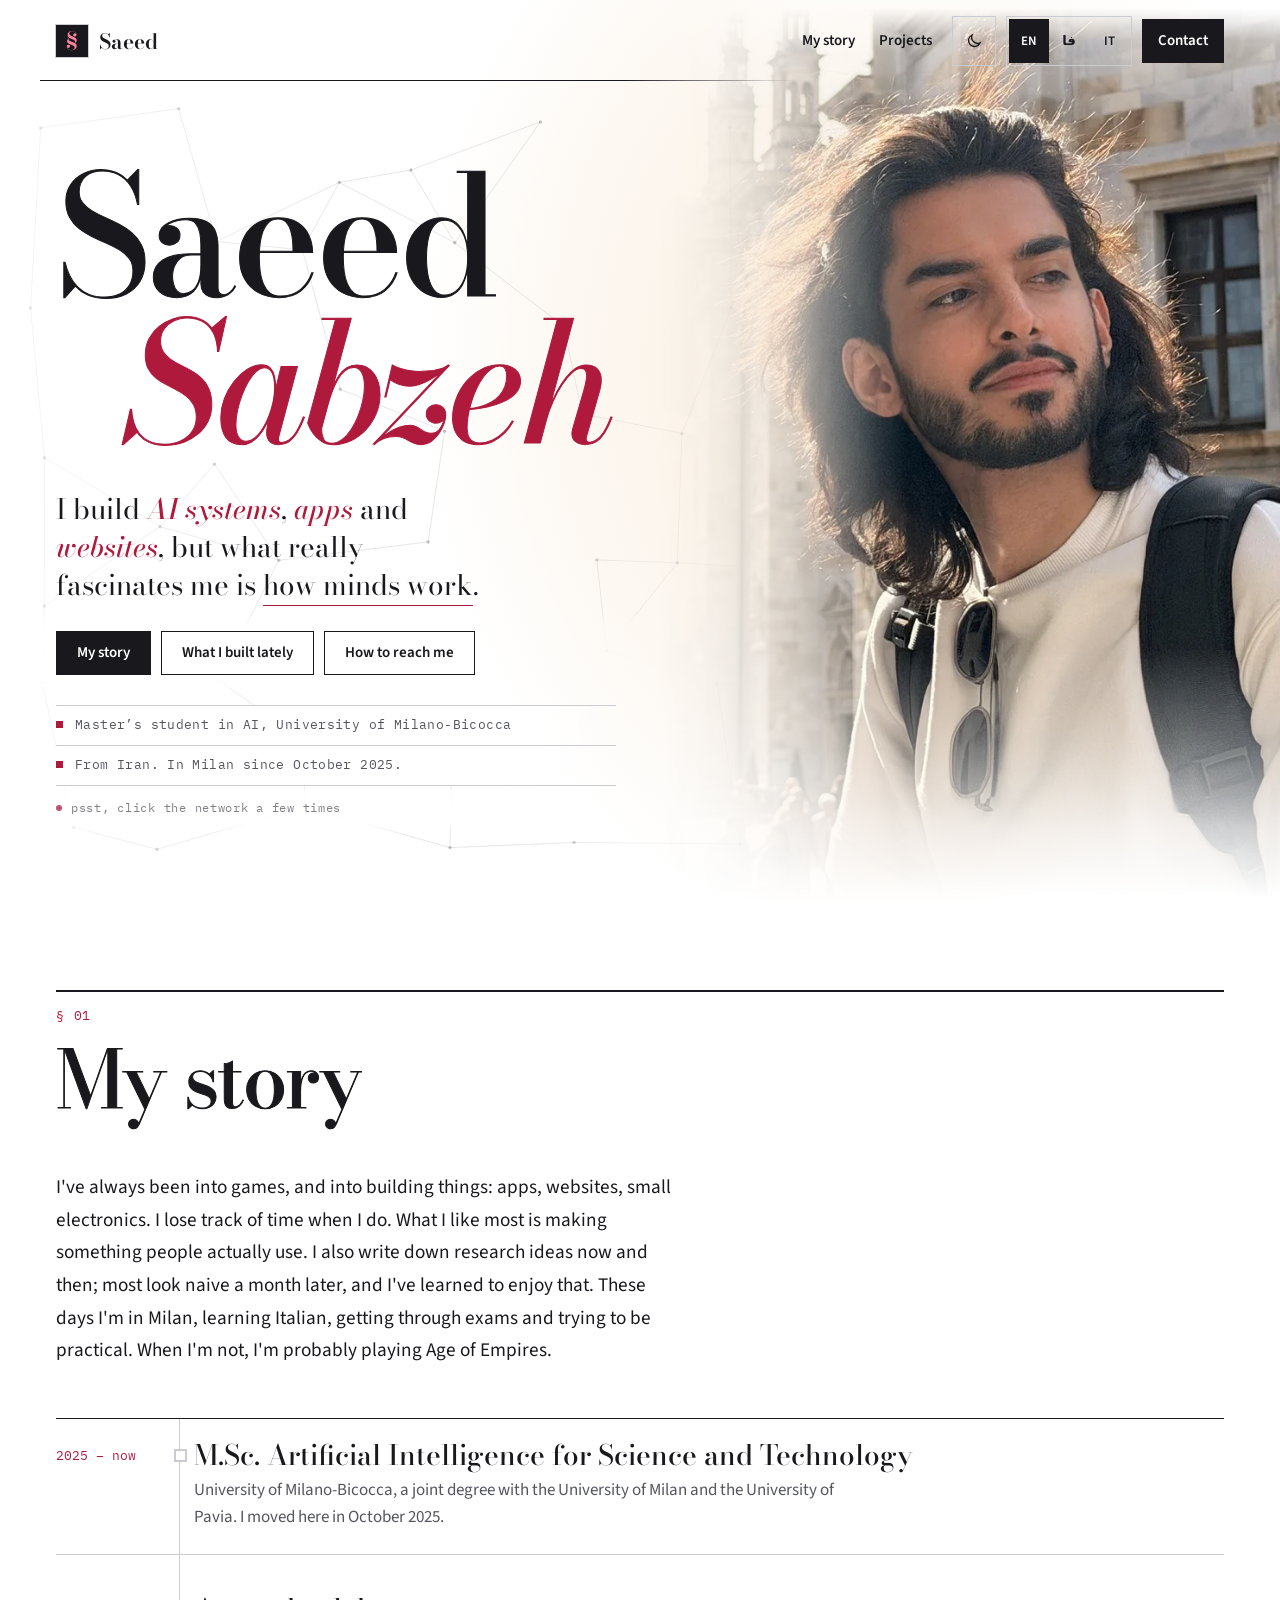
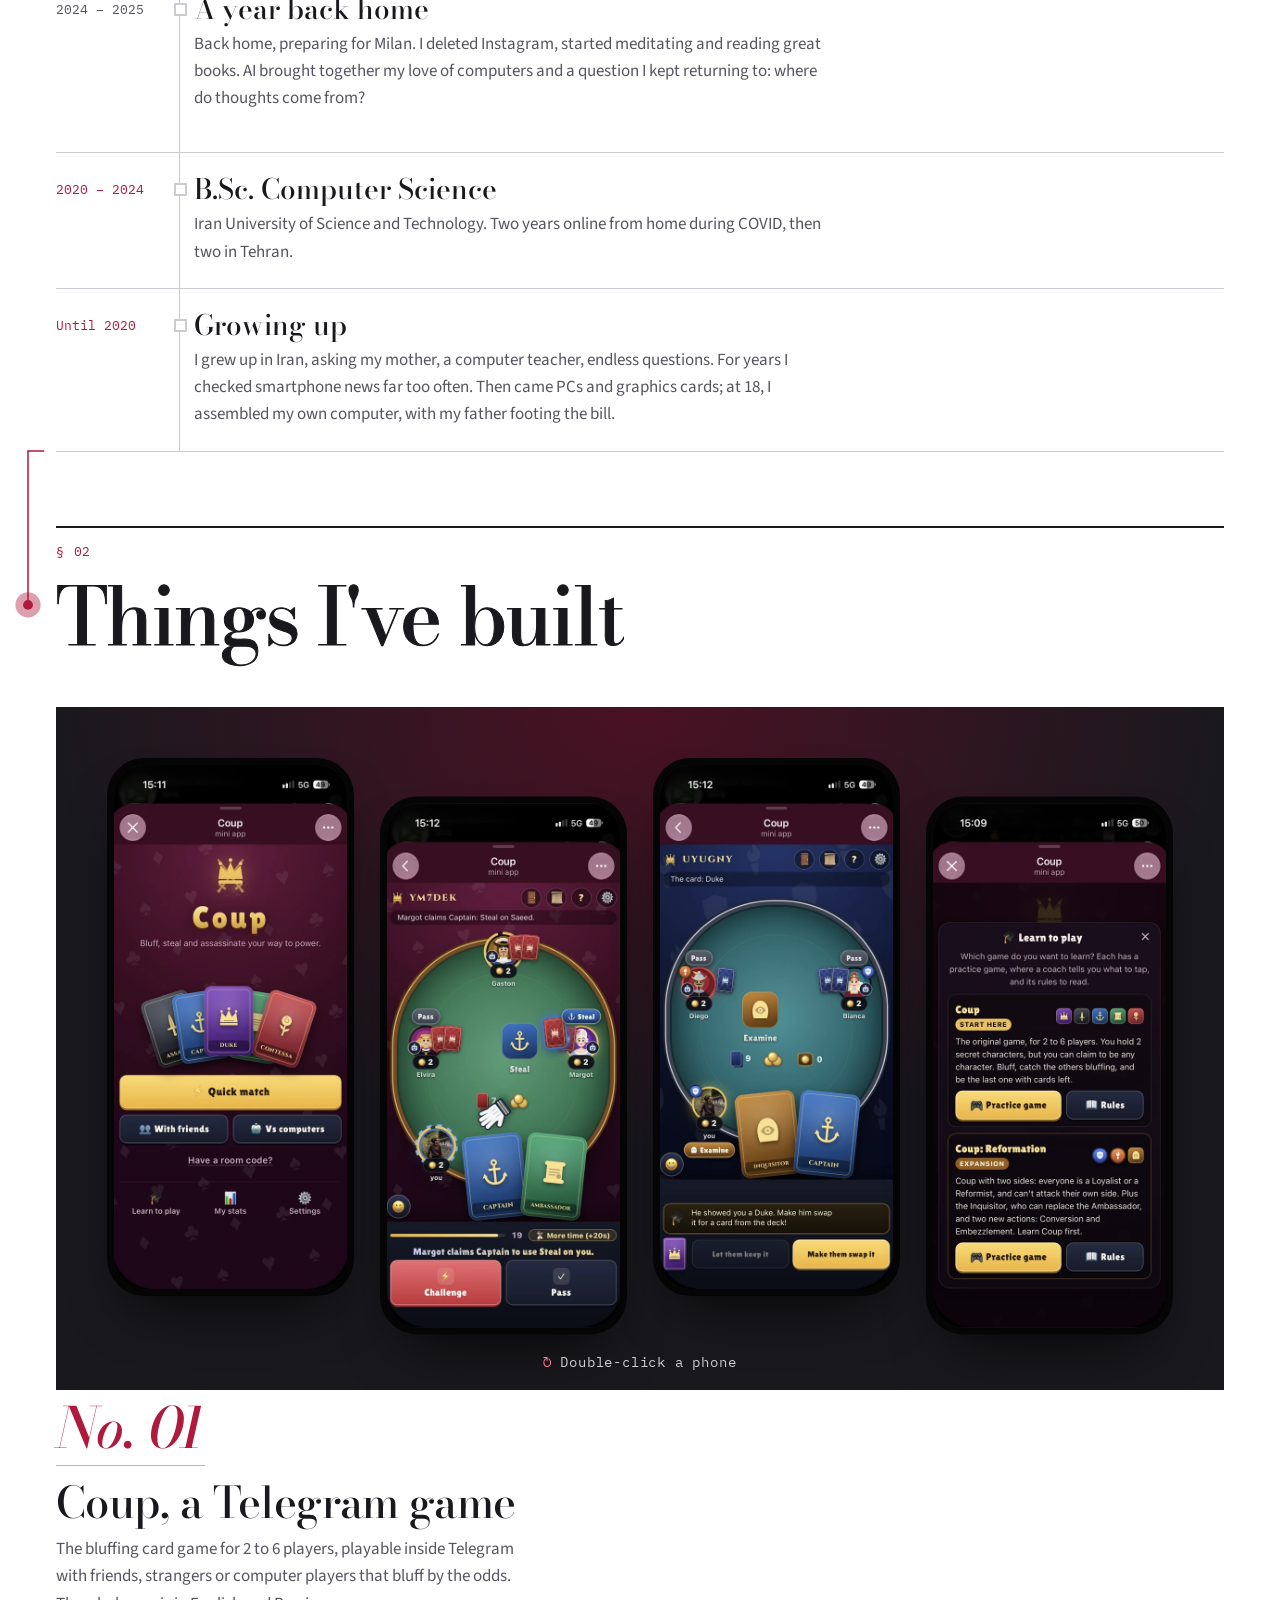
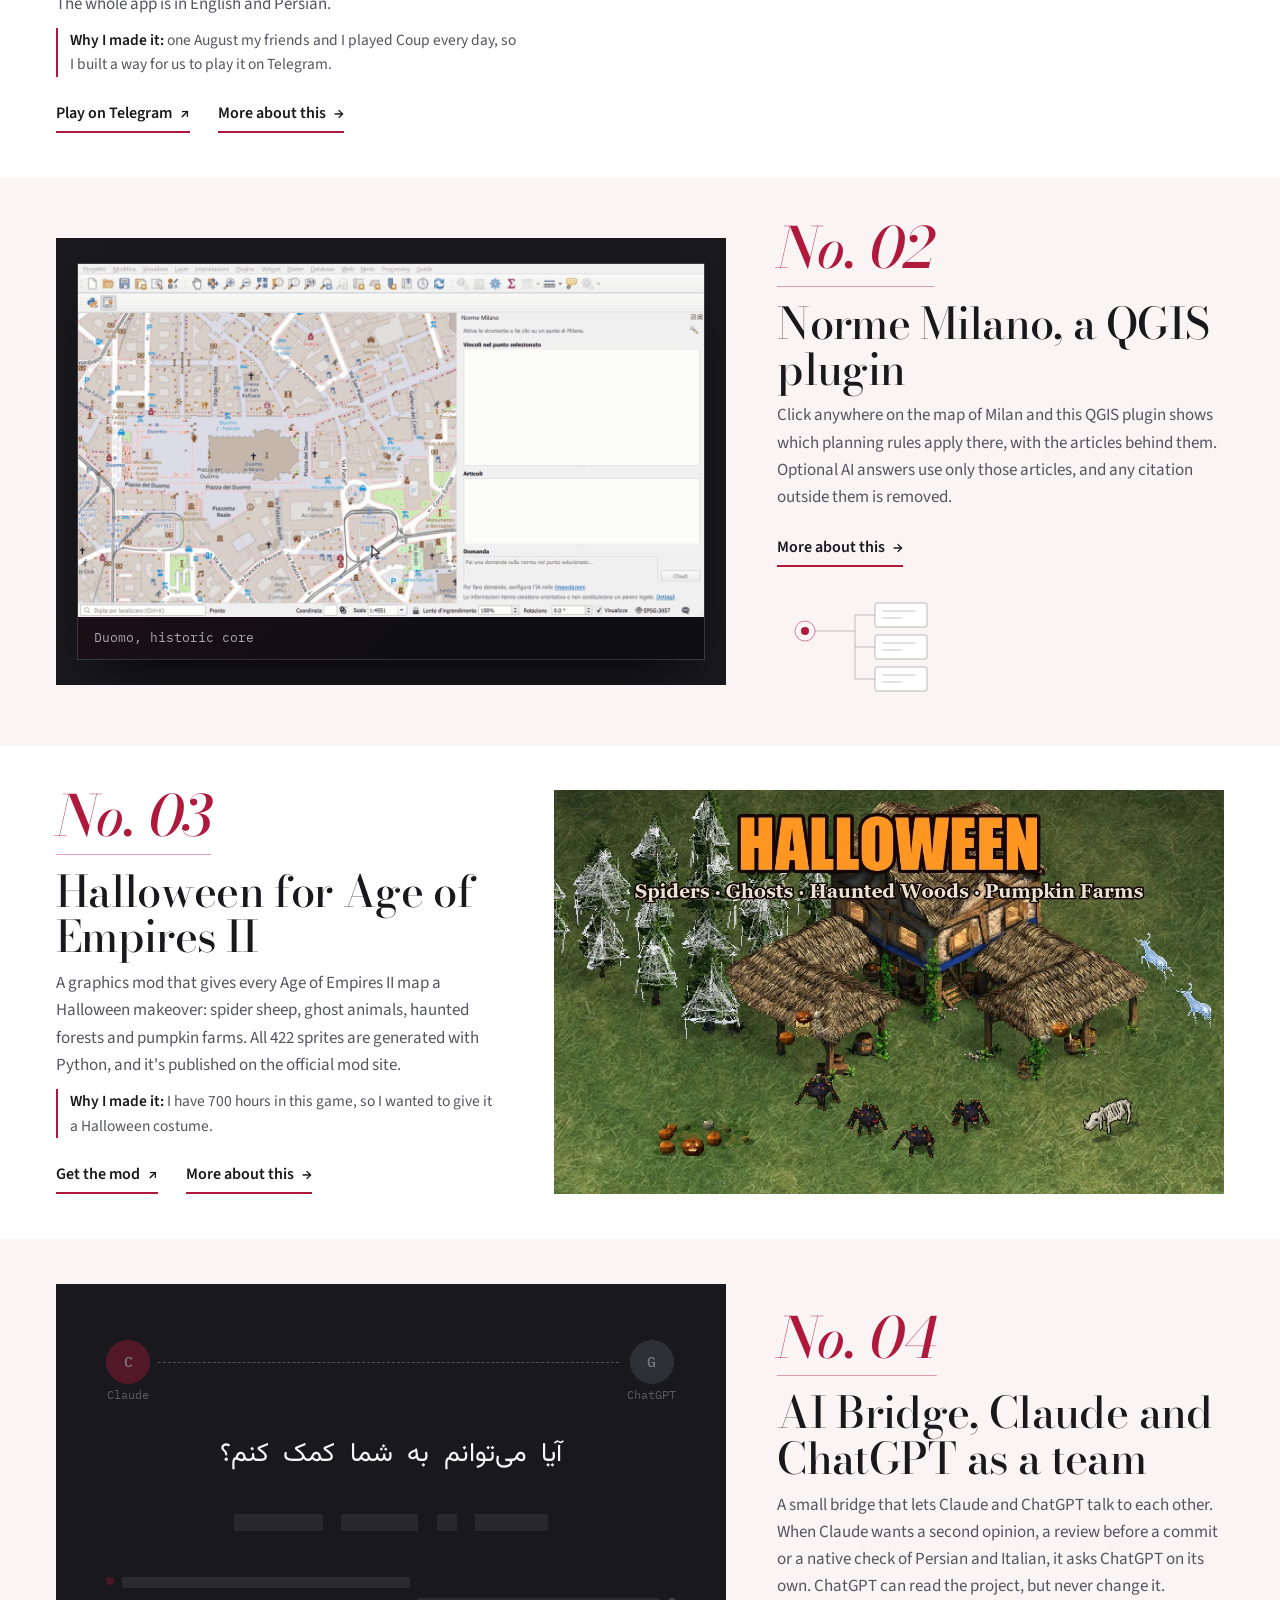
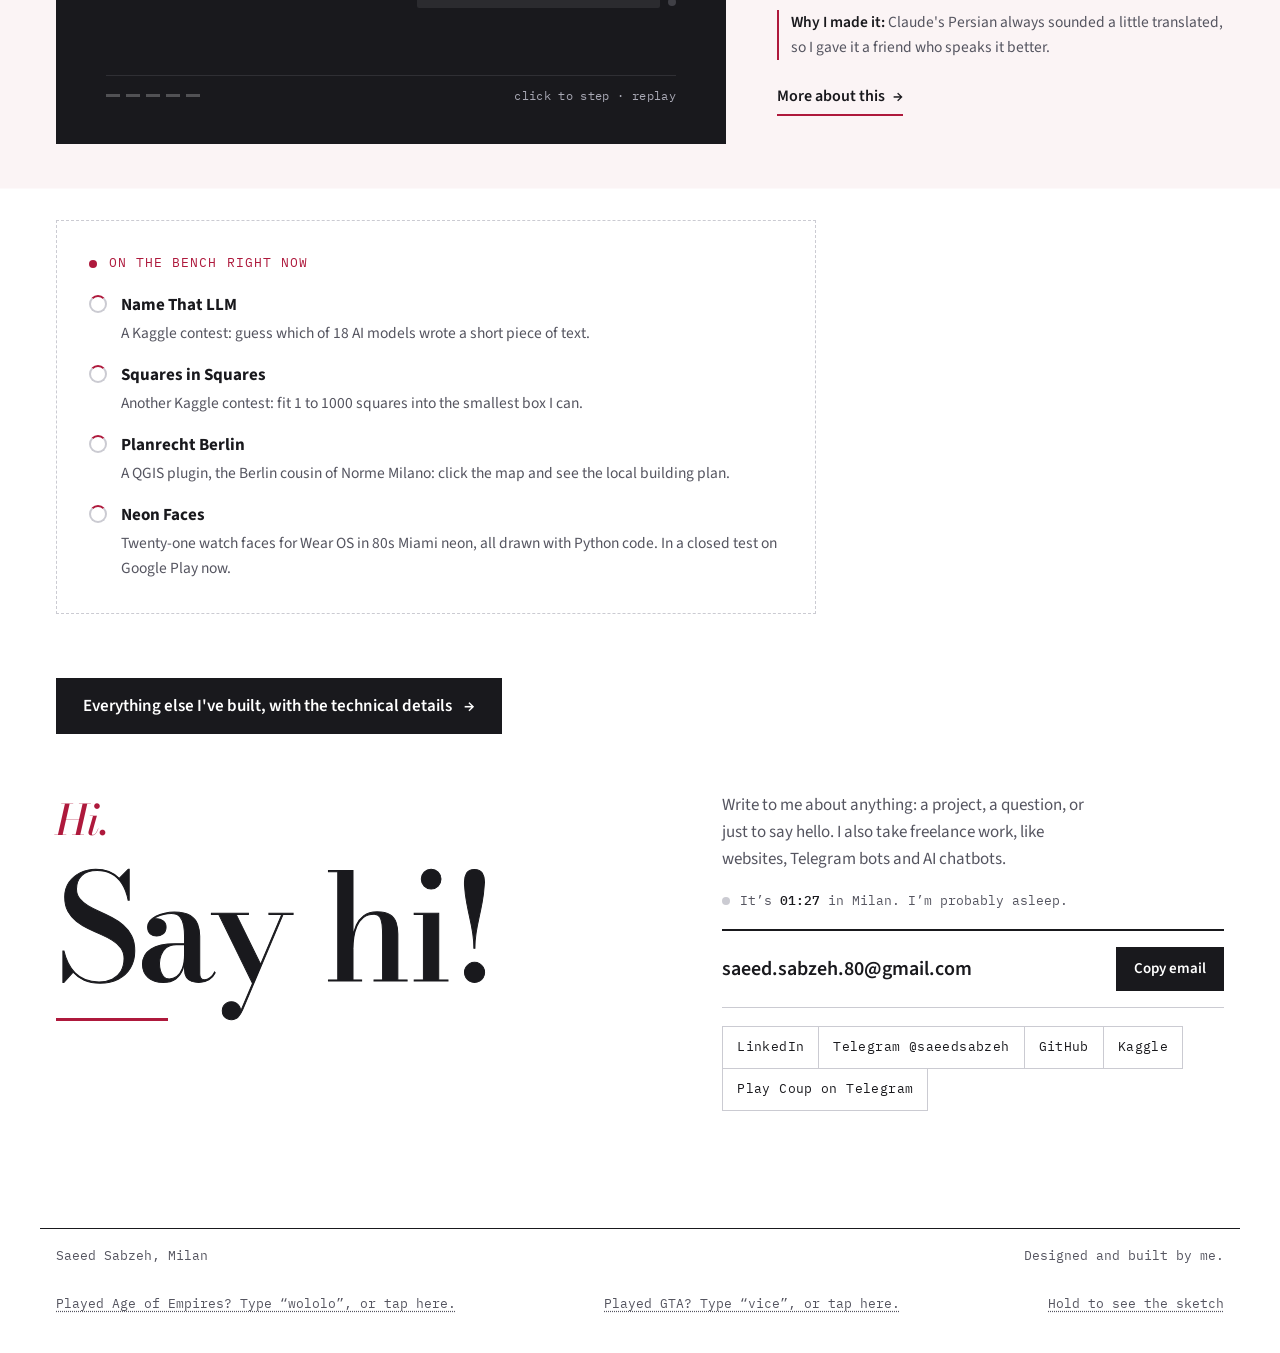
<file: index.html>
<!doctype html>
<html lang="en" data-title="pageTitle">
<head>
<meta charset="utf-8">
<meta name="viewport" content="width=device-width, initial-scale=1, viewport-fit=cover">
<link rel="icon" type="image/png" sizes="32x32" href="favicon-32.png">
<link rel="icon" type="image/png" sizes="16x16" href="favicon-16.png">
<link rel="icon" type="image/png" sizes="48x48" href="favicon-48.png">
<link rel="icon" type="image/png" sizes="192x192" href="icon-192.png">
<meta property="og:title" content="Saeed Sabzeh">
<meta property="og:description" content="I build AI systems, apps and websites, but what really fascinates me is how minds work. AI master's student at the University of Milano-Bicocca.">
<meta property="og:image" content="https://saeedsabzeh.com/og.jpg?v=4">
<meta property="og:image:width" content="1200">
<meta property="og:image:height" content="630">
<meta property="og:image:alt" content="Saeed Sabzeh">
<meta property="og:url" content="https://saeedsabzeh.com/">
<meta property="og:type" content="website">
<meta name="twitter:card" content="summary_large_image">
<link rel="canonical" href="https://saeedsabzeh.com/">
<meta name="google-site-verification" content="U2I_u8QxCf67vhvJ4rJu6bhxYC17xVqTQmc-ld1xX9s">
<link rel="apple-touch-icon" href="apple-touch-icon.png">
<meta name="theme-color" content="#FFFFFF" media="(prefers-color-scheme: light)" data-c="#FFFFFF">
<meta name="theme-color" content="#17171B" media="(prefers-color-scheme: dark)" data-c="#17171B">
<script type="application/ld+json">
{"@context":"https://schema.org","@type":"Person","name":"Saeed Sabzeh","url":"https://saeedsabzeh.com/","image":"https://saeedsabzeh.com/img/portrait.webp","email":"mailto:saeed.sabzeh.80@gmail.com","jobTitle":"AI master's student","description":"Builds AI systems, apps and websites and is fascinated by how minds work. AI master's student in Milan.","address":{"@type":"PostalAddress","addressLocality":"Milan","addressCountry":"IT"},"knowsLanguage":["en","fa","it"],"affiliation":{"@type":"CollegeOrUniversity","name":"University of Milano-Bicocca"},"alumniOf":{"@type":"CollegeOrUniversity","name":"Iran University of Science and Technology"},"sameAs":["https://www.linkedin.com/in/saeedsabzeh/","https://t.me/saeedsabzeh","https://www.kaggle.com/saeedsabzeh","https://github.com/SaeedSabzeh"]}
</script>
<script>(function(){var r=document.documentElement;if(matchMedia('(prefers-reduced-motion: reduce)').matches||matchMedia('(forced-colors: active)').matches||!('IntersectionObserver' in window))return;r.classList.add('sk-on');setTimeout(function(){if(!window.skReady)r.classList.remove('sk-on')},4000)})();</script>
<style>:root{padding-top:env(safe-area-inset-top,0px);padding-bottom:env(safe-area-inset-bottom,0px)}body{margin:0}img{max-width:100%}[hidden]{display:none!important}</style>
<title>Saeed Sabzeh</title>
<meta name="description" content="Saeed Sabzeh builds AI systems, apps and websites and is fascinated by how minds work. AI master's student at the University of Milano-Bicocca.">
<link rel="preconnect" href="https://fonts.googleapis.com">
<link rel="preconnect" href="https://fonts.gstatic.com" crossorigin>
<link href="https://fonts.googleapis.com/css2?family=Bodoni+Moda:ital,opsz,wght@0,6..96,400..700;1,6..96,400..700&family=IBM+Plex+Mono:wght@400;500&family=Markazi+Text:wght@400..700&family=Source+Sans+3:wght@400..700&family=Vazirmatn:wght@400;600;700&display=swap" rel="stylesheet">
<script>try{var t=localStorage.getItem("theme");if(t==="light"||t==="dark")document.documentElement.dataset.theme=t;if(localStorage.getItem("vice")==="1"){var d=document;d.documentElement.setAttribute("data-vice","1");d.querySelectorAll('meta[name=theme-color]').forEach(function(m){m.content="#b98dba"});var l=d.createElement("link");l.rel="preload";l.as="image";l.href="img/vice-bg.webp";d.head.appendChild(l)};var D=document,pl=D.createElement("link");pl.rel="preload";pl.as="image";pl.setAttribute("fetchpriority","high");var v=D.documentElement.hasAttribute("data-vice"),n=!v&&(t==="dark"||(t!=="light"&&matchMedia("(prefers-color-scheme: dark)").matches));pl.href=v?"img/portrait-vice.webp":n?"img/night.webp":"img/day.webp";if(!v){pl.setAttribute("imagesrcset",n?"img/night-760.webp 760w, img/night.webp 1254w":"img/day-600.webp 600w, img/day.webp 1050w");pl.setAttribute("imagesizes","(max-width:820px) 100vw, 54vw")}D.head.appendChild(pl)}catch(e){}</script>
<link rel="stylesheet" href="assets/site.css?v=56">
<link rel="stylesheet" href="assets/thread.css?v=2">
<link rel="stylesheet" href="assets/sketch.css?v=4">
<link rel="stylesheet" href="assets/bridge.css?v=4">
<link rel="stylesheet" href="assets/hero.css?v=16">
</head>
<body>
<header class="top">
  <div class="wrap">
    <a class="mono" href="#top" aria-label="Saeed Sabzeh, home" data-i-aria-label="homeLabel">
      <span class="mark" aria-hidden="true">§</span>
      <span class="mono-t" data-i="h_first">Saeed</span>
    </a>
    <nav class="toplinks" aria-label="Sections" data-i-aria-label="sectionsLabel">
      <a href="#about" data-i="ctaStory">My story</a>
      <a href="projects/" data-i="n_projects">Projects</a>
      <button type="button" class="theme" aria-label="Switch to dark mode" title="Switch to dark mode"><svg viewBox="0 0 24 24" width="18" height="18" fill="none" stroke="currentColor" stroke-width="1.8" stroke-linecap="square" stroke-linejoin="miter" aria-hidden="true"><path class="i-moon" d="M20 14.5A8 8 0 0 1 9.5 4 8 8 0 1 0 20 14.5z"/><g class="i-sun"><circle cx="12" cy="12" r="4"/><path d="M12 2.5v2.5M12 19v2.5M2.5 12H5M19 12h2.5M5.3 5.3l1.8 1.8M16.9 16.9l1.8 1.8M5.3 18.7l1.8-1.8M16.9 7.1l1.8-1.8"/></g></svg></button>
      <div class="langs" role="group" aria-label="Language" data-i-aria-label="languageLabel" dir="ltr"><button type="button" data-l="en" lang="en" aria-label="English" aria-pressed="true">EN</button><button type="button" data-l="fa" lang="fa" aria-label="فارسی" aria-pressed="false">فا</button><button type="button" data-l="it" lang="it" aria-label="Italiano" aria-pressed="false">IT</button></div>
      <a class="hire" href="#contact" data-i="n_hire">Contact</a>
    </nav>
  </div>
</header>

<main id="top">
<section class="hero" data-sk>
  <canvas class="mind" aria-hidden="true"></canvas>
  <div class="wrap">
    <div>
      <h1 class="name"><span data-i="h_first">Saeed</span> <span data-i="h_last">Sabzeh</span></h1>
      <p class="intro" data-i="intro">I build <b>AI systems</b>, <b>apps</b> and <b>websites</b>, but what really fascinates me is <span class="mind-q">how minds work</span>.</p>
      <div class="hero-cta"><a class="solid" href="#about" data-i="ctaStory">My story</a><a href="#work" data-i="ctaWork">What I built lately</a><a href="#contact" data-i="ctaContact">How to reach me</a></div>
      <div class="where"><span class="chip" data-i="chip1">Master’s student in AI, University of <span class="nw">Milano-Bicocca</span></span><span class="chip" data-i="chip2">From Iran. In Milan since October 2025.</span></div>
      <span class="hint" id="mindHint" data-i="mindHint">psst, click the network a few times</span>
    </div>
    <figure class="hp">
      <img class="hp-day" aria-hidden="true" data-src="img/day.webp" data-srcset="img/day-600.webp 600w, img/day.webp 1050w" sizes="(max-width:820px) 100vw, 54vw" alt="Portrait of Saeed Sabzeh" data-i-alt="portraitAlt" width="1050" height="1050" decoding="async">
      <img class="hp-night" aria-hidden="true" data-src="img/night.webp" data-srcset="img/night-760.webp 760w, img/night.webp 1254w" sizes="(max-width:820px) 100vw, 54vw" alt="Portrait of Saeed Sabzeh" data-i-alt="portraitAlt" width="1254" height="1254" decoding="async">
      <img class="hp-vice" aria-hidden="true" data-src="img/portrait-vice.webp" alt="Saeed in sunglasses, drawn into a Miami sunset" data-i-alt="portraitViceAlt" width="800" height="1000" decoding="async">
      <noscript><img class="hp-day" src="img/day.webp" srcset="img/day-600.webp 600w, img/day.webp 1050w" sizes="(max-width:820px) 100vw, 54vw" alt="Portrait of Saeed Sabzeh" width="1050" height="1050"></noscript>
    </figure>
    <script>/* the picture for the current mode is requested first; hero.js loads the others later */
(function(){try{var h=document.documentElement,t=h.dataset.theme,m=h.hasAttribute("data-vice")?"vice":(t==="dark"||(t!=="light"&&matchMedia("(prefers-color-scheme: dark)").matches))?"night":"day",i=document.querySelector(".hp-"+m),f=i.parentNode,nx=function(fn){var d=0,run=function(){if(!d){d=1;fn()}};requestAnimationFrame(run);setTimeout(run,100)},go=function(){if(!f.classList.contains("hp-wait"))return;nx(function(){nx(function(){f.classList.remove("hp-wait")})})};f.classList.add("hp-wait");f.setAttribute("data-hp",m);if(i.dataset.srcset)i.srcset=i.dataset.srcset;i.src=i.dataset.src;i.removeAttribute("aria-hidden");i.setAttribute("fetchpriority","high");(i.decode?i.decode():Promise.reject()).then(go,go);setTimeout(go,4000)}catch(e){}})()</script>
  </div>
</section>

<section class="sec about" id="about" aria-labelledby="aboutH">
  <div class="wrap">
    <div class="sec-head" data-sk>
      <h2 class="h2" id="aboutH" data-i="aboutH">My story</h2>
    </div>
    <p class="me-intro" data-sk data-i="meIntro">I've always been into games, and into building things: apps, websites, small electronics. I lose track of time when I do. What I like most is making something people actually use. I also write down research ideas now and then; most look naive a month later, and I've learned to enjoy that. These days I'm in Milan, learning Italian, getting through exams and trying to be practical. When I'm not, I'm probably playing Age of Empires.</p>
    <ol class="edu">
          <li data-sk><span class="when" data-i="ed1w">2025 – now</span><h3 data-i="ed1h">M.Sc. Artificial Intelligence for Science and Technology</h3><p data-i="ed1p">University of Milano-Bicocca, a joint degree with the University of Milan and the University of Pavia. I moved here in October 2025.</p></li>
          <li data-sk class="year-room"><span class="when" data-i="edYw">2024 – 2025</span><h3 data-i="edYh">A year back home</h3><p data-i="edYp">Back home, preparing for Milan. I deleted Instagram, started meditating and reading great books. AI brought together my love of computers and a question I kept returning to: where do thoughts come from?</p></li>
          <li data-sk><span class="when" data-i="ed2w">2020 – 2024</span><h3 data-i="ed2h">B.Sc. Computer Science</h3><p data-i="ed2p">Iran University of Science and Technology. Two years online from home during COVID, then two in Tehran.</p></li>
          <li data-sk><span class="when" data-i="edGw">Until 2020</span><h3 data-i="edGh">Growing up</h3><p data-i="edGp">I grew up in Iran, asking my mother, a computer teacher, endless questions. For years I checked smartphone news far too often. Then came PCs and graphics cards; at 18, I assembled my own computer, with my father footing the bill.</p></li>
        </ol>
  </div>
</section>

<section class="sec" id="work" aria-labelledby="workH">
  <div class="wrap">
    <div class="sec-head" data-sk>
      <h2 class="h2" id="workH" data-i="workH">Things I've built</h2>
    </div>

    <div class="plates">
      <article class="plate p-coup" data-sk>
        <div class="coup-strip">
        <div class="vis phones">
          <figure><img src="img/coup-home.webp" alt="Coup home screen inside Telegram, with Quick match, With friends and Vs computers" data-i-alt="coupHomeAlt" width="520" height="1130" loading="lazy" decoding="async"></figure>
          <figure><img src="img/coup-table.webp" alt="A Coup table where a computer player claims the Captain to steal from you, and you can challenge or pass" data-i-alt="coupTableAlt" width="520" height="1130" loading="lazy" decoding="async"></figure>
          <figure><img src="img/coup-reformation.webp" alt="A Coup Reformation practice game where the coach tells you to make a player swap the Duke they showed" data-i-alt="coupPracticeAlt" width="520" height="1130" loading="lazy" decoding="async"></figure>
          <figure><img src="img/coup-learn.webp" alt="Coup Learn to play screen with a coached practice game and rules for Coup and the Reformation expansion" data-i-alt="coupLearnAlt" width="520" height="1130" loading="lazy" decoding="async"></figure>
        </div>
        <span class="swipe-cue" aria-hidden="true"><span class="swipe-t">swipe</span><svg viewBox="0 0 24 24" width="16" height="16" fill="none" stroke="currentColor" stroke-width="2.2" stroke-linecap="square" aria-hidden="true"><path d="M6 6l6 6-6 6M13 6l6 6-6 6"/></svg></span>
        </div>
        <p class="flip-hint"><span class="fh-m" data-i="coupFlipM">Double-click a phone</span><span class="fh-t" data-i="coupFlipT">Double-tap a phone</span></p>
        <div class="cap">
          <h3 data-i="coupH">Coup, a Telegram game</h3>
          <p data-i="coupP">The bluffing card game for 2 to 6 players, playable inside Telegram with friends, strangers or computer players that bluff by the odds. The whole app is in English and Persian.</p>
          <p class="why" data-i="coupWhy"><b>Why I made it:</b> one August my friends and I played Coup every day, so I built a way for us to play it on Telegram.</p>
          <div class="golinks"><a class="go" href="https://t.me/coupminigamebot" target="_blank" rel="noopener" data-i="coupGo">Play on Telegram</a><a class="go int" href="projects/#coup" data-i="moreAbout">More about this</a></div>
        </div>
      </article>

      <article class="plate p-ml p-qgis" data-sk>
        <div class="vis">
          <div class="qshot">
            <figure class="qslide">
                <a href="img/qgis-duomo.webp" target="_blank" rel="noopener" aria-label="Open the full-size screenshot" data-i-aria-label="openScreenshot"><picture>
                  <source media="(prefers-reduced-motion: reduce)" srcset="img/qgis-duomo.webp" width="1600" height="860">
                  <source media="(max-width:640px)" srcset="img/qgis-duomo-phone.webp" width="1060" height="998">
                  <img src="img/qgis-duomo-demo.webp" alt="QGIS with the Norme Milano panel open after a click on the Duomo: a historic-core constraint, the governing articles, and an answer about building a basement" data-i-alt="qgisDuomoAlt" width="1280" height="720" loading="lazy" decoding="async">
                </picture></a>
                <figcaption data-i="qT1">Duomo, historic core</figcaption>
              </figure>
          </div>
        </div>
        <div class="cap">
          <h3 data-i="qgH">Norme Milano, a QGIS plugin</h3>
          <p data-i="qgP">Click anywhere on the map of Milan and this QGIS plugin shows which planning rules apply there, with the articles behind them. Optional AI answers use only those articles, and any citation outside them is removed.</p>
          <a class="go int" href="projects/#norme-milano" data-i="moreAbout">More about this</a>
          <div class="qinset" aria-hidden="true">
            <svg viewBox="0 0 160 110" focusable="false">
              <path class="wire" d="M38 40H78M78 24V88M78 24H98M78 56H98M78 88H98"/>
              <path class="hl h0" pathLength="1" d="M38 40H78"/>
              <path class="hl h1" pathLength="1" d="M78 40V24H98"/>
              <path class="hl h2" pathLength="1" d="M78 40V56H98"/>
              <path class="hl h3" pathLength="1" d="M78 56V88H98"/>
              <circle class="pin-ring" cx="28" cy="40" r="10"/>
              <circle class="pin" cx="28" cy="40" r="4"/>
              <g class="slip s1"><rect x="98" y="12" width="52" height="24" rx="2"/><line x1="106" y1="20" x2="138" y2="20"/><line x1="106" y1="27" x2="124" y2="27"/></g>
              <g class="slip s2"><rect x="98" y="44" width="52" height="24" rx="2"/><line x1="106" y1="52" x2="138" y2="52"/><line x1="106" y1="59" x2="124" y2="59"/></g>
              <g class="slip s3"><rect x="98" y="76" width="52" height="24" rx="2"/><line x1="106" y1="84" x2="138" y2="84"/><line x1="106" y1="91" x2="124" y2="91"/></g>
            </svg>
          </div>
        </div>
      </article>

      <!-- Neon Faces is hidden while it's in a closed test; it is listed under "On the bench right now" instead. Uncomment to bring the plate back.
      <article class="plate p-ml p-watch" data-sk>
        <div class="vis">
          <i class="wf-grid" aria-hidden="true"></i>
          <div class="wf" dir="ltr">
            <div class="wf-watch" role="button" tabindex="0" aria-label="Next watch face" data-i-aria-label="wfNext" aria-describedby="wfNow">
              <i class="wf-strap wf-st-t" aria-hidden="true"></i><i class="wf-strap wf-st-b" aria-hidden="true"></i><i class="wf-crown" aria-hidden="true"></i>
              <div class="wf-bezel"><div class="wf-face"><i class="wf-glass" aria-hidden="true"></i>
                <img class="wf-img on" src="img/watch/sunset86.webp" srcset="img/watch/sunset86.webp 440w, img/watch/660/sunset86.webp 660w, img/watch/2x/sunset86.webp 880w" sizes="(min-width:901px) 280px, min(260px, 58vw)" alt="Sunset 86 watch face" width="440" height="440" loading="lazy" decoding="async">
                <img class="wf-img" alt="" aria-hidden="true" width="440" height="440" decoding="async">
              </div></div>
            </div>
            <div class="wf-meta">
              <p class="wf-name" aria-hidden="true">Sunset 86 &middot; 01 / 21</p>
              <button type="button" class="wf-pp" aria-label="Pause the slideshow"><i><svg class="i-pause" viewBox="0 0 24 24" width="12" height="12" fill="currentColor" aria-hidden="true"><path d="M7 5h4v14H7zM13 5h4v14h-4z"/></svg><svg class="i-play" viewBox="0 0 24 24" width="12" height="12" fill="currentColor" aria-hidden="true"><path d="M8 5l11 7-11 7z"/></svg></i></button>
            </div>
            <div class="wf-rowbox"><button type="button" class="wf-arr wf-prev" aria-label="Earlier faces" data-i-aria-label="wfBack"><svg viewBox="0 0 24 24" width="14" height="14" fill="none" stroke="currentColor" stroke-width="2.4" aria-hidden="true"><path d="M15 5l-7 7 7 7"/></svg></button><div class="wf-row" role="group" aria-label="Watch faces" data-i-aria-label="wfRow"></div><button type="button" class="wf-arr wf-next" aria-label="More faces" data-i-aria-label="wfMore"><svg viewBox="0 0 24 24" width="14" height="14" fill="none" stroke="currentColor" stroke-width="2.4" aria-hidden="true"><path d="M9 5l7 7-7 7"/></svg></button></div>
            <span class="wf-sr wf-say" aria-live="polite"></span><span class="wf-sr wf-now" id="wfNow">Sunset 86, 1 of 21</span>
          </div>
        </div>
        <div class="cap">
          <h3 data-i="wfH">Neon Faces, watch faces for Wear OS</h3>
          <p data-i="wfP">I made twenty-one of them, all in 80s Miami neon: sunsets, palm trees, pink skies and arcade fonts. Every picture, icon and even the lettering is drawn with Python code, and they're in testing on Google Play now.</p>
          <div class="golinks"><a class="go int" href="projects/#neon-faces" data-i="moreAbout">More about this</a></div>
        </div>
      </article>
      -->

      <article class="plate p-ml p-halloween" data-sk>
        <div class="vis">
          <img src="img/aoe2-halloween.webp" alt="Age of Empires II with the Halloween mod: cobweb-covered pine trees, ghost deer, spider sheep, a skeleton boar, pumpkins and a decorated Town Center" data-i-alt="halloweenAlt" width="1280" height="720" loading="lazy" decoding="async">
        </div>
        <div class="cap">
          <h3 data-i="hwH">Halloween for Age of Empires II</h3>
          <p data-i="hwP">A graphics mod that gives every Age of Empires II map a Halloween makeover: spider sheep, ghost animals, haunted forests and pumpkin farms. All 422 sprites are generated with Python, and it's published on the official mod site.</p>
          <p class="why" data-i="hwWhy"><b>Why I made it:</b> I have 700 hours in this game, so I wanted to give it a Halloween costume.</p>
          <div class="golinks"><a class="go" href="https://www.ageofempires.com/mods/details/562122" target="_blank" rel="noopener" data-i="getMod">Get the mod</a><a class="go int" href="projects/#halloween" data-i="moreAbout">More about this</a></div>
        </div>
      </article>

      <article class="plate p-ml p-bridge p-bridge-s" data-sk>
        <div class="vis" role="button" tabindex="0" aria-label="AI Bridge example: ChatGPT marks a stiff Persian sentence and replaces it with a natural one. Press to go to the next step, and again at the end to replay." data-i-aria-label="abStepLbl">
          <div class="bx bx4" dir="ltr" aria-hidden="true">
            <div class="bx-top">
              <div class="bx-mk bx-mk-c" data-k="mc"><b>C</b><span>Claude</span></div>
              <div class="bx-wire"><i class="bx-dot" data-k="dot"></i></div>
              <div class="bx-mk bx-mk-g" data-k="mg"><b>G</b><span>ChatGPT</span></div>
            </div>
            <div class="bx-mid">
              <div class="bx-sent bx-old" lang="fa" dir="rtl" data-k="old"><span class="bx-run" data-k="run"><span class="bx-wd">آیا</span> <span class="bx-wd">می&zwnj;توانم</span> <span class="bx-wd">به</span> <span class="bx-wd">شما</span> <span class="bx-wd">کمک</span> <span class="bx-wd">کنم؟</span></span></div>
              <div class="bx-sent bx-new" lang="fa" dir="rtl" data-k="new"><span class="bx-wd">کمکی</span> <span class="bx-wd">از</span> <span class="bx-wd">دستم</span> <span class="bx-wd">برمیاد؟</span></div>
            </div>
            <div class="bx-lbls">
              <p class="bx-fd" data-k="l1"><i></i><span data-i="abL1" dir="auto">Claude: does this sound natural?</span></p>
              <p class="bx-l2 bx-fd" data-k="l2"><i></i><span data-i="abL2" dir="auto">ChatGPT: correct, but stiff</span></p>
            </div>
            <div class="bx-foot"><span class="bx-dots"><i></i><i></i><i></i><i></i><i></i></span><span class="bx-tap" data-i="abTap" dir="auto">tap to step · replay</span></div>
          </div>
        </div>
        <div class="cap">
          <h3 data-i="abH">AI Bridge, Claude and ChatGPT as a team</h3>
          <p data-i="abP">A small bridge that lets Claude and ChatGPT talk to each other. When Claude wants a second opinion, a review before a commit or a native check of Persian and Italian, it asks ChatGPT on its own. ChatGPT can read the project, but never change it.</p>
          <p class="why" data-i="abWhy"><b>Why I made it:</b> Claude's Persian always sounded a little translated, so I gave it a friend who speaks it better.</p>
          <div class="golinks"><a class="go int" href="projects/#ai-bridge" data-i="moreAbout">More about this</a></div>
        </div>
      </article>
    </div>
    <!-- What I'm working on now. To update: add, change or remove one <li> (and its wip* keys in assets/i18n.js). -->
    <section class="wip" aria-labelledby="wipH" data-sk>
      <h3 class="wip-h" id="wipH" data-i="wipH">On the bench right now</h3>
      <ul class="wip-list">
        <li><span class="wip-spin" aria-hidden="true"></span><div><a href="https://www.kaggle.com/competitions/name-that-llm" target="_blank" rel="noopener"><b>Name That LLM</b></a><span data-i="wip1">A Kaggle contest: guess which of 18 AI models wrote a short piece of text.</span></div></li>
        <li><span class="wip-spin" aria-hidden="true"></span><div><a href="https://www.kaggle.com/competitions/squares-in-squares" target="_blank" rel="noopener"><b>Squares in Squares</b></a><span data-i="wip2">Another Kaggle contest: fit 1 to 1000 squares into the smallest box I can.</span></div></li>
        <li><span class="wip-spin" aria-hidden="true"></span><div><a href="https://github.com/SaeedSabzeh/planrecht-berlin" target="_blank" rel="noopener"><b>Planrecht Berlin</b></a><span data-i="wip3">A QGIS plugin, the Berlin cousin of Norme Milano: click the map and see the local building plan.</span></div></li>
        <li><span class="wip-spin" aria-hidden="true"></span><div><b class="wip-t">Neon Faces</b><span data-i="wip4">Twenty-one watch faces for Wear OS in 80s Miami neon, all drawn with Python code. In a closed test on Google Play now.</span></div></li>
      </ul>
    </section>
    <div class="allp-wrap" data-sk><a class="allp" href="projects/" data-i="allProjects">Everything else I've built, with the technical details</a></div>
  </div>
</section>

<section class="sec contact" id="contact" aria-labelledby="cH">
  <div class="wrap">
    <div class="hello-wrap" data-sk>
      <div class="hello" aria-hidden="true"><span lang="en" dir="ltr">Hi.</span><span lang="fa" dir="rtl">هی.</span><span lang="it" dir="ltr">Ehi.</span></div>
      <h2 class="h2" id="cH" data-i="cH">Say hi!</h2>
    </div>
    <div class="cbox" data-sk>
      <p class="cnote" data-i="cNote">Write to me about anything: a project, a question, or just to say hello. I also take freelance work, like websites, Telegram bots and AI chatbots.</p>
      <p class="now" id="milanNow" hidden></p>
      <div class="mail"><a id="email" href="mailto:saeed.sabzeh.80@gmail.com">saeed.sabzeh.80@gmail.com</a><button class="btn" id="copy" type="button">Copy email</button></div>
      <div class="links">
        <a href="https://www.linkedin.com/in/saeedsabzeh/" target="_blank" rel="noopener me">LinkedIn</a>
        <a href="https://t.me/saeedsabzeh" target="_blank" rel="noopener me">Telegram @saeedsabzeh</a>
        <a href="https://github.com/SaeedSabzeh" target="_blank" rel="noopener me">GitHub</a>
        <a href="https://www.kaggle.com/saeedsabzeh" target="_blank" rel="noopener me">Kaggle</a>
        <a href="https://t.me/coupminigamebot" target="_blank" rel="noopener" data-i="cCoup">Play Coup on Telegram</a>
      </div>
    </div>
  </div>
</section>
</main>

<footer><div class="wrap"><span data-i="ft1">Saeed Sabzeh, Milan</span><button type="button" class="egg" data-i="wololoHint">Played Age of Empires? Type &ldquo;wololo&rdquo;, or tap here.</button><button type="button" class="egg vice-leave vice-btn" data-i="viceHint" data-en-leave="Leave Vice City">Played GTA? Type &ldquo;vice&rdquo;, or tap here.</button><button type="button" class="egg sk-hold" data-i="skHold">Hold to see the sketch</button><span data-i="ft2">Designed and built by me.</span></div></footer>

<script src="assets/i18n.js?v=33"></script>
<script src="assets/site.js?v=48"></script>
<script src="assets/thread.js?v=4"></script>
<script src="assets/sketch.js?v=2"></script>
<script src="assets/bridge.js?v=5"></script>
<script src="assets/hero.js?v=7"></script>
<script data-goatcounter="https://saeedsabzeh123.goatcounter.com/count" async src="//gc.zgo.at/count.js"></script>
</body>
</html>
</file>
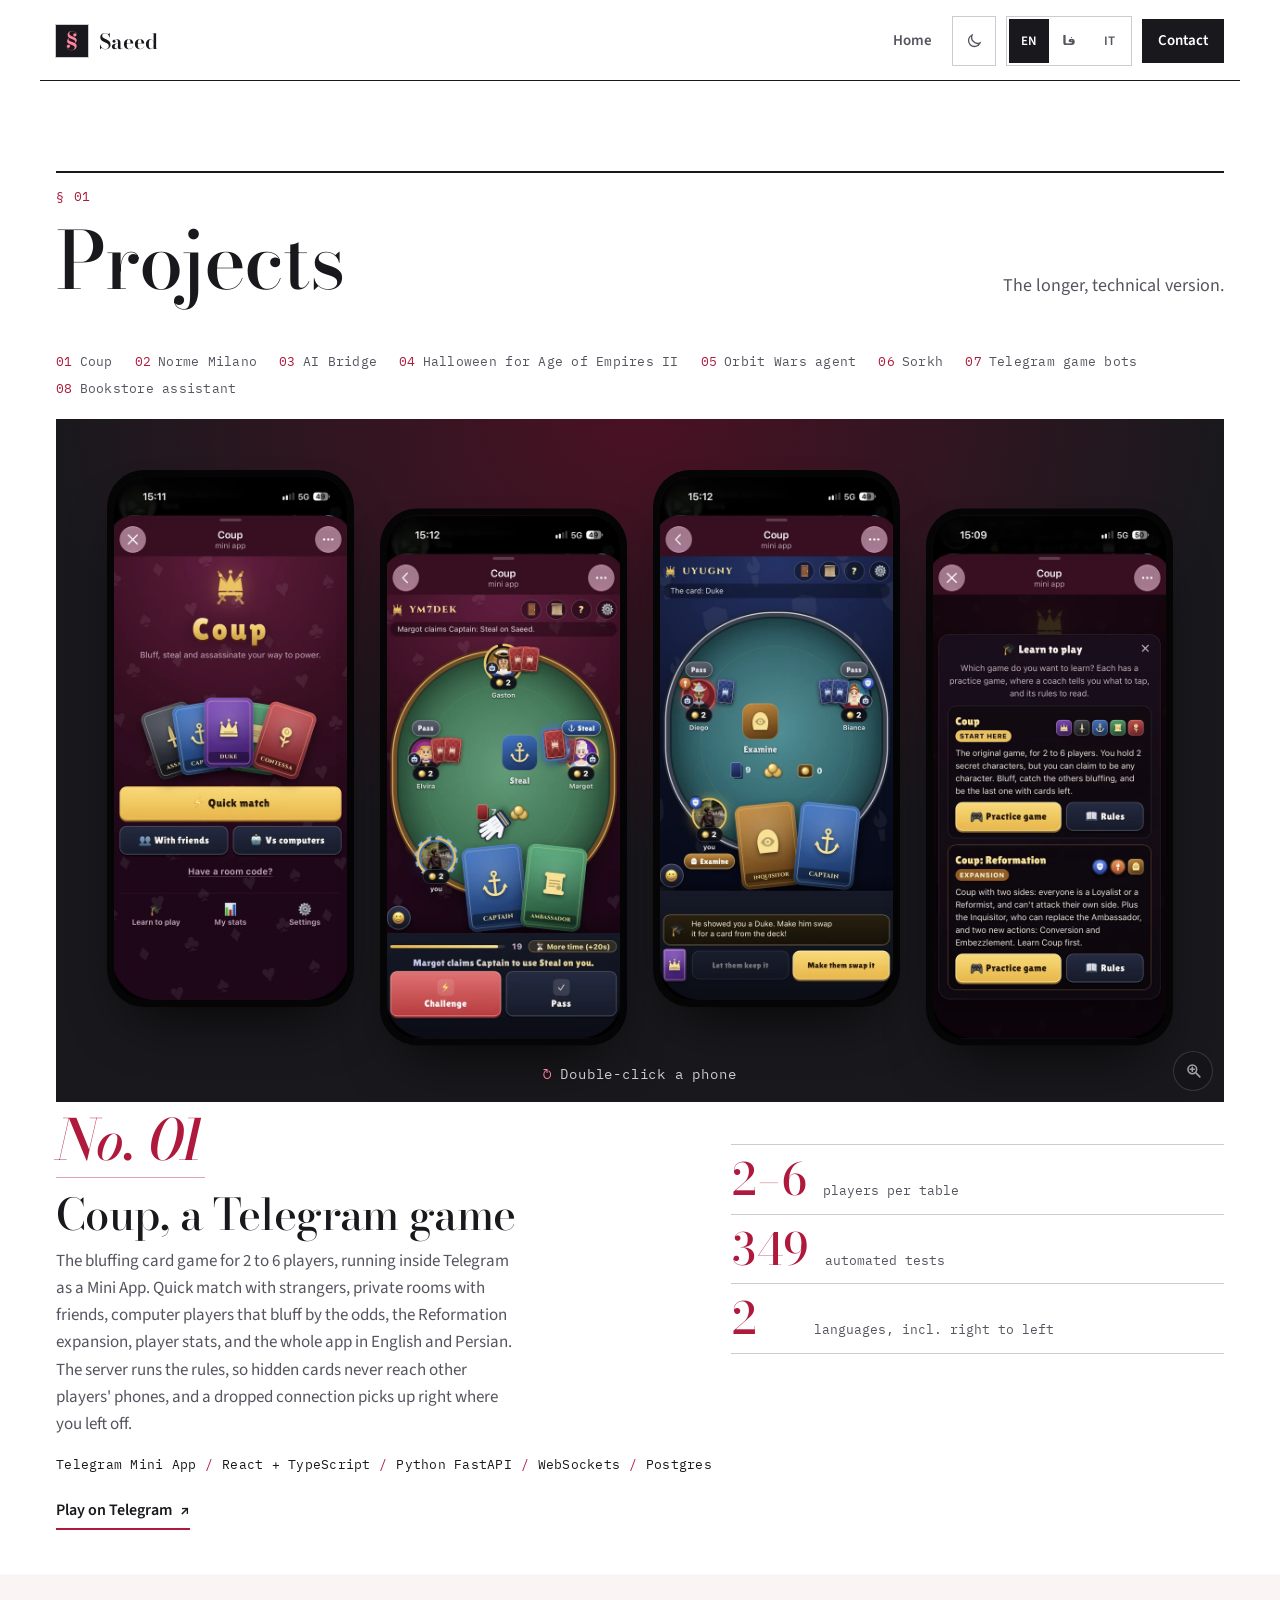
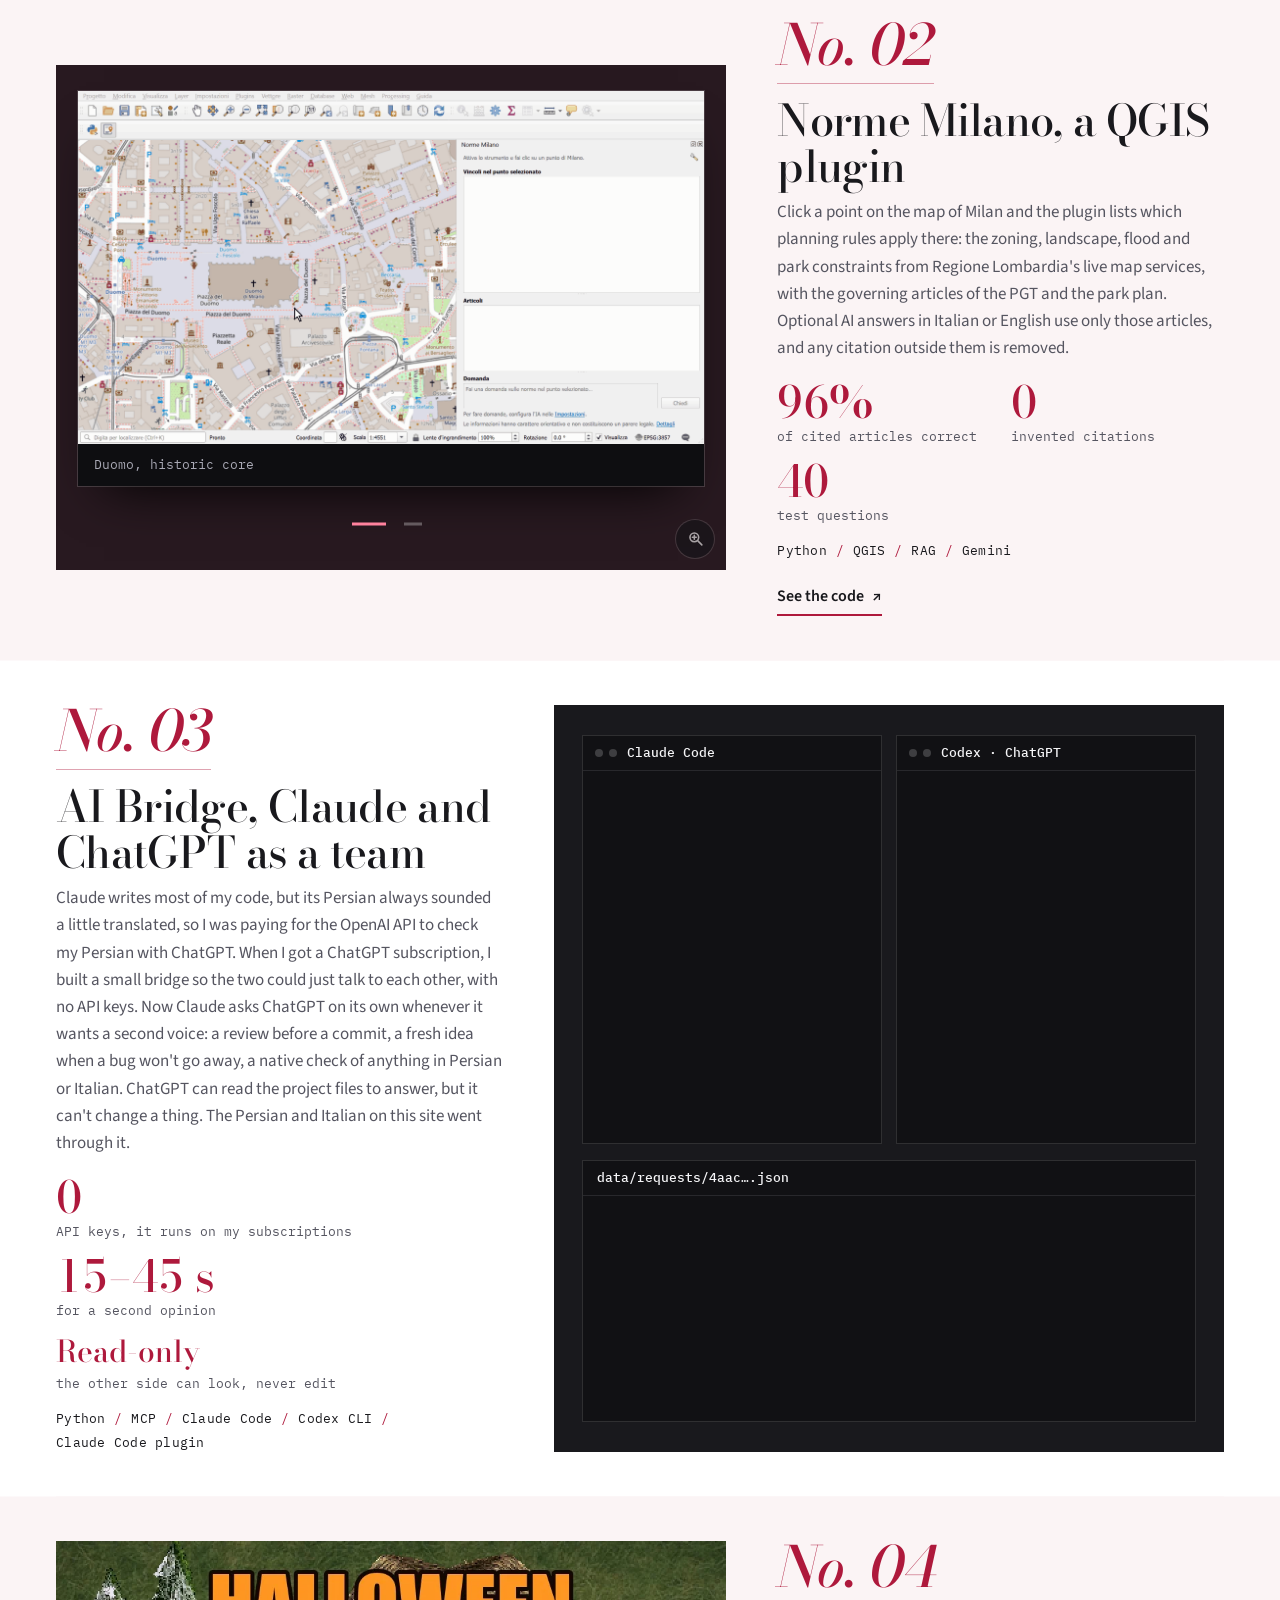
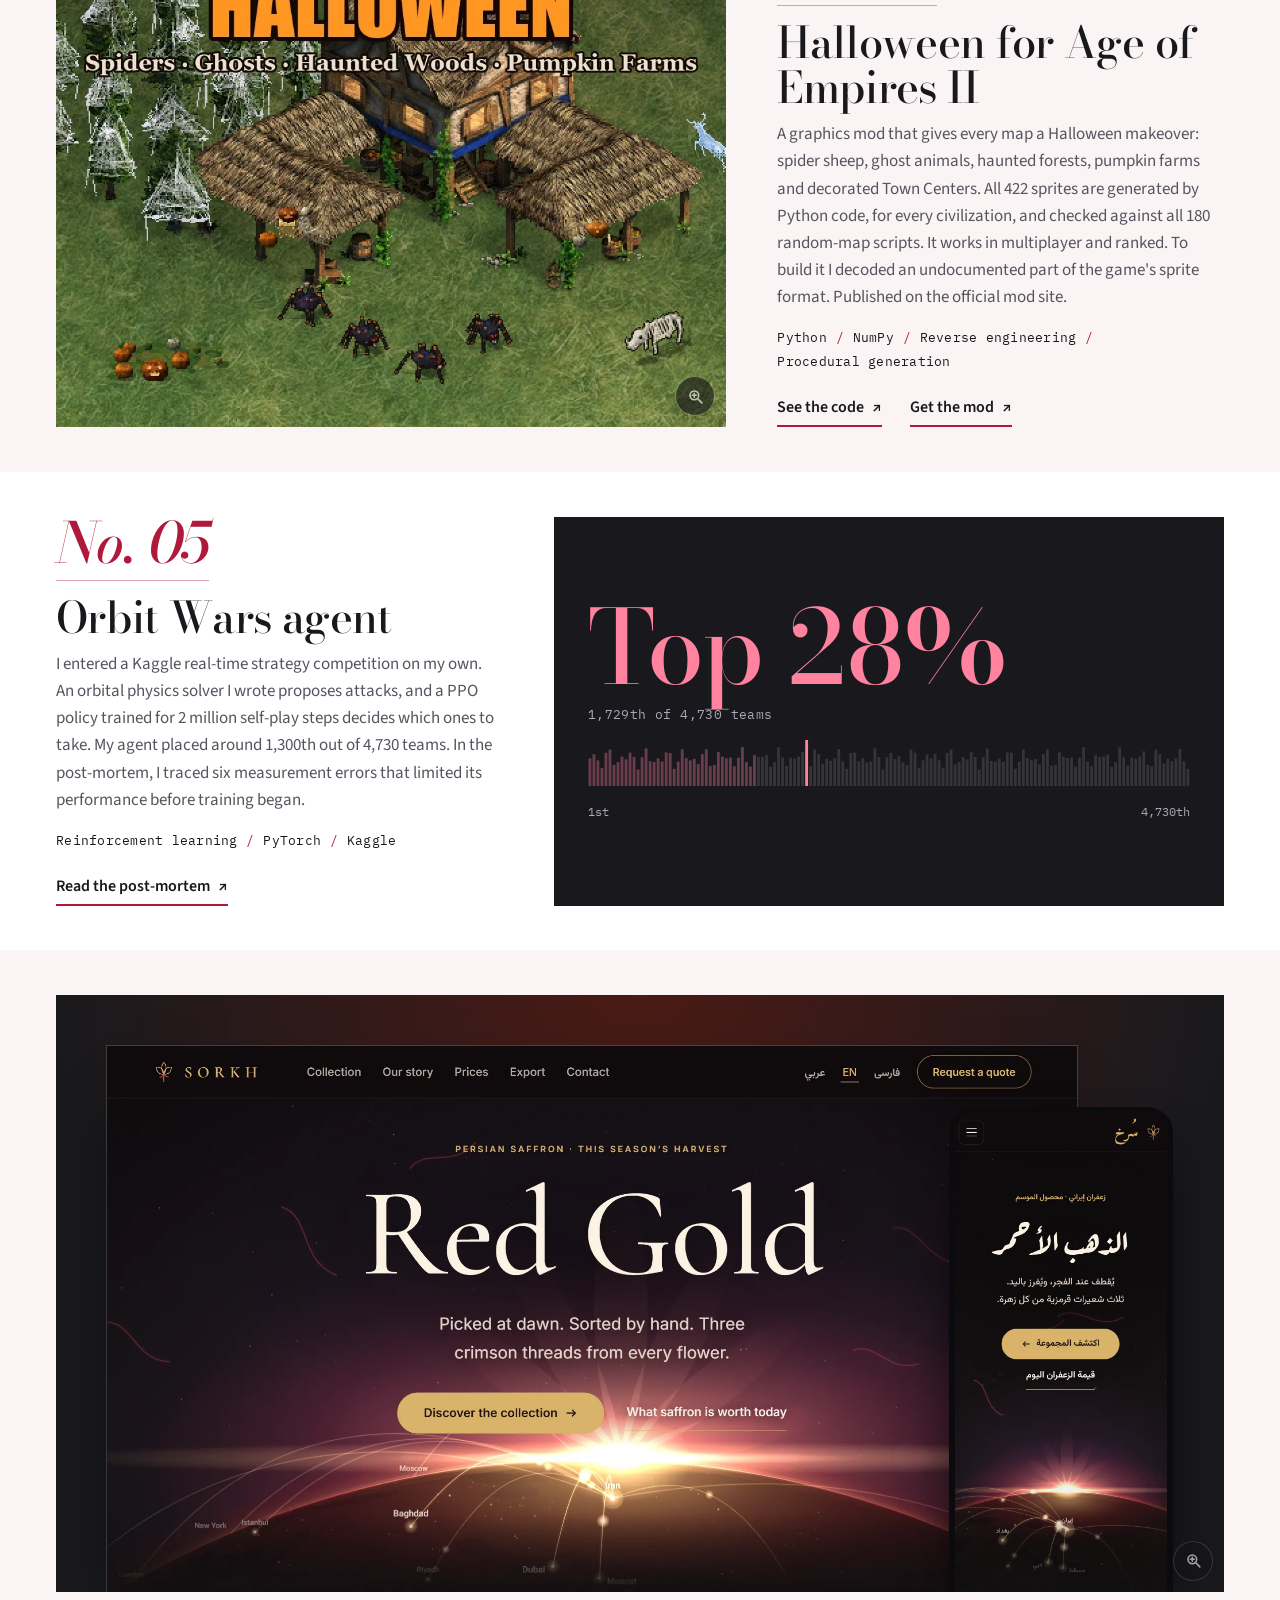
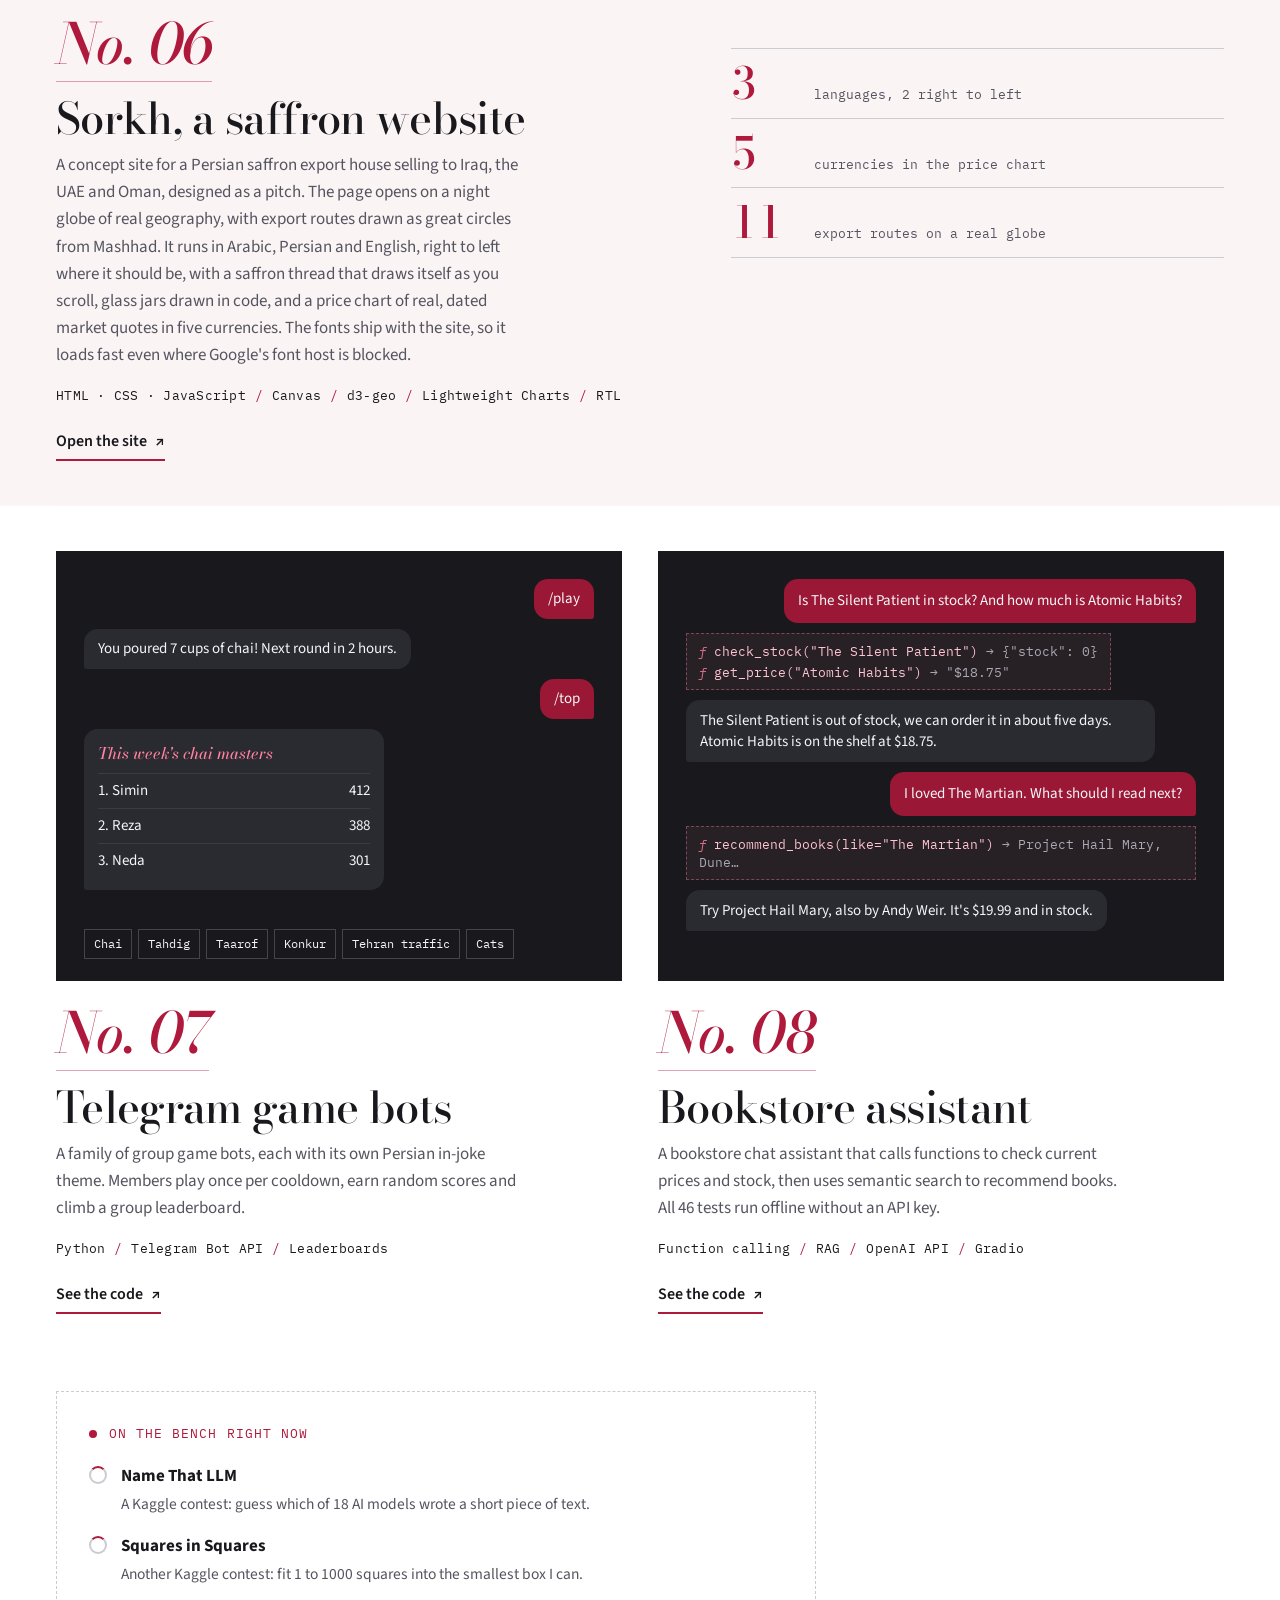
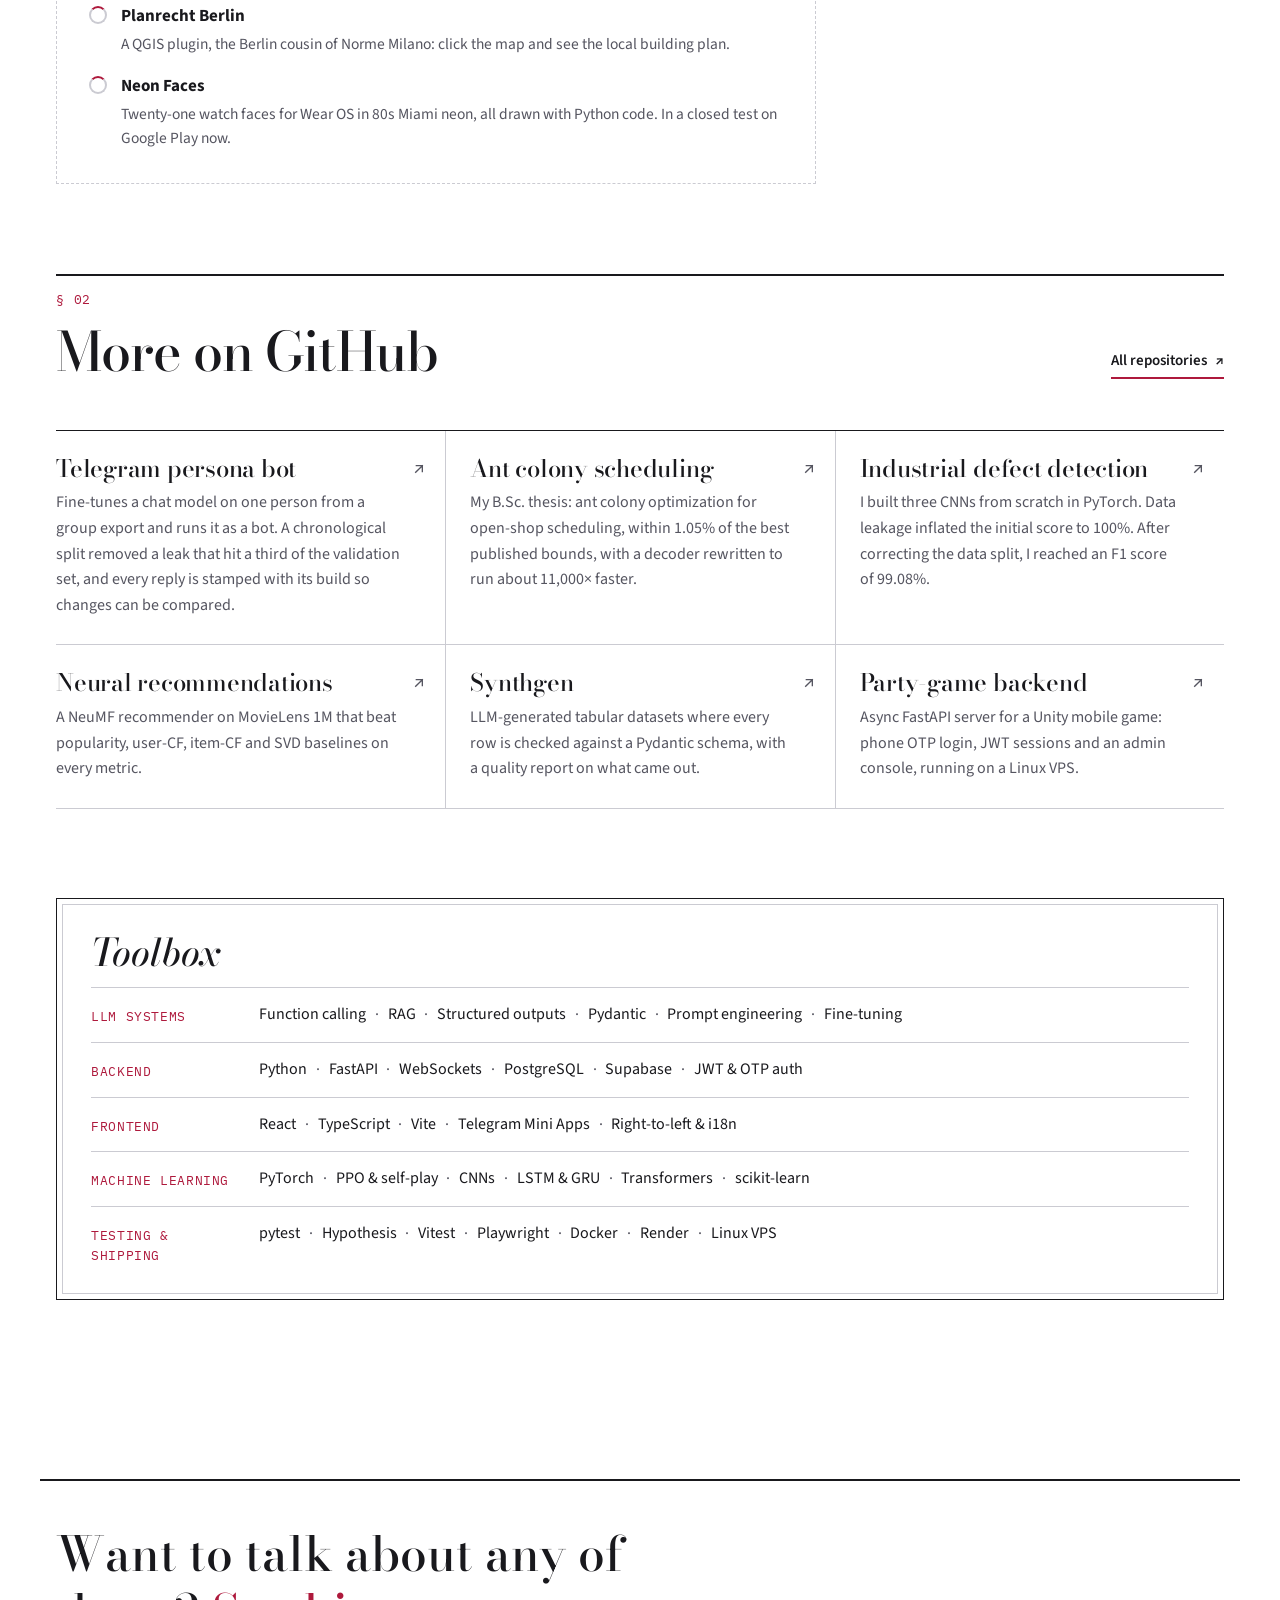
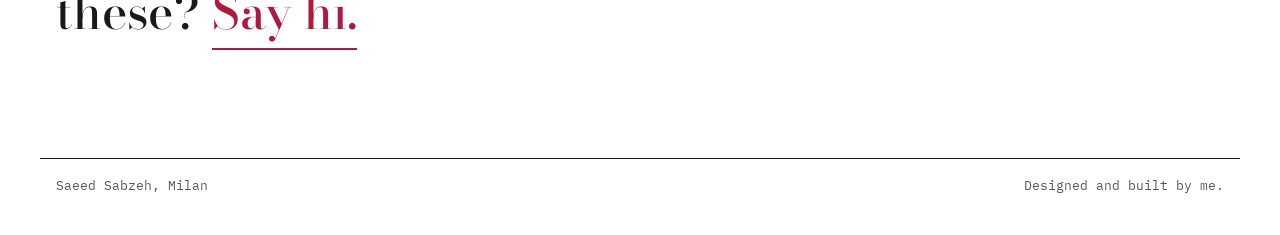
<file: projects/index.html>
<!doctype html>
<html lang="en" data-title="pageTitleProjects">
<head>
<meta charset="utf-8">
<meta name="viewport" content="width=device-width, initial-scale=1, viewport-fit=cover">
<link rel="icon" type="image/png" sizes="32x32" href="../favicon-32.png">
<link rel="icon" type="image/png" sizes="16x16" href="../favicon-16.png">
<link rel="icon" type="image/png" sizes="48x48" href="../favicon-48.png">
<link rel="icon" type="image/png" sizes="192x192" href="../icon-192.png">
<meta property="og:title" content="Projects · Saeed Sabzeh">
<meta property="og:description" content="Saeed Sabzeh's projects in detail: a Telegram card game, a QGIS plugin for Milan's planning rules, a mod for Age of Empires II, a Kaggle reinforcement-learning agent and more.">
<meta property="og:image" content="https://saeedsabzeh.com/og.jpg?v=4">
<meta property="og:image:width" content="1200">
<meta property="og:image:height" content="630">
<meta property="og:image:alt" content="Saeed Sabzeh">
<meta property="og:url" content="https://saeedsabzeh.com/projects/">
<meta property="og:type" content="website">
<meta name="twitter:card" content="summary_large_image">
<link rel="canonical" href="https://saeedsabzeh.com/projects/">
<link rel="apple-touch-icon" href="../apple-touch-icon.png">
<meta name="theme-color" content="#FFFFFF" media="(prefers-color-scheme: light)" data-c="#FFFFFF">
<meta name="theme-color" content="#17171B" media="(prefers-color-scheme: dark)" data-c="#17171B">
<style>:root{padding-top:env(safe-area-inset-top,0px);padding-bottom:env(safe-area-inset-bottom,0px)}body{margin:0}img{max-width:100%}[hidden]{display:none!important}</style>
<title>Projects · Saeed Sabzeh</title>
<meta name="description" content="Saeed Sabzeh's projects in detail: a Telegram card game, a QGIS plugin for Milan's planning rules, a mod for Age of Empires II, a Kaggle reinforcement-learning agent and more.">
<link rel="preconnect" href="https://fonts.googleapis.com">
<link rel="preconnect" href="https://fonts.gstatic.com" crossorigin>
<link href="https://fonts.googleapis.com/css2?family=Bodoni+Moda:ital,opsz,wght@0,6..96,400..700;1,6..96,400..700&family=IBM+Plex+Mono:wght@400;500&family=Markazi+Text:wght@400..700&family=Source+Sans+3:wght@400..700&family=Vazirmatn:wght@400;600;700&display=swap" rel="stylesheet">
<script>try{var t=localStorage.getItem("theme");if(t==="light"||t==="dark")document.documentElement.dataset.theme=t;if(localStorage.getItem("vice")==="1"){var d=document;d.documentElement.setAttribute("data-vice","1");d.querySelectorAll('meta[name=theme-color]').forEach(function(m){m.content="#b98dba"});var l=d.createElement("link");l.rel="preload";l.as="image";l.href="../img/vice-bg.webp";d.head.appendChild(l)}}catch(e){}</script>
<link rel="stylesheet" href="../assets/site.css?v=56">
<link rel="stylesheet" href="../assets/bridge.css?v=4">
</head>
<body>
<header class="top">
  <div class="wrap">
    <a class="mono" href="../" aria-label="Saeed Sabzeh, home" data-i-aria-label="homeLabel">
      <span class="mark" aria-hidden="true">§</span>
      <span class="mono-t" data-i="h_first">Saeed</span>
    </a>
    <nav class="toplinks" aria-label="Sections" data-i-aria-label="sectionsLabel">
      <a class="keep" href="../" data-i="n_home">Home</a>
      <button type="button" class="theme" aria-label="Switch to dark mode" title="Switch to dark mode"><svg viewBox="0 0 24 24" width="18" height="18" fill="none" stroke="currentColor" stroke-width="1.8" stroke-linecap="square" stroke-linejoin="miter" aria-hidden="true"><path class="i-moon" d="M20 14.5A8 8 0 0 1 9.5 4 8 8 0 1 0 20 14.5z"/><g class="i-sun"><circle cx="12" cy="12" r="4"/><path d="M12 2.5v2.5M12 19v2.5M2.5 12H5M19 12h2.5M5.3 5.3l1.8 1.8M16.9 16.9l1.8 1.8M5.3 18.7l1.8-1.8M16.9 7.1l1.8-1.8"/></g></svg></button>
      <div class="langs" role="group" aria-label="Language" data-i-aria-label="languageLabel" dir="ltr"><button type="button" data-l="en" lang="en" aria-label="English" aria-pressed="true">EN</button><button type="button" data-l="fa" lang="fa" aria-label="فارسی" aria-pressed="false">فا</button><button type="button" data-l="it" lang="it" aria-label="Italiano" aria-pressed="false">IT</button></div>
      <a class="hire" href="../#contact" data-i="n_hire">Contact</a>
    </nav>
  </div>
</header>

<main id="top">
<section class="sec" id="projects" aria-labelledby="projH">
  <div class="wrap">
    <div class="sec-head">
      <h1 class="h2" id="projH" data-i="projH">Projects</h1>
      <p data-i="projP">The longer, technical version.</p>
    </div>

    <div class="plates">
      <article class="plate p-coup" id="coup">
        <div class="coup-strip">
        <div class="vis phones">
          <figure><img src="../img/coup-home.webp" alt="Coup home screen inside Telegram, with Quick match, With friends and Vs computers" data-i-alt="coupHomeAlt" width="520" height="1130" loading="lazy" decoding="async"></figure>
          <figure><img src="../img/coup-table.webp" alt="A Coup table where a computer player claims the Captain to steal from you, and you can challenge or pass" data-i-alt="coupTableAlt" width="520" height="1130" loading="lazy" decoding="async"></figure>
          <figure><img src="../img/coup-reformation.webp" alt="A Coup Reformation practice game where the coach tells you to make a player swap the Duke they showed" data-i-alt="coupPracticeAlt" width="520" height="1130" loading="lazy" decoding="async"></figure>
          <figure><img src="../img/coup-learn.webp" alt="Coup Learn to play screen with a coached practice game and rules for Coup and the Reformation expansion" data-i-alt="coupLearnAlt" width="520" height="1130" loading="lazy" decoding="async"></figure>
        </div>
        <span class="swipe-cue" aria-hidden="true"><span class="swipe-t">swipe</span><svg viewBox="0 0 24 24" width="16" height="16" fill="none" stroke="currentColor" stroke-width="2.2" stroke-linecap="square" aria-hidden="true"><path d="M6 6l6 6-6 6M13 6l6 6-6 6"/></svg></span>
        </div>
        <p class="flip-hint"><span class="fh-m" data-i="coupFlipM">Double-click a phone</span><span class="fh-t" data-i="coupFlipT">Double-tap a phone</span></p>
        <div class="cap cap-wide">
          <div>
            <h3 data-i="coupH">Coup, a Telegram game</h3>
            <p data-i="coupFull">The bluffing card game for 2 to 6 players, running inside Telegram as a Mini App. Quick match with strangers, private rooms with friends, computer players that bluff by the odds, the Reformation expansion, player stats, and the whole app in English and Persian. The server runs the rules, so hidden cards never reach other players' phones, and a dropped connection picks up right where you left off.</p>
          </div>
          <div class="facts">
            <div data-i="f1"><b>2–6</b>players per table</div>
            <div data-i="f2"><b>349</b>automated tests</div>
            <div data-i="f3"><b>2</b>languages, incl. right to left</div>
          </div>
          <div class="tags"><span>Telegram Mini App</span><span>React + TypeScript</span><span>Python FastAPI</span><span>WebSockets</span><span>Postgres</span></div>
          <a class="go" href="https://t.me/coupminigamebot" target="_blank" rel="noopener" data-i="coupGo">Play on Telegram</a>
        </div>
      </article>

      <article class="plate p-ml p-qgis" id="norme-milano">
        <div class="vis">
          <div class="qslider" role="group" aria-roledescription="carousel" data-i-aria-roledescription="carouselLabel" aria-label="Norme Milano examples" data-i-aria-label="qgisExamples">
            <div class="qtrack">
              <figure class="qslide" aria-roledescription="slide" data-i-aria-roledescription="slideLabel">
                <a href="../img/qgis-duomo.webp" target="_blank" rel="noopener" aria-label="Open the full-size screenshot" data-i-aria-label="openScreenshot"><picture>
                  <source media="(prefers-reduced-motion: reduce)" srcset="../img/qgis-duomo.webp" width="1600" height="860">
                  <source media="(max-width:640px)" srcset="../img/qgis-duomo-phone.webp" width="1060" height="998">
                  <img src="../img/qgis-duomo-demo.webp" alt="QGIS with the Norme Milano panel open after a click on the Duomo: a historic-core constraint, the governing articles, and an answer about building a basement" data-i-alt="qgisDuomoAlt" width="1280" height="720" loading="lazy" decoding="async">
                </picture></a>
                <figcaption data-i="qT1">Duomo, historic core</figcaption>
              </figure>
              <figure class="qslide" aria-roledescription="slide" data-i-aria-roledescription="slideLabel">
                <a href="../img/qgis-chiaravalle.webp" target="_blank" rel="noopener" aria-label="Open the full-size screenshot" data-i-aria-label="openScreenshot"><picture>
                  <source media="(max-width:640px)" srcset="../img/qgis-chiaravalle-phone.webp" width="1060" height="998">
                  <img src="../img/qgis-chiaravalle.webp" alt="QGIS with the Norme Milano panel open after a click near Chiaravalle: a transformation area inside the Parco Agricolo Sud Milano, with the park-plan articles and an answer about what can be built" data-i-alt="qgisParkAlt" width="1600" height="860" loading="lazy" decoding="async">
                </picture></a>
                <figcaption data-i="qT2">Chiaravalle, park area</figcaption>
              </figure>
            </div>
          </div>
          <div class="qdots" role="group" aria-label="Choose a screenshot" data-i-aria-label="chooseScreenshot" dir="ltr"><button type="button" aria-label="Screenshot 1" data-i-aria-label="screenshot1"></button><button type="button" aria-label="Screenshot 2" data-i-aria-label="screenshot2"></button></div>
        </div>
        <div class="cap">
          <h3 data-i="qgH">Norme Milano, a QGIS plugin</h3>
          <p data-i="qgFull">Click a point on the map of Milan and the plugin lists which planning rules apply there: the zoning, landscape, flood and park constraints from Regione Lombardia's live map services, with the governing articles of the PGT and the park plan. Optional AI answers in Italian or English use only those articles, and any citation outside them is removed.</p>
          <div class="qfacts">
            <div data-i="qf1"><b>96%</b>of cited articles correct</div>
            <div data-i="qf2"><b>0</b>invented citations</div>
            <div data-i="qf3"><b>40</b>test questions</div>
          </div>
          <div class="tags"><span>Python</span><span>QGIS</span><span>RAG</span><span>Gemini</span></div>
          <a class="go" href="https://github.com/SaeedSabzeh/QGIS" target="_blank" rel="noopener" data-i="ragGo">See the code</a>
        </div>
      </article>

      <article class="plate p-ml p-bridge" id="ai-bridge">
        <div class="vis" role="img" aria-label="An animation of Claude sending a question to ChatGPT as a JSON file. Its status goes from queued to running to answered while ChatGPT reads the project files, read-only." data-i-aria-label="abAlt">
          <div class="bx bx3" dir="ltr" aria-hidden="true">
            <div class="bx-terms">
              <div class="bx-term">
                <div class="bx-thd"><i></i><i></i><b>Claude Code</b></div>
                <div class="bx-tb">
                  <div data-k="tc1"><span class="bx-pr">&gt;</span> ask_peer("A test fails on GitHub…")</div>
                  <div data-k="tc2" class="bx-sf">queued · 4aac…</div>
                  <div data-k="tc3" class="bx-sf">waiting for answer…</div>
                  <div data-k="tc4"><span class="bx-pr">&lt;</span> It depends on the time zone. GitHub runs in UTC.</div>
                </div>
              </div>
              <div class="bx-term">
                <div class="bx-thd"><i></i><i></i><b>Codex · ChatGPT</b></div>
                <div class="bx-tb">
                  <div data-k="tg1" class="bx-sf">reading request…</div>
                  <div data-k="tg2"><span class="bx-pr">$</span> grep "datetime.now" tests/</div>
                  <div data-k="tg3" class="bx-sf">read-only, no edits</div>
                  <div data-k="tg4">answer written</div>
                </div>
              </div>
            </div>
            <div class="bx-file">
              <div class="bx-fh"><b>data/requests/4aac….json</b><span class="bx-live" data-k="live">writing…</span></div>
              <div class="bx-code">
                <div class="bx-ln" data-k="f0"><span class="bx-p">{</span></div>
                <div class="bx-ln" data-k="f1">  <span class="bx-k">"id"</span><span class="bx-p">:</span> "4aac…"<span class="bx-p">,</span></div>
                <div class="bx-ln" data-k="f2">  <span class="bx-k">"sender"</span><span class="bx-p">:</span> "claude"<span class="bx-p">,</span></div>
                <div class="bx-ln" data-k="f3">  <span class="bx-k">"recipient"</span><span class="bx-p">:</span> "chatgpt"<span class="bx-p">,</span></div>
                <div class="bx-ln" data-k="f4">  <span class="bx-k">"question"</span><span class="bx-p">:</span> "A test passes on my PC but fails on GitHub…"<span class="bx-p">,</span></div>
                <div class="bx-ln" data-k="f5">  <span class="bx-k">"status"</span><span class="bx-p">:</span> "<span class="bx-u bx-st" data-k="st" data-s="queued">queued</span>"<span class="bx-p">,</span></div>
                <div class="bx-ln bx-ans" data-k="f6">  <span class="bx-k">"answer"</span><span class="bx-p">:</span> "It depends on the time zone. GitHub runs in UTC…"</div>
                <div class="bx-ln" data-k="f7"><span class="bx-p">}</span></div>
              </div>
            </div>
          </div>
        </div>
        <div class="cap">
          <h3 data-i="abH">AI Bridge, Claude and ChatGPT as a team</h3>
          <p data-i="abFull">Claude writes most of my code, but its Persian always sounded a little translated, so I was paying for the OpenAI API to check my Persian with ChatGPT. When I got a ChatGPT subscription, I built a small bridge so the two could just talk to each other, with no API keys. Now Claude asks ChatGPT on its own whenever it wants a second voice: a review before a commit, a fresh idea when a bug won't go away, a native check of anything in Persian or Italian. ChatGPT can read the project files to answer, but it can't change a thing. The Persian and Italian on this site went through it.</p>
          <div class="qfacts">
            <div data-i="ab1"><b>0</b>API keys, it runs on my subscriptions</div>
            <div data-i="ab2"><b>15–45 s</b>for a second opinion</div>
            <div data-i="ab3"><b>Read-only</b>the other side can look, never edit</div>
          </div>
          <div class="tags"><span>Python</span><span>MCP</span><span>Claude Code</span><span>Codex CLI</span><span>Claude Code plugin</span></div>
        </div>
      </article>

      <!-- Neon Faces is hidden while it's in a closed test; it is listed under "On the bench right now" instead. Uncomment to bring the plate back.
      <article class="plate p-ml p-watch" id="neon-faces">
        <div class="vis">
          <i class="wf-grid" aria-hidden="true"></i>
          <div class="wf" dir="ltr">
            <div class="wf-watch" role="button" tabindex="0" aria-label="Next watch face" data-i-aria-label="wfNext" aria-describedby="wfNow">
              <i class="wf-strap wf-st-t" aria-hidden="true"></i><i class="wf-strap wf-st-b" aria-hidden="true"></i><i class="wf-crown" aria-hidden="true"></i>
              <div class="wf-bezel"><div class="wf-face"><i class="wf-glass" aria-hidden="true"></i>
                <img class="wf-img on" src="../img/watch/sunset86.webp" srcset="../img/watch/sunset86.webp 440w, ../img/watch/660/sunset86.webp 660w, ../img/watch/2x/sunset86.webp 880w" sizes="(min-width:901px) 280px, min(260px, 58vw)" alt="Sunset 86 watch face" width="440" height="440" loading="lazy" decoding="async">
                <img class="wf-img" alt="" aria-hidden="true" width="440" height="440" decoding="async">
              </div></div>
            </div>
            <div class="wf-meta">
              <p class="wf-name" aria-hidden="true">Sunset 86 &middot; 01 / 21</p>
              <button type="button" class="wf-pp" aria-label="Pause the slideshow"><i><svg class="i-pause" viewBox="0 0 24 24" width="12" height="12" fill="currentColor" aria-hidden="true"><path d="M7 5h4v14H7zM13 5h4v14h-4z"/></svg><svg class="i-play" viewBox="0 0 24 24" width="12" height="12" fill="currentColor" aria-hidden="true"><path d="M8 5l11 7-11 7z"/></svg></i></button>
            </div>
            <div class="wf-rowbox"><button type="button" class="wf-arr wf-prev" aria-label="Earlier faces" data-i-aria-label="wfBack"><svg viewBox="0 0 24 24" width="14" height="14" fill="none" stroke="currentColor" stroke-width="2.4" aria-hidden="true"><path d="M15 5l-7 7 7 7"/></svg></button><div class="wf-row" role="group" aria-label="Watch faces" data-i-aria-label="wfRow"></div><button type="button" class="wf-arr wf-next" aria-label="More faces" data-i-aria-label="wfMore"><svg viewBox="0 0 24 24" width="14" height="14" fill="none" stroke="currentColor" stroke-width="2.4" aria-hidden="true"><path d="M9 5l7 7-7 7"/></svg></button></div>
            <span class="wf-sr wf-say" aria-live="polite"></span><span class="wf-sr wf-now" id="wfNow">Sunset 86, 1 of 21</span>
          </div>
        </div>
        <div class="cap">
          <h3 data-i="wfH">Neon Faces, watch faces for Wear OS</h3>
          <p data-i="wfFull">Twenty-one watch faces for Wear OS smartwatches, all in 80s Miami neon: sunsets, palm trees, pink skies and arcade fonts. There's no Photoshop in them: every picture, icon and even the lettering is drawn by Python code, packed into Google's Watch Face Format and checked with Google's own validator. Drawing a palm tree that didn't look like a broom took me six tries. They're in a closed test on Google Play right now.</p>
          <div class="qfacts">
            <div data-i="wf1"><b>21</b>faces, all drawn with code</div>
            <div data-i="wf2"><b>0</b>pictures or fonts from anywhere else</div>
            <div data-i="wf3"><b>Soon</b>on Google Play, in a closed test now</div>
          </div>
          <div class="tags"><span>Python</span><span>Pillow</span><span>Watch Face Format</span><span>Wear OS</span></div>
        </div>
      </article>
      -->

      <article class="plate p-ml p-halloween" id="halloween">
        <div class="vis">
          <img src="../img/aoe2-halloween.webp" alt="Age of Empires II with the Halloween mod: cobweb-covered pine trees, ghost deer, spider sheep, a skeleton boar, pumpkins and a decorated Town Center" data-i-alt="halloweenAlt" width="1280" height="720" loading="lazy" decoding="async">
        </div>
        <div class="cap">
          <h3 data-i="hwH">Halloween for Age of Empires II</h3>
          <p data-i="hwFull">A graphics mod that gives every map a Halloween makeover: spider sheep, ghost animals, haunted forests, pumpkin farms and decorated Town Centers. All 422 sprites are generated by Python code, for every civilization, and checked against all 180 random-map scripts. It works in multiplayer and ranked. To build it I decoded an undocumented part of the game's sprite format. Published on the official mod site.</p>
          <div class="tags"><span>Python</span><span>NumPy</span><span data-i="tRE">Reverse engineering</span><span data-i="tProc">Procedural generation</span></div>
          <div class="golinks"><a class="go" href="https://github.com/SaeedSabzeh/aoe2-halloween-mod" target="_blank" rel="noopener" data-i="ragGo">See the code</a><a class="go" href="https://www.ageofempires.com/mods/details/562122" target="_blank" rel="noopener" data-i="getMod">Get the mod</a></div>
        </div>
      </article>

      <article class="plate p-ml" id="orbit-wars">
        <div class="vis">
          <div class="rank">
            <div class="big" data-i="mlBig">Top 28%<small>1,300th of 4,730 teams</small></div>
            <div class="strip"><canvas id="strip" aria-label="Final rank shown on a strip of all 4,730 teams" data-i-aria-label="stripLbl" role="img"></canvas></div>
            <div class="strip-lbl"><span data-i="sl1">1st</span><span data-i="sl2">4,730th</span></div>
          </div>
        </div>
        <div class="cap">
          <h3 data-i="mlH">Orbit Wars agent</h3>
          <p data-i="mlFull">I entered a Kaggle real-time strategy competition on my own. An orbital physics solver I wrote proposes attacks, and a PPO policy trained for 2 million self-play steps decides which ones to take. My agent placed around 1,300th out of 4,730 teams. In the post-mortem, I traced six measurement errors that limited its performance before training began.</p>
          <div class="tags"><span data-i="tRL">Reinforcement learning</span><span>PyTorch</span><span>Kaggle</span></div>
          <a class="go" href="https://github.com/SaeedSabzeh/orbit-wars-ppo/blob/main/docs/postmortem.md" target="_blank" rel="noopener" data-i="mlGo">Read the post-mortem</a>
        </div>
      </article>

      <article class="plate p-sorkh" id="sorkh">
        <div class="vis">
          <div class="sk-shots">
            <img class="sk-desk" src="../img/sorkh-hero.webp" alt="The Sorkh home page: the headline Red Gold over a night globe at sunrise, with gold export routes from Iran to Baghdad, Dubai, Muscat and beyond" data-i-alt="sorkhDesktopAlt" width="1920" height="1080" loading="lazy" decoding="async">
            <img class="sk-phone" src="../img/sorkh-phone.webp" alt="The same page on a phone in Arabic, laid out right to left, with the calligraphic headline الذهب الأحمر" data-i-alt="sorkhMobileAlt" width="780" height="1688" loading="lazy" decoding="async">
          </div>
        </div>
        <div class="cap cap-wide">
          <div>
            <h3 data-i="skH">Sorkh, a saffron website</h3>
            <p data-i="skFull">A concept site for a Persian saffron export house selling to Iraq, the UAE and Oman, designed as a pitch. The page opens on a night globe of real geography, with export routes drawn as great circles from Mashhad. It runs in Arabic, Persian and English, right to left where it should be, with a saffron thread that draws itself as you scroll, glass jars drawn in code, and a price chart of real, dated market quotes in five currencies. The fonts ship with the site, so it loads fast even where Google's font host is blocked.</p>
          </div>
          <div class="facts">
            <div data-i="sk1"><b>3</b>languages, 2 right to left</div>
            <div data-i="sk2"><b>5</b>currencies in the price chart</div>
            <div data-i="sk3"><b>11</b>export routes on a real globe</div>
          </div>
          <div class="tags"><span>HTML · CSS · JavaScript</span><span>Canvas</span><span>d3-geo</span><span>Lightweight Charts</span><span>RTL</span></div>
          <a class="go" href="../saffron/" target="_blank" rel="noopener" data-i="skGo">Open the site</a>
        </div>
      </article>

      <article class="plate p-bots" id="bots">
        <div class="vis">
          <div class="chat" aria-hidden="true">
            <div class="m me">/play</div>
            <div class="m bot" data-i="botMsg">You poured 7 cups of chai! Next round in 2 hours.</div>
            <div class="m me">/top</div>
            <div class="board"><b data-i="botBoard">This week's chai masters</b>
              <div class="row"><span data-i="r1">1. Simin</span><span data-i="s1">412</span></div>
              <div class="row"><span data-i="r2">2. Reza</span><span data-i="s2">388</span></div>
              <div class="row"><span data-i="r3">3. Neda</span><span data-i="s3">301</span></div>
            </div>
          </div>
          <div class="themes" data-i="themes"><span>Chai</span><span>Tahdig</span><span>Taarof</span><span>Konkur</span><span>Tehran traffic</span><span>Cats</span></div>
        </div>
        <div class="cap">
          <h3 data-i="botsH">Telegram game bots</h3>
          <p data-i="botsP">A family of group game bots, each with its own Persian in-joke theme. Members play once per cooldown, earn random scores and climb a group leaderboard.</p>
          <div class="tags"><span>Python</span><span>Telegram Bot API</span><span data-i="tLead">Leaderboards</span></div>
          <a class="go" href="https://github.com/SaeedSabzeh/RankBots" target="_blank" rel="noopener" data-i="botsGo">See the code</a>
        </div>
      </article>

      <article class="plate p-book" id="bookstore">
        <div class="vis">
          <div class="qa" aria-hidden="true">
            <div class="me" data-i="ragQ">Is The Silent Patient in stock? And how much is Atomic Habits?</div>
            <div class="call"><span>check_stock("The Silent Patient") <em>&rarr; {"stock": 0}</em></span><span>get_price("Atomic Habits") <em>&rarr; "$18.75"</em></span></div>
            <div class="bot"><span data-i="ragA">The Silent Patient is out of stock, we can order it in about five days. Atomic Habits is on the shelf at $18.75.</span></div>
            <div class="me" data-i="ragQ2">I loved The Martian. What should I read next?</div>
            <div class="call"><span>recommend_books(like="The Martian") <em>&rarr; Project Hail Mary, Dune&hellip;</em></span></div>
            <div class="bot"><span data-i="ragA2">Try Project Hail Mary, also by Andy Weir. It's $19.99 and in stock.</span></div>
          </div>
        </div>
        <div class="cap">
          <h3 data-i="ragH">Bookstore assistant</h3>
          <p data-i="ragP">A bookstore chat assistant that calls functions to check current prices and stock, then uses semantic search to recommend books. All 46 tests run offline without an API key.</p>
          <div class="tags"><span data-i="tTools">Function calling</span><span>RAG</span><span>OpenAI API</span><span>Gradio</span></div>
          <a class="go" href="https://github.com/SaeedSabzeh/booknow-assistant" target="_blank" rel="noopener" data-i="ragGo">See the code</a>
        </div>
      </article>
    </div>
    <!-- What I'm working on now. To update: add, change or remove one <li> (and its wip* keys in assets/i18n.js). -->
    <section class="wip" aria-labelledby="wipH">
      <h3 class="wip-h" id="wipH" data-i="wipH">On the bench right now</h3>
      <ul class="wip-list">
        <li><span class="wip-spin" aria-hidden="true"></span><div><a href="https://www.kaggle.com/competitions/name-that-llm" target="_blank" rel="noopener"><b>Name That LLM</b></a><span data-i="wip1">A Kaggle contest: guess which of 18 AI models wrote a short piece of text.</span></div></li>
        <li><span class="wip-spin" aria-hidden="true"></span><div><a href="https://www.kaggle.com/competitions/squares-in-squares" target="_blank" rel="noopener"><b>Squares in Squares</b></a><span data-i="wip2">Another Kaggle contest: fit 1 to 1000 squares into the smallest box I can.</span></div></li>
        <li><span class="wip-spin" aria-hidden="true"></span><div><a href="https://github.com/SaeedSabzeh/planrecht-berlin" target="_blank" rel="noopener"><b>Planrecht Berlin</b></a><span data-i="wip3">A QGIS plugin, the Berlin cousin of Norme Milano: click the map and see the local building plan.</span></div></li>
        <li><span class="wip-spin" aria-hidden="true"></span><div><b class="wip-t">Neon Faces</b><span data-i="wip4">Twenty-one watch faces for Wear OS in 80s Miami neon, all drawn with Python code. In a closed test on Google Play now.</span></div></li>
      </ul>
    </section>
  </div>
</section>

<section class="sec tight" id="github" aria-labelledby="moreH">
  <div class="wrap">
    <div class="sec-head"><h2 class="h2 sm" id="moreH" data-i="moreH">More on GitHub</h2><a class="repo-all" href="https://github.com/SaeedSabzeh?tab=repositories" target="_blank" rel="noopener" data-i="allRepos">All repositories</a></div>
    <div class="repos">
      <a class="repo" href="https://github.com/SaeedSabzeh/telegram-persona-bot" target="_blank" rel="noopener"><h3 data-i="rh8">Telegram persona bot</h3><p data-i="rp8">Fine-tunes a chat model on one person from a group export and runs it as a bot. A chronological split removed a leak that hit a third of the validation set, and every reply is stamped with its build so changes can be compared.</p></a>
      <a class="repo" href="https://github.com/SaeedSabzeh/ossp-aco" target="_blank" rel="noopener"><h3 data-i="rh1">Ant colony scheduling</h3><p data-i="rp1">My B.Sc. thesis: ant colony optimization for open-shop scheduling, within 1.05% of the best published bounds, with a decoder rewritten to run about 11,000&times; faster.</p></a>
      <a class="repo" href="https://github.com/SaeedSabzeh/industrial-defect-detection" target="_blank" rel="noopener"><h3 data-i="rh2">Industrial defect detection</h3><p data-i="rp2">I built three CNNs from scratch in PyTorch. Data leakage inflated the initial score to 100%. After correcting the data split, I reached an F1 score of 99.08%.</p></a>
      <a class="repo" href="https://github.com/SaeedSabzeh/neural-collaborative-filtering" target="_blank" rel="noopener"><h3 data-i="rh3">Neural recommendations</h3><p data-i="rp3">A NeuMF recommender on MovieLens 1M that beat popularity, user-CF, item-CF and SVD baselines on every metric.</p></a>
      <a class="repo" href="https://github.com/SaeedSabzeh/synthgen" target="_blank" rel="noopener"><h3 data-i="rh4">Synthgen</h3><p data-i="rp4">LLM-generated tabular datasets where every row is checked against a Pydantic schema, with a quality report on what came out.</p></a>
      <a class="repo" href="https://github.com/SaeedSabzeh/fastapi-game-backend" target="_blank" rel="noopener"><h3 data-i="rh5">Party-game backend</h3><p data-i="rp5">Async FastAPI server for a Unity mobile game: phone OTP login, JWT sessions and an admin console, running on a Linux VPS.</p></a>
    </div>
  </div>
</section>

<section class="sec tight toolbox" id="toolbox" aria-labelledby="tbH">
  <div class="wrap">
      <div class="tools">
        <h3 data-i="tbH">Toolbox</h3>
        <dl>
          <div class="grp"><dt data-i="tg1">LLM systems</dt><dd><span data-i="tTools">Function calling</span><span>RAG</span><span data-i="tStructured">Structured outputs</span><span>Pydantic</span><span>Prompt engineering</span><span>Fine-tuning</span></dd></div>
          <div class="grp"><dt data-i="tg2">Backend</dt><dd><span>Python</span><span>FastAPI</span><span>WebSockets</span><span>PostgreSQL</span><span>Supabase</span><span data-i="tAuth">JWT &amp; OTP auth</span></dd></div>
          <div class="grp"><dt data-i="tg3">Frontend</dt><dd><span>React</span><span>TypeScript</span><span>Vite</span><span>Telegram Mini Apps</span><span data-i="tI18n">Right-to-left &amp; i18n</span></dd></div>
          <div class="grp"><dt data-i="tg4">Machine learning</dt><dd><span>PyTorch</span><span data-i="tPpo">PPO &amp; self-play</span><span>CNNs</span><span>LSTM &amp; GRU</span><span>Transformers</span><span>scikit-learn</span></dd></div>
          <div class="grp"><dt data-i="tg5">Testing &amp; shipping</dt><dd><span>pytest</span><span>Hypothesis</span><span>Vitest</span><span>Playwright</span><span>Docker</span><span>Render</span><span>Linux VPS</span></dd></div>
        </dl>
      </div>
  </div>
</section>

<section class="sec closing" aria-label="Contact">
  <div class="wrap">
    <p data-i="projClose">Want to talk about any of these? <a href="../#contact">Say hi.</a></p>
  </div>
</section>
</main>

<footer><div class="wrap"><span data-i="ft1">Saeed Sabzeh, Milan</span><span data-i="ft2">Designed and built by me.</span><button type="button" class="vice-leave" data-i="viceLeave">Leave Vice City</button></div></footer>

<script src="../assets/i18n.js?v=33"></script>
<script src="../assets/site.js?v=48"></script>
<script src="../assets/bridge.js?v=5"></script>
<script data-goatcounter="https://saeedsabzeh123.goatcounter.com/count" async src="//gc.zgo.at/count.js"></script>
</body>
</html>
</file>
<file: assets/site.css>
/* "Tehran–Milano typesetting office": an editorial layout. White paper, ink black, one crimson accent,
   Bodoni for display, hairline rules instead of cards, square corners. Persian gets Markazi Text + Vazirmatn. */
:root{
  --paper:#FFFFFF;
  --paper-2:#F0F0F3;    /* recessed surface */
  --ink:#19191D;
  --ink-soft:#555560;
  --accent:#AE193C;     /* crimson */
  --line:#CBCBD2;       /* hairlines */
  --plate:#19191D;      /* ground behind screenshots and illustrations */
  --plate-2:#2A2A31;
  --plate-fg:#F5F5F7;
  --plate-soft:#A9A9B5;
  --hot:#FF829E;        /* accent on dark grounds */
  --bx-frame:none;--bx-in:transparent;--bx-p0:inset 0 0 0 3px rgba(255,92,138,.8);--bx-p1:inset 0 0 0 0 rgba(255,92,138,0); /* AI Bridge frame: plain on light, pink glow on dark */
  --display:'Bodoni Moda','Times New Roman',serif;
  --body:'Source Sans 3',system-ui,-apple-system,sans-serif;
  --mono:'IBM Plex Mono',ui-monospace,Menlo,Consolas,monospace;
  --gut-l:max(16px,env(safe-area-inset-left,0px));
  --gut-r:max(16px,env(safe-area-inset-right,0px));
  --arrow:url("data:image/svg+xml,%3Csvg xmlns='http://www.w3.org/2000/svg' viewBox='0 0 24 24' fill='none' stroke='black' stroke-width='2' stroke-linecap='square'%3E%3Cpath d='M7 17 17 7M8 7h9v9'/%3E%3C/svg%3E");
}
@media (prefers-color-scheme: dark){:root:not([data-theme="light"]){
  --paper:#17171B;--paper-2:#232329;--ink:#F5F5F7;--ink-soft:#B7B7C3;--accent:#FF829E;--line:#3A3A43;
  --plate:#0E0E11;--plate-2:#24242B;--bx-frame:0 0 0 1px rgba(255,130,158,.3),0 40px 80px -40px rgba(0,0,0,.85),0 0 70px -24px rgba(224,64,122,.35);--bx-in:rgba(255,130,158,.18);--bx-p0:0 0 0 0 rgba(255,92,138,.7);--bx-p1:0 0 0 22px rgba(255,92,138,0);color-scheme:dark}}
:root[data-theme="dark"]{
  --paper:#17171B;--paper-2:#232329;--ink:#F5F5F7;--ink-soft:#B7B7C3;--accent:#FF829E;--line:#3A3A43;
  --plate:#0E0E11;--plate-2:#24242B;--bx-frame:0 0 0 1px rgba(255,130,158,.3),0 40px 80px -40px rgba(0,0,0,.85),0 0 70px -24px rgba(224,64,122,.35);--bx-in:rgba(255,130,158,.18);--bx-p0:0 0 0 0 rgba(255,92,138,.7);--bx-p1:0 0 0 22px rgba(255,92,138,0);color-scheme:dark}

*{box-sizing:border-box}
body{margin:0;background:var(--paper);color:var(--ink);font-family:var(--body);font-size:18px;line-height:1.6;-webkit-font-smoothing:antialiased;overflow-x:hidden}
h1,h2,h3,p{margin:0}
a{color:inherit}
img{display:block;max-width:100%}
.wrap{max-width:1200px;margin-inline:auto;padding-left:var(--gut-l);padding-right:var(--gut-r)}
:focus-visible{outline:2px solid var(--accent);outline-offset:3px}
::selection{background:var(--accent);color:var(--paper)}

/* ---------- masthead ---------- */
.top{padding-top:16px}
.top .wrap>*{min-width:0}
.top .wrap{display:flex;align-items:center;justify-content:space-between;gap:16px;flex-wrap:wrap;padding-bottom:14px;border-bottom:1px solid var(--ink);max-width:calc(1200px - 0px)}
.mono{font-family:var(--display);font-weight:600;font-size:21px;text-decoration:none;display:inline-flex;align-items:center;gap:11px;line-height:1}
.mark{display:inline-grid;place-items:center;width:32px;height:32px;background:#19191D;color:#FF829E;font-family:'Bodoni Moda',serif;font-weight:600;font-size:25px;line-height:1;font-variation-settings:'opsz' 28;box-shadow:0 0 0 1px var(--line)}
.toplinks{display:flex;gap:4px;flex-wrap:wrap;align-items:center}
.toplinks a{font-weight:600;font-size:15px;text-decoration:none;padding:7px 10px;color:var(--ink-soft);transition:color .2s;background:linear-gradient(var(--accent),var(--accent)) 50% 100%/0 1.5px no-repeat}
.toplinks a:hover{color:var(--ink);background-size:calc(100% - 20px) 1.5px}
.toplinks a.hire{background:var(--ink);color:var(--paper);padding:9px 16px;margin-inline-start:6px;transition:background .2s}
.toplinks a.hire:hover{background:var(--accent);color:var(--paper)}

/* ---------- hero ---------- */
.hero{padding-block:clamp(36px,6vw,80px) clamp(56px,8vw,110px)}
.hero .wrap{display:grid;grid-template-columns:minmax(0,1.4fr) minmax(0,.6fr);gap:clamp(28px,5vw,80px);align-items:end}
.name{font-family:var(--display);font-weight:500;font-size:clamp(68px,13vw,184px);line-height:.88;letter-spacing:-.025em}
/* Bodoni Moda thins its hairlines as size grows; pin large text to a mid optical size so crossbars stay visible */
.name,.h2,.plate h3,.rank .big,.facts b,.qfacts b,.intro,.mail a,.repo h3,.edu h3,.tools h3{font-variation-settings:'opsz' 28}
.name span{display:block}
.name span+span{font-style:italic;color:var(--accent);padding-inline-start:.42em}
.intro{margin-top:clamp(22px,3vw,34px);max-width:32ch;font-family:var(--display);font-size:clamp(22px,2.3vw,28px);line-height:1.35;color:var(--ink)}
.intro b{font-weight:500;font-style:italic;color:var(--accent)}
.hero-cta{margin-top:28px;display:flex;flex-wrap:wrap;gap:10px}
.hero-cta a{font-weight:600;font-size:15px;line-height:1.2;text-decoration:none;padding:12px 20px;border:1px solid var(--ink);color:var(--ink);transition:background .2s,color .2s,border-color .2s}
.hero-cta a.solid{background:var(--ink);color:var(--paper)}
.hero-cta a.solid:hover{background:var(--accent);border-color:var(--accent);color:var(--paper)}
.hero-cta a:not(.solid):hover{border-color:var(--accent);color:var(--accent)}
.where{margin-top:30px;display:flex;flex-direction:column;max-width:560px}
.chip{font-family:var(--mono);font-size:13px;letter-spacing:.03em;padding:9px 0;border-top:1px solid var(--line);color:var(--ink-soft)}
.chip:last-child{border-bottom:1px solid var(--line)}
.chip::before{content:"";display:inline-block;width:7px;height:7px;background:var(--accent);margin-inline-end:12px;vertical-align:1px}
.nw{white-space:nowrap}   /* a name that must not break at its hyphen ("Milano-Bicocca"): the line breaks before it instead */

/* ---------- section heads: numbered like a journal ---------- */
main{counter-reset:sec plate}
.sec{padding-block:clamp(52px,7vw,104px)}
.sec-head{display:flex;justify-content:space-between;align-items:end;gap:14px 28px;flex-wrap:wrap;margin-bottom:clamp(30px,4vw,52px);border-top:2px solid var(--ink);padding-top:14px}
.sec-head::before{counter-increment:sec;content:"§ " counter(sec,decimal-leading-zero);flex:0 0 100%;font-family:var(--mono);font-size:13px;letter-spacing:.06em;color:var(--accent)}
html[lang="fa"] .sec-head::before{content:"§ " counter(sec,persian)}
.h2{font-family:var(--display);font-weight:500;font-size:clamp(42px,6.2vw,84px);line-height:1;letter-spacing:-.02em;text-wrap:balance}
.sec-head p{max-width:42ch;color:var(--ink-soft)}

/* ---------- projects: open spreads ---------- */
.plates{display:grid;grid-template-columns:repeat(12,minmax(0,1fr));gap:clamp(56px,7vw,96px) 36px}
.plate{position:relative;display:flex;flex-direction:column;min-width:0;counter-increment:plate}
.plate .vis{position:relative;flex:none;min-height:300px;overflow:hidden;background:var(--plate);color:var(--plate-fg)}
.plate .cap{padding-top:26px;display:flex;flex-direction:column;gap:10px}
.plate h3{font-family:var(--display);font-weight:500;font-size:clamp(30px,3.4vw,44px);line-height:1.05;letter-spacing:-.015em}
.plate h3::before{content:"No. " counter(plate,decimal-leading-zero);display:block;margin-bottom:12px;font-family:var(--mono);font-size:12.5px;font-weight:400;letter-spacing:.08em;color:var(--accent)}
html[lang="fa"] .plate h3::before{content:"شمارهٔ " counter(plate,persian)}
.plate .cap p{color:var(--ink-soft);font-size:17px;max-width:58ch}
.tags{display:flex;flex-wrap:wrap;gap:4px 0;margin-top:6px;font-family:var(--mono);font-size:12.5px;letter-spacing:.02em;color:var(--ink)}
.tags span:not(:last-child)::after{content:"/";margin-inline:.7em;color:var(--accent)}
.go{display:inline-flex;align-items:center;gap:8px;align-self:flex-start;margin-top:10px;font-weight:600;font-size:16px;text-decoration:none;color:var(--ink);padding:4px 0;border-bottom:2px solid var(--accent);transition:color .2s}
.go:hover{color:var(--accent)}
.go::after,.repo-all::after{content:"\2197";display:inline-block;transition:transform .25s}
.go:hover::after,.repo-all:hover::after{transform:translate(2px,-2px)}
html[dir="rtl"] .go::after,html[dir="rtl"] .repo-all::after{content:"\2196"}
html[dir="rtl"] .go:hover::after,html[dir="rtl"] .repo-all:hover::after{transform:translate(-2px,-2px)}
.go.int::after{content:"\2192"}
.go.int:hover::after{transform:translateX(3px)}
html[dir="rtl"] .go.int::after{content:"\2190"}
html[dir="rtl"] .go.int:hover::after{transform:translateX(-3px)}
.golinks{display:flex;flex-wrap:wrap;gap:4px 28px;align-self:flex-start;margin-top:10px}
.golinks .go{margin-top:0}
.cap-wide .golinks{grid-column:1}
.p-coup,.p-sorkh{grid-column:1/-1}
.p-bots{grid-column:1/7}
.p-book{grid-column:7/-1}
.p-bots .vis,.p-book .vis{min-height:430px}
.p-ml{grid-column:1/-1;flex-direction:row;gap:clamp(28px,4vw,52px);align-items:center}
.p-ml .vis{flex:1.25;align-self:stretch;min-height:300px}
.p-ml .cap{flex:1;padding-top:0}
.p-coup .vis{min-height:0;background:radial-gradient(ellipse 70% 90% at 50% 0,#4A1124,var(--plate) 72%)}
.plate.p-sorkh .vis{min-height:0;background:radial-gradient(ellipse 70% 90% at 50% 0,#4A1A14,var(--plate) 72%);padding:clamp(22px,4vw,52px) clamp(18px,4vw,52px) 0}

/* QGIS: framed screenshot slider */
.plate.p-qgis .vis{flex:1.55;min-height:0;display:flex;flex-direction:column;justify-content:center}
.qslider,.qshot{margin:26px 22px 0;overflow:hidden;background:#0E0E11;box-shadow:0 0 0 1px rgba(245,245,247,.16),0 26px 50px -26px #000}
.qtrack{display:flex;transition:transform .8s cubic-bezier(.3,.7,.2,1)}
.qslide{flex:0 0 100%;min-width:0;margin:0}
.qslide a{display:block;cursor:zoom-in}
.qslide img{width:100%;height:auto;display:block}
.qslide figcaption{padding:10px 16px 12px;font-family:var(--mono);font-size:12.5px;color:var(--plate-soft)}
.qshot{margin-bottom:26px}
.qdots{display:flex;justify-content:center;gap:6px;padding:16px 0 24px}
.qdots button{width:18px;height:3px;padding:0;border:0;background:rgba(245,245,247,.3);cursor:pointer;transition:width .3s,background .3s;position:relative}
.qdots button::after{content:"";position:absolute;inset:-10px 0}
.qdots button[aria-current="true"]{width:36px;background:var(--hot)}
@media (prefers-reduced-motion:reduce){.qtrack{transition:none}}
.qfacts{display:flex;flex-wrap:wrap;gap:14px 34px;margin-top:8px}
.qfacts div{font-family:var(--mono);font-size:12.5px;line-height:1.35;color:var(--ink-soft)}
.qfacts b,.facts b{display:block;font-family:var(--display);font-weight:500;font-size:44px;line-height:1;color:var(--accent);font-variant-numeric:lining-nums tabular-nums;unicode-bidi:isolate;direction:ltr;margin-bottom:4px}
html[dir="rtl"] .qfacts b{text-align:right}
@media (max-width:900px){.plate.p-qgis .vis{flex:none}.allp{display:flex;justify-content:space-between}}
/* Halloween mod banner */
.p-halloween .vis{flex:1.6}
.p-halloween .vis img{position:absolute;inset:0;width:100%;height:100%;object-fit:cover;object-position:50% 40%}
@media (max-width:900px){.plate.p-halloween .vis{flex:none;min-height:0;aspect-ratio:16/9}}
/* Neon Faces watch picker: a night scene that stays dark in both themes */
.plate.p-watch .vis{flex:1.5;min-height:0;display:flex;align-items:center;justify-content:center;container-type:inline-size;background:linear-gradient(180deg,rgba(96,36,150,.6),rgba(196,44,142,.38) 58%,rgba(255,128,48,.3)),#120a1f;color:#F5F5F7}
.wf{--w:min(260px,64cqw);position:relative;width:100%;display:flex;flex-direction:column;align-items:center;padding:calc(var(--w)*.15 + 12px) 16px 14px}
.wf-grid{position:absolute;inset-inline:-50%;bottom:0;height:72%;background:repeating-linear-gradient(90deg,rgba(255,90,200,.55) 0 1px,transparent 1px 46px),repeating-linear-gradient(0deg,rgba(255,90,200,.55) 0 1px,transparent 1px 26px);transform:perspective(260px) rotateX(55deg);transform-origin:50% 100%;-webkit-mask-image:linear-gradient(to top,#000,transparent);mask-image:linear-gradient(to top,#000,transparent);opacity:.75;pointer-events:none}
.wf-watch{position:relative;width:var(--w);aspect-ratio:1;flex:none;z-index:1;cursor:pointer;touch-action:pan-y;-webkit-tap-highlight-color:transparent;-webkit-user-select:none;user-select:none;border-radius:50%}
.wf-watch:focus-visible{outline:2px solid #5CE1FF;outline-offset:10px}
.wf-strap{position:absolute;inset-inline:25%;height:22%;background:linear-gradient(90deg,#1c1230,#3b2a5e 50%,#1c1230);box-shadow:inset 0 0 0 1px rgba(255,190,230,.4),inset 0 1px 0 rgba(255,255,255,.3),0 0 0 1px rgba(0,0,0,.35)}
.wf-strap::after{content:"";position:absolute;inset-inline:18%;top:30%;height:1px;background:rgba(255,255,255,.14);box-shadow:0 10px 0 rgba(255,255,255,.1)}
.wf-st-t{top:-15%;border-radius:14px 14px 3px 3px;clip-path:polygon(6% 0,94% 0,100% 100%,0 100%)}
.wf-st-b{bottom:-15%;border-radius:3px 3px 14px 14px;clip-path:polygon(0 0,100% 0,94% 100%,6% 100%)}
.wf-crown{position:absolute;right:-4.6%;top:41%;width:6.4%;height:12%;border-radius:4px 40% 40% 4px;background:repeating-linear-gradient(180deg,#b9a8d8 0 2px,#7a6898 2px 4px);box-shadow:0 0 0 1px rgba(255,255,255,.18),0 0 12px rgba(255,64,160,.35)}
.wf-bezel{position:relative;width:100%;height:100%;padding:3.2%;border-radius:50%;background:#07050c;box-shadow:0 0 0 1px rgba(255,255,255,.1),0 0 26px rgba(255,64,160,.4),0 0 64px rgba(0,220,255,.16),inset 0 0 0 2px rgba(255,255,255,.05)}
.wf-face{position:relative;width:100%;height:100%;border-radius:50%;overflow:hidden;background:#000}
.wf-glass{position:absolute;inset:0;z-index:2;border-radius:50%;pointer-events:none;background:linear-gradient(135deg,rgba(255,255,255,.16) 0,rgba(255,255,255,.04) 28%,transparent 42%);box-shadow:inset 0 0 0 1px rgba(255,255,255,.08)}
.wf-img{position:absolute;inset:0;width:100%;height:100%;border-radius:50%;opacity:0;transform:scale(.94);transition:opacity .35s ease,transform .35s ease;pointer-events:none}
.wf-img.on{opacity:1;transform:none}
.wf-meta{position:relative;z-index:1;display:flex;align-items:center;justify-content:center;gap:8px;margin-top:calc(var(--w)*.15 + 8px)}
.wf-sr{position:absolute;width:1px;height:1px;overflow:hidden;clip-path:inset(50%);white-space:nowrap}
.wf-name{margin:0;white-space:nowrap;font-family:'IBM Plex Mono',ui-monospace,Menlo,Consolas,monospace;font-size:12.5px;letter-spacing:.14em;text-transform:uppercase;color:#FFD3EC;text-shadow:0 0 10px rgba(255,64,160,.7)}
html[lang="fa"] .wf-name{letter-spacing:.14em!important}
.wf-meta::before{content:"";flex:none;width:44px} /* balances the play button so the name sits on the watch axis */
.wf-meta:has(.wf-pp[hidden])::before,.p-watch:not(.wf-js) .wf-meta::before{display:none}
@media (max-width:380px){.wf-name{font-size:11px;letter-spacing:.07em}.wf-meta{gap:4px}}
.wf-pp{flex:none;display:grid;place-items:center;width:44px;height:44px;margin-block:-10px;padding:0;border:0;border-radius:50%;background:none;color:#FFD3EC;cursor:pointer}
.wf-pp i{display:grid;place-items:center;width:28px;height:28px;border-radius:50%;border:1.5px solid rgba(255,211,236,.75);background:rgba(255,64,160,.14);transition:background .2s,border-color .2s}
.wf-pp svg{display:block}
.wf-pp .i-play{display:none}
.wf-pp.is-paused .i-play{display:inline}
.wf-pp.is-paused .i-pause{display:none}
.wf-pp:hover i{background:rgba(255,64,160,.3);border-color:#FF829E}
.wf-pp:focus-visible{outline:2px solid #5CE1FF;outline-offset:0}
.wf-rowbox{position:relative;z-index:1;display:flex;align-items:center;width:100%;margin-top:6px}
.wf-arr{flex:none;display:none;place-items:center;width:32px;height:44px;padding:0;border:0;background:none;color:#FFD3EC;cursor:pointer;border-radius:8px}
.wf-arr:hover:not([aria-disabled="true"]){color:#fff;background:rgba(255,64,160,.18)}
.wf-arr[aria-disabled="true"]{opacity:.45;cursor:default}
.wf-arr:focus-visible{outline:2px solid #5CE1FF;outline-offset:0}
@media (hover:hover) and (pointer:fine){.wf-js .wf-arr{display:grid}}
.p-watch:not(.wf-js) .wf-pp,.p-watch:not(.wf-js) .wf-rowbox{display:none}
.wf-row{position:relative;z-index:1;display:flex;gap:10px;flex:1;min-width:0;padding:8px 22px;overflow-x:auto;overflow-y:hidden;scrollbar-width:none;overscroll-behavior-x:contain;-webkit-mask-image:linear-gradient(90deg,transparent,#000 22px,#000 calc(100% - 22px),transparent);mask-image:linear-gradient(90deg,transparent,#000 22px,#000 calc(100% - 22px),transparent)}
.wf-row::-webkit-scrollbar{display:none}
.wf-row button{flex:none;width:44px;height:44px;padding:0;border:2px solid transparent;border-radius:50%;background:#07050c;cursor:pointer;transition:border-color .2s,box-shadow .2s,transform .2s}
.wf-row button img{display:block;width:100%;height:100%;border-radius:50%}
.wf-row button:hover{transform:scale(1.08)}
.wf-row button[aria-pressed="true"]{border-color:#FF9EC0;box-shadow:0 0 0 2px rgba(255,64,160,.55),0 0 16px rgba(255,64,160,.8);transform:scale(1.08)}
.wf-row button:focus-visible{outline:2px solid #5CE1FF;outline-offset:2px}
@media (min-width:901px){.wf-row button{width:56px;height:56px}.wf{--w:min(280px,64cqw)}}
@media (max-width:900px){.plate.p-watch .vis{flex:none}}
/* the picture box does not lift or tilt under the pointer: the big watch itself is the control */
@media (hover:hover){:root:root .plate.p-watch .vis:hover{translate:none;scale:none;box-shadow:none}}
@media (prefers-reduced-motion:reduce){.wf-img,.wf-row button,.wf-pp i{transition:none}.wf-row button:hover{transform:none}}

/* Sorkh: desktop page with the phone view in front */
.sk-shots{position:relative;max-width:1080px;margin:0 auto;padding-inline-end:9%}
.sk-desk{display:block;width:100%;height:auto;box-shadow:0 0 0 1px rgba(245,245,247,.16),0 30px 60px -28px rgba(0,0,0,.9)}
.sk-phone{position:absolute;inset-inline-end:0;bottom:0;width:21%;height:auto;aspect-ratio:780/1688;object-fit:cover;object-position:top;border-radius:clamp(14px,2vw,26px) clamp(14px,2vw,26px) 0 0;border:clamp(3px,.5vw,6px) solid #0B0B0D;border-bottom:0;box-shadow:0 30px 60px -20px rgba(0,0,0,.95)}
@media (max-width:700px){.sk-shots{padding-inline-end:15%}}

/* COUP: four phone screenshots */
.phones{display:grid;grid-template-columns:repeat(4,minmax(0,1fr));gap:clamp(10px,2vw,26px);padding:clamp(22px,4vw,52px) clamp(18px,4vw,52px) 0}
.phones figure{margin:0;display:flex;flex-direction:column;gap:10px;min-width:0}
.phones img{width:100%;height:auto;aspect-ratio:520/1130;object-fit:cover;object-position:top;border-radius:15% / 7%;border:clamp(4px,.6vw,7px) solid #050506;box-shadow:0 30px 60px -28px rgba(0,0,0,.9)}
.phones figure:nth-child(even){transform:translateY(clamp(14px,3vw,40px))}
.cap-wide{display:grid!important;grid-template-columns:minmax(0,1.35fr) minmax(0,1fr);gap:14px clamp(32px,5vw,72px);align-items:start}
.cap-wide>div:first-child{display:flex;flex-direction:column;gap:10px}
.cap-wide .tags,.cap-wide .go{grid-column:1}
.cap-wide .go{justify-self:start}
.facts{grid-column:2;grid-row:1/4;display:grid;gap:0;align-self:start;margin-top:30px}
.facts div{display:flex;align-items:baseline;gap:16px;font-family:var(--mono);font-size:13px;color:var(--ink-soft);border-top:1px solid var(--line);padding:12px 0}
.facts div:last-child{border-bottom:1px solid var(--line)}
.facts b{min-width:2.4ch;margin:0}

/* bot chat illustration */
.p-bots .vis{display:flex;flex-direction:column;justify-content:space-between;gap:22px;padding:28px 28px 22px}
.chat{display:flex;flex-direction:column;gap:10px;font-size:15px}
.chat .m{max-width:78%;padding:10px 14px;border-radius:14px;line-height:1.35}
.chat .me{align-self:flex-end;background:#9A1736;border-bottom-right-radius:3px}
.chat .bot{align-self:flex-start;background:var(--plate-2);border-bottom-left-radius:3px}
.chat .board{align-self:flex-start;width:min(300px,86%);background:var(--plate-2);border-radius:14px;border-bottom-left-radius:3px;padding:12px 14px}
.chat .board b{display:block;font-family:var(--display);font-style:italic;font-weight:500;font-size:16px;color:var(--hot);margin-bottom:6px}
.chat .row{display:flex;justify-content:space-between;padding:5px 0;border-top:1px solid rgba(245,245,247,.08);font-variant-numeric:tabular-nums}
.themes{display:flex;flex-wrap:wrap;gap:6px}
.themes span{font-family:var(--mono);font-size:12px;padding:4px 9px;border:1px solid rgba(245,245,247,.2);color:var(--plate-fg)}

/* rag illustration */
.p-book .vis{display:flex;flex-direction:column;gap:18px;padding:28px 28px 10px}
.qa{display:flex;flex-direction:column;gap:10px;font-size:15px}
.qa .me{align-self:flex-end;max-width:85%;background:#9A1736;padding:10px 14px;border-radius:14px;border-bottom-right-radius:3px}
.qa .bot{align-self:flex-start;max-width:92%;background:var(--plate-2);padding:10px 14px;border-radius:14px;border-bottom-left-radius:3px;line-height:1.4}
.qa .call{align-self:flex-start;max-width:100%;display:flex;flex-direction:column;gap:3px;padding:8px 12px;border:1px dashed rgba(255,130,158,.4);background:rgba(255,130,158,.06);font:12.5px/1.45 'IBM Plex Mono',ui-monospace,Menlo,Consolas,monospace;color:#FFC4D1;direction:ltr;text-align:left;overflow-wrap:anywhere}
.qa .call span::before{content:"\0192";margin-right:7px;color:var(--hot);opacity:.8}
.qa .call em{font-style:normal;color:var(--plate-soft)}

/* AI Bridge: flow diagram above a chat */
.p-bridge-s .vis{min-height:300px}
.p-bridge .qfacts div:nth-child(3) b{font-size:30px;line-height:1.2;margin-bottom:6px}

/* ML: leaderboard rank strip */
.rank{position:absolute;inset:0;padding:34px;display:flex;flex-direction:column;justify-content:center;gap:16px}
.rank .big{font-family:var(--display);font-weight:500;font-size:clamp(56px,8vw,108px);line-height:.9;letter-spacing:-.02em;color:var(--hot);font-variant-numeric:lining-nums tabular-nums}
.rank .big small{display:block;margin-top:14px;font-family:var(--mono);font-size:13px;line-height:1.3;color:var(--plate-soft);font-weight:400;letter-spacing:.03em}
.strip{position:relative;height:46px;max-width:100%}
.strip canvas{width:100%;height:100%;display:block}
.strip-lbl{display:flex;justify-content:space-between;font-family:var(--mono);font-size:12px;color:var(--plate-soft);font-variant-numeric:tabular-nums}

/* homepage: pointer to the projects page; projects page: closing line */
/* "On the bench right now": what I am working on, each with a slowly turning ring (still under reduced motion) */
.wip{margin-top:clamp(48px,6vw,80px);padding:clamp(20px,3vw,32px);border:1px dashed var(--line);max-width:760px}
.wip-h{display:flex;align-items:center;gap:12px;font-family:var(--mono);font-size:13px;font-weight:400;letter-spacing:.08em;text-transform:uppercase;color:var(--accent)}
.wip-h::before{content:"";width:8px;height:8px;border-radius:50%;background:var(--accent);animation:wip-pulse 1.8s ease-in-out infinite}
.wip-list{list-style:none;margin:18px 0 0;padding:0;display:grid;gap:16px}
.wip-list li{display:flex;align-items:flex-start;gap:14px}
.wip-list div{display:flex;flex-direction:column;gap:2px;min-width:0}
.wip-list a{color:var(--ink);text-decoration:none;font-size:17px;align-self:flex-start;background:linear-gradient(var(--accent),var(--accent)) 0 100%/0 1.5px no-repeat;transition:background-size .25s}
.wip-list a:hover,.wip-list a:focus-visible{background-size:100% 1.5px}
.wip-list span[data-i]{color:var(--ink-soft);font-size:15.5px}
.wip-spin{flex:none;width:18px;height:18px;margin-top:3px;border-radius:50%;border:2px solid var(--line);border-top-color:var(--accent);animation:wip-spin 1.4s linear infinite}
.wip-list li:nth-child(2) .wip-spin{animation-delay:-.45s}.wip-list li:nth-child(3) .wip-spin{animation-delay:-.9s}.wip-list li:nth-child(4) .wip-spin{animation-delay:-1.35s}
.wip-t{color:var(--ink);font-size:17px;align-self:flex-start}
@keyframes wip-spin{to{transform:rotate(360deg)}}
@keyframes wip-pulse{50%{opacity:.3}}
@media (prefers-reduced-motion:reduce){.wip-spin,.wip-h::before{animation:none}.wip-spin{border-style:dotted}}
.allp-wrap{margin-top:clamp(40px,5vw,64px)}
.allp{display:inline-flex;align-items:center;gap:12px;font-weight:600;font-size:17px;line-height:1.3;text-decoration:none;padding:16px 26px;background:var(--ink);color:var(--paper);border:1px solid var(--ink);transition:background .2s,border-color .2s}
.allp::after{content:"\2192";transition:transform .25s}
.allp:hover{background:var(--accent);border-color:var(--accent)}
.allp:hover::after{transform:translateX(4px)}
html[dir="rtl"] .allp::after{content:"\2190"}
html[dir="rtl"] .allp:hover::after{transform:translateX(-4px)}
.closing .wrap{border-top:2px solid var(--ink);padding-top:clamp(28px,4vw,44px)}
.closing p{font-family:var(--display);font-weight:500;font-size:clamp(28px,4vw,48px);line-height:1.2;max-width:24ch;font-variation-settings:'opsz' 28}
.closing a{text-decoration:none;color:var(--accent);background:linear-gradient(var(--accent),var(--accent)) 0 100%/100% 2px no-repeat;padding-bottom:2px}
.closing a:hover{color:var(--ink)}

/* ---------- other work: an index ---------- */
.repos{display:grid;grid-template-columns:repeat(3,minmax(0,1fr));gap:0;border-top:1px solid var(--ink)}
.repo{position:relative;padding:24px 44px 26px 0;border-bottom:1px solid var(--line);display:flex;flex-direction:column;gap:8px;min-width:0;text-decoration:none;color:inherit}
a.repo::after{content:"";position:absolute;top:30px;right:18px;width:16px;height:16px;background:var(--ink-soft);-webkit-mask:var(--arrow) center/contain no-repeat;mask:var(--arrow) center/contain no-repeat;transition:transform .25s,background .25s}
a.repo h3{transition:color .2s}
a.repo:hover h3{color:var(--accent)}
a.repo:hover::after{background:var(--accent);transform:translate(3px,-3px)}
html[dir="rtl"] .repo{padding-right:0;padding-left:44px}
html[dir="rtl"] a.repo::after{right:auto;left:18px;transform:scaleX(-1)}
html[dir="rtl"] a.repo:hover::after{transform:scaleX(-1) translate(3px,-3px)}
.repo-all{font-weight:600;font-size:15px;text-decoration:none;padding:4px 0;border-bottom:2px solid var(--accent);display:inline-flex;gap:8px;align-items:center;transition:color .2s}
.repo-all:hover{color:var(--accent)}
.sec.tight{padding-top:0}
.h2.sm{font-size:clamp(34px,4.4vw,54px)}
.repo:not(:nth-child(3n+1)){padding-left:24px;border-left:1px solid var(--line)}
html[dir="rtl"] .repo:not(:nth-child(3n+1)){padding-left:44px;padding-right:24px;border-left:0;border-right:1px solid var(--line)}
.repo h3{font-family:var(--display);font-weight:500;font-size:24px;line-height:1.15;letter-spacing:-.01em}
.repo p{color:var(--ink-soft);font-size:16px}

/* ---------- background ---------- */
.about .edu{max-width:860px}
.about .edu p{max-width:62ch}
.me-intro{max-width:62ch;margin:0 0 clamp(34px,4vw,52px);font-size:clamp(17px,1.5vw,20px);line-height:1.7;color:var(--ink)}
@media (max-width:600px){.me-intro{font-size:17px}}
.edu{list-style:none;margin:0;padding:0;border-top:1px solid var(--ink)}
.edu li{display:grid;grid-template-columns:118px minmax(0,1fr);column-gap:20px;padding:20px 0 22px;border-bottom:1px solid var(--line)}
.edu .when{grid-row:1/3;font-family:var(--mono);font-size:13px;color:var(--accent);padding-top:7px;font-variant-numeric:tabular-nums}
.edu h3{font-family:var(--display);font-weight:500;font-size:clamp(23px,2.4vw,28px);line-height:1.15;margin-bottom:6px;text-wrap:balance}
.edu p{color:var(--ink-soft);font-size:16px;max-width:44ch}
.plate .cap p.why{font-size:15.5px;border-inline-start:2px solid var(--accent);padding-inline-start:12px}
.why b{font-weight:600;color:var(--ink)}
.tools{border:1px solid var(--ink);padding:clamp(22px,3vw,34px);position:relative}
.tools::before{content:"";position:absolute;inset:5px;border:1px solid var(--line);pointer-events:none}
.tools h3{font-family:var(--display);font-weight:500;font-style:italic;font-size:clamp(30px,3vw,38px);line-height:1;margin-bottom:16px}
.tools dl{margin:0}
.tools .grp{display:grid;grid-template-columns:150px minmax(0,1fr);gap:6px 18px;padding:14px 0;border-top:1px solid var(--line)}
.tools .grp:last-child{padding-bottom:0}
.tools dt{font-family:var(--mono);font-size:12.5px;letter-spacing:.05em;text-transform:uppercase;color:var(--accent);padding-top:4px}
.tools dd{margin:0;display:flex;flex-wrap:wrap;gap:2px 0;font-size:16px}
.tools dd span:not(:last-child)::after{content:"·";margin-inline:.55em;color:var(--ink-soft)}

/* ---------- contact ---------- */
.contact .wrap{display:grid;grid-template-columns:minmax(0,1.2fr) minmax(0,1fr);gap:clamp(28px,5vw,72px);align-items:end}
.contact .h2{font-size:clamp(50px,8.4vw,124px);line-height:.95}
.cbox{display:flex;flex-direction:column;gap:18px}
.cnote{color:var(--ink-soft);font-size:17px;max-width:46ch}
.cnote a{color:var(--ink);text-underline-offset:3px}
.mail{display:flex;align-items:center;gap:12px;flex-wrap:wrap;border-top:2px solid var(--ink);border-bottom:1px solid var(--line);padding:16px 0}
.mail a{font-family:var(--display);font-weight:500;font-size:clamp(20px,2.4vw,28px);text-decoration:none;overflow-wrap:anywhere;flex:1 0 auto;max-width:100%;background:linear-gradient(var(--accent),var(--accent)) 0 100%/0 2px no-repeat;transition:background-size .3s,color .2s}
.mail a:hover{color:var(--accent);background-size:100% 2px}
.btn{font:inherit;font-weight:600;font-size:15px;border:0;cursor:pointer;background:var(--ink);color:var(--paper);padding:10px 18px;transition:background .2s}
.btn:hover{background:var(--accent)}
.links{display:flex;flex-wrap:wrap;gap:0}
.links a{text-decoration:none;font-family:var(--mono);font-size:13px;letter-spacing:.03em;padding:10px 14px;border:1px solid var(--line);margin:0 -1px -1px 0;transition:background .2s,color .2s,border-color .2s}
.links a:hover{background:var(--ink);color:var(--paper);border-color:var(--ink);position:relative}
footer{padding-block:28px 40px;color:var(--ink-soft);font-family:var(--mono);font-size:12.5px}
footer .wrap{display:flex;justify-content:space-between;gap:12px;flex-wrap:wrap;border-top:1px solid var(--ink);padding-top:16px}

/* language switch */
.langs{position:relative;display:inline-flex;gap:0;padding:2px;border:1px solid var(--line);view-transition-name:langs;margin-inline-start:6px}
.langs button{position:relative;z-index:1;font:inherit;font-size:13px;font-weight:600;border:0;background:transparent;color:var(--ink-soft);padding:5px 10px;cursor:pointer;min-width:38px;transition:color .3s}
.langs button[aria-pressed="true"]{color:var(--paper)}
.langs::before{content:"";position:absolute;top:2px;bottom:2px;left:0;width:var(--pill-w,38px);transform:translateX(var(--pill-x,2px));background:var(--ink);transition:transform .45s cubic-bezier(.3,.7,.2,1),width .45s cubic-bezier(.3,.7,.2,1)}
.langs:not(.ready)::before{transition:none}
.langs button:hover:not([aria-pressed="true"]){color:var(--ink)}
/* theme switch: same hairline box and height as the language group */
.theme{display:inline-grid;place-items:center;width:44px;height:50px;padding:0;border:1px solid var(--line);background:transparent;color:var(--ink-soft);cursor:pointer;margin-inline-start:6px;transition:color .2s,border-color .2s}
.theme:hover{color:var(--ink);border-color:var(--ink)}
.theme svg{display:block}
.theme .i-sun{display:none}
:root[data-theme="dark"] .theme .i-moon{display:none}
:root[data-theme="dark"] .theme .i-sun{display:inline}
@media (prefers-color-scheme:dark){:root:not([data-theme="light"]) .theme .i-moon{display:none}:root:not([data-theme="light"]) .theme .i-sun{display:inline}}
@media (max-width:560px){.theme{width:38px;margin-inline-start:2px}}
@media (prefers-reduced-motion:no-preference){body{transition:background-color .25s ease,color .25s ease}}

/* Persian: Markazi Text for display, Vazirmatn for text; no italics or negative tracking, taller lines */
html[lang="fa"]{--display:'Markazi Text','Vazirmatn',serif;--body:'Vazirmatn',system-ui,sans-serif;--mono:'Vazirmatn',system-ui,sans-serif}
html[lang="fa"] body{font-size:17px;line-height:1.85}
html[lang="fa"] *{letter-spacing:0!important;font-style:normal!important}
html[lang="fa"] .name{font-weight:700;line-height:1.1;font-size:clamp(76px,13vw,190px)}
html[lang="fa"] .name{white-space:nowrap}
html[lang="fa"] .name span{display:inline}
html[lang="fa"] .name span+span{padding-inline-start:0}
html[lang="fa"] .h2{line-height:1.25;font-weight:600}
html[lang="fa"] .plate h3,html[lang="fa"] .repo h3,html[lang="fa"] .edu h3,html[lang="fa"] .tools h3{font-weight:600;line-height:1.3}
html[lang="fa"] .intro{font-family:var(--body);font-size:clamp(19px,2vw,23px);line-height:1.7}
html[lang="fa"] .intro b{font-weight:700}
html[lang="fa"] .tools dt{text-transform:none;font-size:14px}
html[lang="fa"] .chip,html[lang="fa"] .facts div,html[lang="fa"] .qfacts div{font-size:14px}
.strip-lbl,.mail a{direction:ltr}
html[lang="fa"] .mail a{text-align:right}
.chat .m,.qa .me,.qa .bot>span{unicode-bidi:plaintext}

/* ---------- responsive ---------- */
@media (max-width:900px){
  .hero .wrap{grid-template-columns:minmax(0,1.5fr) minmax(0,.62fr);gap:28px}
  .p-bots,.p-book{grid-column:1/-1}
  .p-ml{flex-direction:column;align-items:stretch}
  .p-ml .cap{padding-top:4px}
  .cap-wide{grid-template-columns:1fr}
  .facts{grid-column:1;grid-row:auto;margin-top:6px}
  .repos{grid-template-columns:1fr}
  .repo,.repo:not(:nth-child(3n+1)),html[dir="rtl"] .repo,html[dir="rtl"] .repo:not(:nth-child(3n+1)){padding-inline:0 44px;border-inline:0}
  .contact .wrap{grid-template-columns:1fr}
}
/* phones: small portrait beside the name, everything else full width below */
@media (max-width:640px){
  .hero{padding-block:22px 48px}
  .hero .wrap{grid-template-columns:minmax(0,1fr) clamp(88px,27vw,128px);gap:0 18px;align-items:start}
  .hero .wrap>div{display:contents}
  .name{grid-column:1;grid-row:1;font-size:clamp(46px,15vw,84px);align-self:center}
  html[lang="fa"] .name{font-size:clamp(40px,13.5vw,80px)}
  .name span+span{padding-inline-start:.28em}
  .intro,.hero-cta,.where{grid-column:1/-1}
  .intro{margin-top:22px}
  .hero-cta{margin-top:20px}
  .hero-cta a{flex:1 1 auto;text-align:center;white-space:nowrap;padding:12px 14px}
  .where{margin-top:24px}
  .chip,html[lang="fa"] .chip{font-family:var(--body);font-size:15px;letter-spacing:0;padding:10px 0}
}
@media (max-width:560px){
  .toplinks a:not(.hire){display:none}
  .toplinks > a.keep{display:inline-block;padding:7px 6px;font-size:14px}
  .toplinks a.hire{padding:7px 12px;font-size:14px}
  .langs button{min-width:32px;padding:5px 7px}
  .phones{grid-template-columns:repeat(2,minmax(0,1fr))}
  .phones figure:nth-child(even){transform:none}
  .plate .vis{min-height:330px}
  .tools .grp{grid-template-columns:1fr;gap:6px}
  .edu li{grid-template-columns:1fr}
  .edu .when{grid-row:auto;padding:0 0 4px}
}
@media (max-width:380px){.mono-t{display:none}}

/* language switch: the page cross-fades with a slight lift, the switcher itself stays put */
@media (prefers-reduced-motion:no-preference){
  ::view-transition-old(root){animation:lang-out .22s ease-in both}
  ::view-transition-new(root){animation:lang-in .25s cubic-bezier(.2,.7,.2,1) both}
  ::view-transition-old(langs){display:none}
  ::view-transition-new(langs){animation:none}
  ::view-transition-group(langs){animation-duration:.45s}
  main,footer{transition:opacity .2s ease,transform .2s ease}
  .lang-swap main,.lang-swap footer{opacity:0;transform:translateY(6px)}
}
@keyframes lang-out{to{opacity:0}}
@keyframes lang-in{from{opacity:.6;transform:translateY(8px)}}

/* ---------- tap targets, readable email, phone project layout (later rules win) ---------- */
/* bigger tap targets (all widths) */
.langs button{min-height:44px;min-width:40px}
.toplinks a.hire{min-height:44px;display:inline-flex;align-items:center}
.mono{min-height:44px}
.btn{min-height:44px}
.qdots{gap:0}
.qdots button{width:44px;height:44px;background:none;position:relative}
.qdots button::after{content:"";position:absolute;inset:auto;left:50%;top:50%;width:18px;height:3px;transform:translate(-50%,-50%);background:rgba(245,245,247,.3);transition:width .3s,background .3s}
.qdots button[aria-current="true"]{width:44px;background:none}
.qdots button[aria-current="true"]::after{width:34px;background:var(--hot)}
/* readable email (all widths) */
.mail a{font-family:var(--body);font-size:20px;line-height:1.5;flex:1 1 240px;min-width:0;font-weight:600}
@media (max-width:560px){.langs button{min-width:36px}}
@media (max-width:640px){
  /* Coup screenshots as a swipe row; Sorkh phone shot below the desktop shot */
  .phones{display:flex;overflow-x:auto;scroll-snap-type:x mandatory;gap:14px;padding:22px 18px 0;-webkit-overflow-scrolling:touch;scrollbar-width:none}
  .plate .phones{overflow-x:auto;overflow-y:hidden}
  .phones::-webkit-scrollbar{display:none}
  .phones figure{flex:0 0 72%;scroll-snap-align:center}
  .phones figure:nth-child(even){transform:none}
  .sk-shots{padding-inline-end:0}
  .sk-phone{position:relative;inset:auto;display:block;width:56%;margin:18px auto 0}
  /* project title first, then the image, then the rest of the caption */
  .plate{display:flex;flex-direction:column}
  .plate .cap{display:contents}
  .plate .cap-wide{display:contents!important}
  .cap-wide>div:first-child{display:contents}
  .plate h3{order:-1;margin-bottom:16px}
  .plate .vis{order:0;flex:none}
  .plate .cap p,.plate .tags,.plate .facts,.plate .qfacts,.plate .go,.plate .golinks{order:1}
  .plate .cap p{margin-top:20px}
  .plate .tags,.plate .facts,.plate .qfacts{margin-top:14px}
  .plate .go,.plate .golinks{margin-top:16px;align-self:flex-start}
  .plate .golinks .go{margin-top:0}
  .facts{grid-column:auto;grid-row:auto}
}

/* ---------- animation ideas: each block below can be removed on its own ---------- */

/* Recognition: highlight the project you arrived at (projects page, via #id) */
@property --rc-hl{syntax:'<number>';inherits:false;initial-value:0}
:root{--rc-rgb:174 25 60}
@media (prefers-color-scheme:dark){:root:not([data-theme="light"]){--rc-rgb:255 130 158}}
:root[data-theme="dark"]{--rc-rgb:255 130 158}
.plate.recog h3::before{width:fit-content;padding-inline:6px;margin-inline-start:-6px;background-image:linear-gradient(rgb(var(--rc-rgb) / var(--rc-hl)),rgb(var(--rc-rgb) / var(--rc-hl)));background-repeat:no-repeat;background-size:0% 100%;animation:rc-recog 3.3s linear both}
@keyframes rc-recog{0%{background-size:0% 100%;--rc-hl:.16;animation-timing-function:ease-out}36%{background-size:100% 100%;--rc-hl:.16}82%{background-size:100% 100%;--rc-hl:.16}100%{background-size:100% 100%;--rc-hl:0}}
@media (prefers-reduced-motion:reduce){.plate.recog h3::before{animation:none;background-size:100% 100%;--rc-hl:.16}}

/* Page dissolve: fade through the paper colour between Home and Projects */
@view-transition{navigation:auto}
::view-transition-old(root),::view-transition-new(root){animation-duration:.25s;animation-timing-function:ease}
@media (prefers-reduced-motion:reduce){::view-transition-old(root),::view-transition-new(root){animation:none}}
html.pd-out main,html.pd-out header.top,html.pd-out footer{opacity:0;transition:opacity .25s ease}
html.pd-in main,html.pd-in header.top,html.pd-in footer{animation:pd-in .25s ease both}
@keyframes pd-in{from{opacity:.6}to{opacity:1}}

/* Hero question: a pale wash behind "how minds work", then a fine underline that stays */
.mind-q{position:relative;z-index:0;background:linear-gradient(var(--accent),var(--accent)) 0 100%/100% 1px no-repeat}
.mind-q::before{content:"";position:absolute;inset:0 -.12em;z-index:-1;background:color-mix(in srgb,var(--accent) 14%,transparent);transform:scaleX(0);transform-origin:left center;opacity:0;pointer-events:none}
html[dir="rtl"] .mind-q{background-position:100% 100%}
html[dir="rtl"] .mind-q::before{transform-origin:right center}
html.mq-wait .mind-q{background-size:0 1px}
html.mq-play .mind-q{animation:mq-line .5s ease .9s backwards}
html.mq-play .mind-q::before{animation:mq-wash 1.4s ease-in-out both}
@keyframes mq-line{from{background-size:0 1px}}
@keyframes mq-wash{0%{transform:scaleX(0);opacity:1}45%{transform:scaleX(1);opacity:1}100%{transform:scaleX(1);opacity:0}}

/* A year with room: more space around "A year back home", its date deepens to crimson once */
.edu li.year-room{padding-block:38px 40px}
.js-thread .edu li.year-room::before{top:48px}
.edu li.year-room .when{color:var(--ink-soft)}
.edu li.year-room.room-on .when{color:var(--accent);transition:color .9s ease}
@media (max-width:560px){.js-thread .edu li.year-room::before{top:44px}}
@media (prefers-reduced-motion:reduce){.edu li.year-room.room-on .when{transition:none}}

/* Norme Milano evidence: the point, then three rule slips (homepage card) */
.p-qgis .qinset{align-self:flex-start;width:160px;max-width:100%;margin-top:14px}
.p-qgis .qinset svg{display:block;width:100%;height:auto;overflow:visible}
html[dir="rtl"] .p-qgis .qinset svg{transform:scaleX(-1)}
.p-qgis .qinset .wire{fill:none;stroke:var(--ink-soft);stroke-opacity:.35;stroke-width:1}
.p-qgis .qinset .hl{fill:none;stroke:var(--accent);stroke-width:1.5;stroke-linecap:round;stroke-dasharray:1;stroke-dashoffset:0;transition:stroke-dashoffset .5s ease-out}
.p-qgis .qinset .pin{fill:var(--accent)}
.p-qgis .qinset .pin-ring{fill:none;stroke:var(--accent);stroke-width:1;stroke-opacity:.5}
.p-qgis .qinset .slip rect{fill:var(--paper);stroke:var(--accent);stroke-width:1;transition:stroke .35s ease,stroke-opacity .35s ease}
.p-qgis .qinset .slip line{stroke:var(--accent);stroke-width:1.2;stroke-linecap:round;transition:stroke .35s ease,stroke-opacity .35s ease}
.sk-on .p-qgis:not(.sk-settled) .qinset .hl{stroke-dashoffset:1}
.sk-on .p-qgis:not(.sk-settled) .qinset .slip rect{stroke:var(--ink-soft);stroke-opacity:.4}
.sk-on .p-qgis:not(.sk-settled) .qinset .slip line{stroke:var(--ink-soft);stroke-opacity:.35}
.sk-on .p-qgis.sk-settled .qinset .h0{transition:stroke-dashoffset .5s ease-out 0s}
.sk-on .p-qgis.sk-settled .qinset .h1{transition:stroke-dashoffset .4s ease-in-out .5s}
.sk-on .p-qgis.sk-settled .qinset .h2{transition:stroke-dashoffset .4s ease-in-out .9s}
.sk-on .p-qgis.sk-settled .qinset .h3{transition:stroke-dashoffset .3s ease-in-out 1.3s}
.sk-on .p-qgis.sk-settled .qinset .s1 rect,.sk-on .p-qgis.sk-settled .qinset .s1 line{transition-delay:.9s}
.sk-on .p-qgis.sk-settled .qinset .s2 rect,.sk-on .p-qgis.sk-settled .qinset .s2 line{transition-delay:1.3s}
.sk-on .p-qgis.sk-settled .qinset .s3 rect,.sk-on .p-qgis.sk-settled .qinset .s3 line{transition-delay:1.6s}
@media (max-width:640px){.p-qgis .qinset{order:2}}

/* ---------- homepage extras: thought network, story thread, wololo ---------- */
/* Thought network behind the hero (decorative canvas, drawn by site.js) */
.hero{position:relative;overflow-x:clip}
.hero .wrap{position:relative;z-index:1}
.mind{position:absolute;inset:0;width:100%;height:100%;z-index:0;pointer-events:none;
  -webkit-mask-image:linear-gradient(100deg,rgba(0,0,0,.28),#000 72%);mask-image:linear-gradient(100deg,rgba(0,0,0,.28),#000 72%)}
html[dir="rtl"] .mind{-webkit-mask-image:linear-gradient(260deg,rgba(0,0,0,.28),#000 72%);mask-image:linear-gradient(260deg,rgba(0,0,0,.28),#000 72%)}

/* Story thread: only drawn once site.js adds html.js-thread */
.js-thread .edu{position:relative}
.js-thread .edu::before,.js-thread .edu::after{content:"";position:absolute;top:0;bottom:0;inset-inline-start:122px;pointer-events:none}
.js-thread .edu::before{width:1px;margin-inline-start:.5px;background:var(--line)}
.js-thread .edu::after{width:2px;background:var(--accent);transform:scaleY(var(--p,0));transform-origin:50% 0}
.js-thread .edu li{position:relative}
.js-thread .edu li::before{content:"";position:absolute;top:30px;inset-inline-start:118px;width:9px;height:9px;background:var(--paper);border:2px solid var(--line);z-index:1;transition:background .35s,border-color .35s}
.js-thread .edu li.seen::before{background:var(--accent);border-color:var(--accent)}
.js-thread .edu li.dot-lit::before{animation:dot-pop .9s cubic-bezier(.2,.7,.2,1)}
@keyframes dot-pop{0%{transform:scale(1);box-shadow:0 0 0 0 color-mix(in srgb,var(--accent) 55%,transparent)}35%{transform:scale(1.9);box-shadow:0 0 0 7px color-mix(in srgb,var(--accent) 22%,transparent)}100%{transform:scale(1);box-shadow:0 0 0 14px transparent}}
@media (prefers-reduced-motion:reduce){.js-thread .edu li.dot-lit::before{animation:none}}
@media (max-width:560px){
  .js-thread .edu::before,.js-thread .edu::after{inset-inline-start:4px}
  .js-thread .edu li{padding-inline-start:26px}
  .js-thread .edu li::before{inset-inline-start:0;top:26px}
}
/* Fade-up: content stays visible unless JS opted in (and motion is allowed) */
.js-anim .edu li,.js-anim .plate{opacity:0;transform:translateY(14px);transition:opacity .7s ease,transform .7s cubic-bezier(.2,.7,.2,1)}
.js-anim .edu li.in,.js-anim .plate.in{opacity:1;transform:none}

/* Wololo: the accent changes sides */
:root.wololo{--accent:#1F5FBF;--hot:#8FBEFF}
@media (prefers-color-scheme:dark){:root.wololo:not([data-theme="light"]){--accent:#8FBEFF}}
:root.wololo[data-theme="dark"]{--accent:#8FBEFF}
.egg{font:inherit;color:inherit;background:none;border:0;padding:12px 0;margin:-12px 0;cursor:pointer;text-decoration:underline dotted;text-underline-offset:3px;text-align:inherit}
@media (hover:hover){.egg:hover{color:var(--accent)}}
.wololo-toast{position:fixed;left:50%;bottom:max(22px,env(safe-area-inset-bottom,0px));transform:translate(-50%,12px);opacity:0;pointer-events:none;z-index:20;
  background:var(--ink);color:var(--paper);font:600 15px/1.3 var(--body);padding:11px 18px;width:max-content;max-width:calc(100vw - 32px);text-align:center;transition:opacity .3s,transform .3s}
.wololo-toast.on{opacity:1;transform:translate(-50%,0)}
@media (prefers-reduced-motion:reduce){
  .wololo-toast,.js-thread .edu li::before{transition:none}
}

/* Phone fix: the 12-column project grid kept its 36px column gap, so cards ran past the right edge */
@media (max-width:640px){.plates{column-gap:0}}

/* ---------- three-language greeting above the contact heading ---------- */
.hello-wrap{min-width:0}
.hello{display:grid;justify-items:start;height:1.35em;margin-bottom:clamp(4px,1vw,12px);font-size:clamp(26px,3.4vw,42px);line-height:1.35;color:var(--accent)}
.hello span{grid-area:1/1;opacity:0;transform:translateY(.4em);transition:opacity .55s ease,transform .55s cubic-bezier(.2,.7,.2,1);font-family:'Bodoni Moda','Times New Roman',serif;font-style:italic;font-weight:500;font-variation-settings:'opsz' 28;white-space:nowrap}
html[lang] .hello span[lang="fa"]{font-family:'Markazi Text','Vazirmatn',serif;font-style:normal!important;font-weight:600}
html[lang="fa"] .hello span{font-style:normal!important}
.hello span.on{opacity:1;transform:none}
.hello span.out{opacity:0;transform:translateY(-.4em)}
html[dir="rtl"] .hello{justify-items:start}

/* ---------- Milan time under the contact text ---------- */
.now{display:flex;align-items:baseline;gap:10px;max-width:46ch;font:13px/1.55 var(--mono);color:var(--ink-soft);font-variant-numeric:tabular-nums}
.now b{font-weight:500;color:var(--ink)}
.now i{flex:none;align-self:center;width:8px;height:8px;border-radius:50%;background:#2F9E63;animation:now-pulse 2.6s ease-in-out infinite}
.now.zz i{background:var(--line);animation:none}
@keyframes now-pulse{50%{opacity:.3}}
html[lang="fa"] .now{font-size:14px}

/* ---------- project pictures lean towards the pointer (mouse only; set up in site.js) ---------- */
@media (hover:hover) and (pointer:fine){
  .tilt-on .plate .vis{transition:transform .6s cubic-bezier(.2,.7,.2,1)}
  .tilt-on .plate .vis.live{transition-duration:.12s}
  .tilt-on .phones figure{transition:translate .35s cubic-bezier(.2,.7,.2,1)}
  .tilt-on .phones figure:hover{translate:0 -8px}
}
@media (prefers-reduced-motion:reduce){
  .now i{animation:none}
  .hello span{transition:none}
}
/* narrowest phones: squeeze the header so it stays on one line (must stay last) */
@media (max-width:420px){.top .wrap{gap:8px}.toplinks{gap:2px}.toplinks > a.keep{padding:7px 4px}.toplinks a.hire{padding:7px 9px}.langs{margin-inline-start:2px}.langs button{min-width:30px;padding:5px 4px}.theme{width:34px}}

/* ======== round 2: lightbox, image loading, hover states, phone cue, desktop layout ======== */

/* ---- lightbox (built by site.js) ---- */
.plate .vis img.zoomable{cursor:zoom-in}
.lb-open{overflow:hidden}
.lb{position:fixed;inset:0;z-index:100;display:grid;place-items:center;padding:clamp(56px,8vh,80px) clamp(12px,6vw,88px);background:rgba(8,8,10,.92);-webkit-backdrop-filter:blur(8px);backdrop-filter:blur(8px);touch-action:pan-y;opacity:0;transition:opacity .25s ease}
.lb[hidden]{display:none}
.lb-img{grid-area:1/1}
.lb-old{pointer-events:none;z-index:0}
.lb-in{animation:lb-in .3s cubic-bezier(.2,.7,.2,1) both}
@keyframes lb-in{from{opacity:0;transform:translateX(var(--dx,0))}to{opacity:1;transform:none}}
@keyframes lb-out{to{opacity:0;transform:translateX(var(--dx,0))}}
.lb.on{opacity:1}
.lb-img{max-width:100%;max-height:calc(100vh - 150px);width:auto;height:auto;object-fit:contain;background:#19191D;box-shadow:0 30px 80px -30px rgba(0,0,0,.9);cursor:default}
.lb-btn{position:absolute;display:grid;place-items:center;width:48px;height:48px;padding:0;border:1px solid rgba(255,255,255,.25);border-radius:50%;background:rgba(25,25,29,.8);color:#F5F5F7;cursor:pointer;transition:background .2s,border-color .2s,transform .2s}
.lb-btn:hover{background:var(--accent);border-color:var(--accent)}
.lb-btn:focus-visible{outline:2px solid #fff;outline-offset:3px}
.lb-close{top:max(12px,env(safe-area-inset-top,0px));inset-inline-end:max(12px,env(safe-area-inset-right,0px))}
.lb-prev,.lb-next{top:50%;margin-top:-24px}
.lb-prev{inset-inline-start:max(10px,env(safe-area-inset-left,0px))}
.lb-next{inset-inline-end:max(10px,env(safe-area-inset-right,0px))}
html[dir="rtl"] .lb-prev svg,html[dir="rtl"] .lb-next svg{transform:scaleX(-1)}
.lb-count{position:absolute;bottom:max(16px,env(safe-area-inset-bottom,0px));left:0;right:0;text-align:center;font:13px/1 var(--mono);color:rgba(245,245,247,.75);letter-spacing:.08em}
@media (max-width:640px){.lb{padding:64px 10px}.lb-img{max-height:calc(100vh - 150px)}.lb-prev,.lb-next{top:auto;bottom:12px;margin:0}.lb-prev{inset-inline-start:20%}.lb-next{inset-inline-end:20%}.lb-count{display:none}}
@media (prefers-reduced-motion:reduce){.lb{transition:none}.lb-in,.lb-old{animation:none!important}}

/* ---- images: dark shimmer while loading, then fade in (classes set by site.js) ---- */
img.ld{color:transparent;background:linear-gradient(100deg,#222228 30%,#34343c 50%,#222228 70%) 0 0/250% 100%;animation:ld-shimmer 1.4s linear infinite}
img.ld-in{animation:ld-in .4s ease both}
@keyframes ld-in{from{opacity:0}to{opacity:1}}
@keyframes ld-shimmer{from{background-position:100% 0}to{background-position:-50% 0}}
@media (prefers-reduced-motion:reduce){img.ld{animation:none}img.ld-in{animation:none}}

/* ---- hover and focus: accent underline sweep on links, soft 2px lift on buttons ---- */
.go,.repo-all{background:linear-gradient(var(--accent),var(--accent)) 0 100%/0 2px no-repeat;transition:color .2s,background-size .3s}
html[dir="rtl"] .go,html[dir="rtl"] .repo-all{background-position:100% 100%}
.go:hover,.go:focus-visible{background-size:100% 2px}
.cnote a,.closing a{transition:color .2s,text-decoration-color .2s}
.cnote a:hover{color:var(--accent)}
.hero-cta a,.btn,.links a,.toplinks a.hire,.theme{transition:background .2s,color .2s,border-color .2s,transform .2s,box-shadow .2s}
@media (hover:hover){
  .hero-cta a:hover,.btn:hover,.links a:hover,.toplinks a.hire:hover,.theme:hover{transform:translateY(-2px);box-shadow:0 8px 18px -10px color-mix(in srgb,var(--ink) 55%,transparent)}
  .theme:hover{color:var(--accent);border-color:var(--accent)}
  .qdots button:hover::after{background:var(--hot)}
}
:focus-visible{outline:2px solid var(--accent);outline-offset:3px;box-shadow:0 0 0 5px color-mix(in srgb,var(--paper) 80%,transparent)}
.lb :focus-visible{box-shadow:none}
@media (prefers-reduced-motion:reduce){
  .hero-cta a:hover,.btn:hover,.links a:hover,.toplinks a.hire:hover,.theme:hover{transform:none}
}

/* ---- phones: dots under the Coup strip show there is a second screen (site.js sets --i) ---- */
.p-coup::after{display:none}
@media (max-width:640px){
  .p-coup::after{display:block;content:"";order:0;align-self:center;width:64px;height:8px;margin-top:16px;direction:ltr;
    background:radial-gradient(circle,var(--accent) 3.5px,transparent 4px) calc(var(--i,0)*16px) 0/16px 8px no-repeat,
               radial-gradient(circle,var(--line) 3px,transparent 3.5px) 0 0/16px 8px repeat-x;transition:background-position .25s}
  html[dir="rtl"] .p-coup::after{transform:scaleX(-1)}
}

/* ---- desktop: use the empty right half of the story, put "Say hi" at the top of its row ---- */
@media (min-width:901px){
  .about .edu{max-width:none}
  .about .edu p,.edu p{max-width:80ch;font-size:17px}
  .edu li{grid-template-columns:118px minmax(0,1fr)}
  .contact .wrap{align-items:start}
}

/* ======== round 3: hero portrait card, Say hi balance, Persian name weight, phone thread ======== */

/* Say hi: columns top-aligned, tighter gap above, a bigger word with a rule under it so the left side carries its weight */
.contact{padding-top:clamp(12px,2vw,32px);overflow-x:clip} /* the heading's hover glow is wider than a full-width heading; keep it from widening the page */
#work{padding-bottom:clamp(14px,2.5vw,36px)}
.contact .wrap{align-items:start}
.hello-wrap{max-width:640px}
.contact .h2{font-size:clamp(64px,11.5vw,172px);line-height:.92}
html[lang="fa"] .contact .h2{line-height:1.15}
.hello-wrap::after{content:"";display:block;width:clamp(56px,9vw,112px);height:3px;margin-top:clamp(14px,2vw,26px);background:var(--accent)}
@media (max-width:900px){.contact .h2{font-size:clamp(60px,18vw,120px)}}

/* Persian name: the same accent as the English surname, heavier display weight */
html[lang="fa"] .name{font-family:'Markazi Text','Vazirmatn',serif;font-weight:700;-webkit-text-stroke:.018em currentColor;paint-order:stroke fill}
html[lang="fa"] .name span+span{color:var(--accent)}

/* phones: keep the decorative thread out of the content (it runs in the gutter, so hide it behind the pictures and text) */
@media (max-width:640px){
  .thread .acc{opacity:.5}
  .p-coup,.p-coup .phones,.plates{position:relative;z-index:1}
}

/* ======== round 4: phone hero legibility, lightbox caption, hint, image hover, toast ======== */
/* phones in light mode: the network goes quieter and a soft paper glow sits behind the text (site.js sets .mind-soft) */
@media (max-width:700px){
  .mind-soft .mind{opacity:.5}
  .mind-soft .hero::after{content:"";position:absolute;inset:0;z-index:0;pointer-events:none;background:radial-gradient(ellipse 85% 60% at 42% 58%,color-mix(in srgb,var(--paper) 78%,transparent),transparent 80%)}
}

/* lightbox: near-solid backdrop, caption from the image alt, bigger counter */
.lb{background:rgba(8,8,10,.97)}
.lb-cap{grid-area:2/1;justify-self:center;max-width:min(70ch,100%);margin-top:14px;text-align:center;font:14px/1.45 var(--body);color:rgba(245,245,247,.82);text-wrap:balance}
.lb{grid-template-rows:minmax(0,1fr) auto}
.lb-img{max-height:calc(100vh - 190px)}
.lb-count{font:600 17px/1 var(--mono);color:#F5F5F7;letter-spacing:.1em}
@media (max-width:640px){.lb-img{max-height:calc(100vh - 210px)}.lb-count{display:block;bottom:auto;top:max(22px,env(safe-area-inset-top,0px));left:16px;right:auto;text-align:start;font-size:16px}html[dir="rtl"] .lb-count{left:auto;right:16px}.lb-count[hidden]{display:none}.lb-cap{font-size:13px;margin-bottom:56px}}

/* hint under the chips (all languages; fades after the first hero click without moving the layout) */
.hint{display:inline-block;margin-top:14px;font:12px/1.4 var(--mono);letter-spacing:.06em;color:var(--ink-soft);opacity:.75;animation:hint-pulse 2.8s ease-in-out infinite}
.hint::before{content:"";display:inline-block;width:6px;height:6px;border-radius:50%;background:var(--accent);margin-inline-end:9px;vertical-align:1px}
.hint{transition:opacity .5s,visibility .5s}
html[lang="fa"] .hint{font-family:'Vazirmatn',var(--mono);letter-spacing:0}
.hint.gone{opacity:0;visibility:hidden;animation:none}
.hero{cursor:pointer}.hero .wrap>div>*{cursor:auto}.hero a,.hero button{cursor:pointer}.hero .intro,.hero .name,.hero .chip{cursor:text}
@keyframes hint-pulse{50%{opacity:.35}}
@media (max-width:640px){.hint{grid-column:1/-1;justify-self:start;margin-top:12px}}
@media (prefers-reduced-motion:reduce){.hint{animation:none}}

/* project images: lift and an "open" cue on hover; the cue shows quietly on touch screens */
.plate .vis:has(img.zoomable)::after{content:"";position:absolute;inset-block-end:12px;inset-inline-end:12px;width:32px;height:32px;border-radius:50%;pointer-events:none;z-index:3;background:#141418 url("data:image/svg+xml,%3Csvg xmlns='http://www.w3.org/2000/svg' viewBox='0 0 24 24' fill='none' stroke='%23fff' stroke-width='2' stroke-linecap='round'%3E%3Ccircle cx='10.5' cy='10.5' r='5.5'/%3E%3Cpath d='M15 15l5 5M10.5 8v5M8 10.5h5'/%3E%3C/svg%3E") center/18px no-repeat;opacity:0}
@media (hover:none){.plate .vis:has(img.zoomable)::after{opacity:.8}}
@media (hover:hover){
  :root:root .plate .vis{transition:translate .35s cubic-bezier(.2,.7,.2,1),scale .35s cubic-bezier(.2,.7,.2,1),box-shadow .35s,transform .6s cubic-bezier(.2,.7,.2,1),outline-color .5s}
  :root:root.tilt-on .plate .vis.live{transition-duration:.35s,.35s,.35s,.12s,.5s}
  .plate .vis:hover{translate:0 -5px;scale:1.02;box-shadow:0 30px 54px -22px rgba(0,0,0,.7)}
  .plate .vis:has(img.zoomable)::after{transition:opacity .25s}
  .plate .vis:hover::after{opacity:1}
}
@media (prefers-reduced-motion:reduce){.plate .vis,.plate .vis:hover{translate:none;scale:none;transition:none}.plate .vis:has(img.zoomable)::after{display:none}}


/* Persian hero: less empty band under the chips (English unchanged) */
html[lang="fa"] .hero{padding-block-end:clamp(28px,4vw,56px)}

/* Say hi heading: soft glow and a small tilt follow the pointer (class set by site.js on hover devices only) */
.say-glow .h2{position:relative;transform:perspective(800px) rotateX(var(--rx,0deg)) rotateY(var(--ry,0deg));transition:transform .35s cubic-bezier(.2,.7,.2,1)}
.say-glow .h2::after{content:"";position:absolute;inset:-14% -10%;z-index:-1;pointer-events:none;opacity:0;transition:opacity .35s;background:radial-gradient(260px circle at var(--gx,50%) var(--gy,50%),color-mix(in srgb,var(--accent) 26%,transparent),transparent 70%)}
.say-glow.say-on .h2::after{opacity:1}
@media (prefers-reduced-motion:reduce){.say-glow .h2{transform:none;transition:none}.say-glow .h2::after{display:none}}

/* ======== round 5: Coup swipe strip, reward toast, image hover, Say hi tilt, plate rhythm ======== */

/* ---- Coup: on phones a scroll-snap row, one phone fully visible at a time, a fade and a swipe cue on the edge ---- */
.coup-strip{position:relative;min-width:0}
.swipe-cue{display:none}
@media (max-width:640px){
  .plate.p-coup .phones{gap:14px;padding:22px 18px 4px;scroll-padding-inline:18px;overscroll-behavior-x:contain}
  .plate.p-coup .phones figure{flex:0 0 min(60%,240px);scroll-snap-align:start}
  .plate.p-coup .phones figure:last-child{scroll-snap-align:end}
  .coup-strip::after{content:"";position:absolute;top:0;bottom:0;inset-inline-end:0;width:72px;z-index:4;pointer-events:none;
    background:linear-gradient(to right,transparent,var(--plate) 88%);transition:opacity .3s}
  html[dir="rtl"] .coup-strip::after{background:linear-gradient(to left,transparent,var(--plate) 88%)}
  .coup-strip.at-end::after{opacity:0}
  .swipe-cue{display:inline-flex;align-items:center;gap:6px;position:absolute;z-index:5;top:50%;inset-inline-end:10px;translate:0 -50%;pointer-events:none;
    padding:8px 10px 8px 12px;border-radius:999px;background:#E0407A;color:#fff;font:600 12px/1 var(--mono);letter-spacing:.08em;text-transform:uppercase;
    box-shadow:0 8px 22px -8px rgba(224,64,122,.8);transition:opacity .35s,scale .35s}
  html:not([lang="en"]) .swipe-t{display:none}
  html:not([lang="en"]) .swipe-cue{padding:8px}
  html[dir="rtl"] .swipe-cue svg{transform:scaleX(-1)}
  .coup-strip.swiped .swipe-cue{opacity:0;scale:.6}
  .p-coup::after{margin-top:18px}
}
@media (max-width:640px) and (prefers-reduced-motion:no-preference){
  .swipe-cue svg{animation:swipe-nudge 1.4s ease-in-out infinite}
  html[dir="rtl"] .swipe-cue svg{animation-name:swipe-nudge-rtl}
}
@keyframes swipe-nudge{0%,100%{transform:translateX(-2px)}50%{transform:translateX(4px)}}
@keyframes swipe-nudge-rtl{0%,100%{transform:scaleX(-1) translateX(-2px)}50%{transform:scaleX(-1) translateX(4px)}}


/* ---- project images: magnifier cue visible at rest, full on hover, with a pink lift (every plate image) ---- */
:root:not(.sk-on) .plate .vis:has(img.zoomable)::after,:root .plate.sk-settled .vis:has(img.zoomable)::after{
  inset:auto;bottom:12px;inset-inline-end:12px;padding:0;width:38px;height:38px;opacity:.6;
  background:#141418 url("data:image/svg+xml,%3Csvg xmlns='http://www.w3.org/2000/svg' viewBox='0 0 24 24' fill='none' stroke='%23fff' stroke-width='2' stroke-linecap='round'%3E%3Ccircle cx='10.5' cy='10.5' r='5.5'/%3E%3Cpath d='M15 15l5 5M10.5 8v5M8 10.5h5'/%3E%3C/svg%3E") center/19px no-repeat;
  box-shadow:0 0 0 1px rgba(255,255,255,.22);transition:opacity .25s,background-color .25s,transform .25s cubic-bezier(.2,1.4,.4,1)}
@media (hover:none){:root:not(.sk-on) .plate .vis:has(img.zoomable)::after,:root .plate.sk-settled .vis:has(img.zoomable)::after{opacity:.85}}
@media (hover:hover) and (prefers-reduced-motion:no-preference){
  :root:not(.sk-on) .plate .vis:has(img.zoomable):hover::after,:root .plate.sk-settled .vis:has(img.zoomable):hover::after{opacity:1;background-color:#E0407A;transform:scale(1.12)}
  :root:root .plate .vis:has(img.zoomable):hover{translate:0 -6px;box-shadow:0 34px 60px -24px rgba(224,64,122,.6),0 0 0 1px rgba(255,130,158,.45)}
}

/* ---- Say hi: a real tilt (up to about 6 degrees) and a pink glow in the letters that follows the pointer ---- */
.say-glow .h2::after{inset:-40% -24%;-webkit-mask-image:radial-gradient(closest-side,#000 55%,transparent);mask-image:radial-gradient(closest-side,#000 55%,transparent)}
.say-glow .h2{transform-origin:50% 60%;transition:text-shadow .3s;will-change:transform} /* the tilt is eased in site.js, frame by frame */
.say-glow.say-on .h2{text-shadow:var(--sx,0px) var(--sy,0px) 26px rgba(255,64,122,.55),calc(var(--sx,0px)*.4) calc(var(--sy,0px)*.4) 6px rgba(255,130,158,.45)}
@media (prefers-reduced-motion:reduce){.say-glow.say-on .h2{text-shadow:none}}

/* ---- plate rhythm: alternate a faint tint band between project plates, bigger plate numbers ---- */
.plates>.plate{isolation:isolate}
#work .plates>.plate:nth-child(even)::before,#projects .plates>.plate:nth-child(even):not(.p-bots,.p-book)::before{
  content:"";position:absolute;z-index:-1;inset:calc(-1*clamp(28px,3.5vw,48px)) 0;pointer-events:none;
  --tint:color-mix(in srgb,var(--accent) 5%,var(--paper));background:var(--tint);box-shadow:0 0 0 100vmax var(--tint);clip-path:inset(0 -100vmax)}
.plate h3::before{font-family:var(--display);font-style:italic;font-weight:500;font-size:clamp(40px,4.4vw,64px);line-height:.95;letter-spacing:-.02em;margin-bottom:14px;padding-bottom:10px;
  border-bottom:1px solid color-mix(in srgb,var(--accent) 40%,transparent);width:fit-content;font-variation-settings:'opsz' 28}
html[lang="fa"] .plate h3::before{line-height:1.2}

/* ---- AI Bridge: a soft pink pulse around the panel when it starts playing on scroll ---- */
.p-bridge-s .vis.bx-discover{animation:bx-discover 1.6s ease-out}
@keyframes bx-discover{0%{box-shadow:var(--bx-p0)}100%{box-shadow:var(--bx-p1)}}
@media (prefers-reduced-motion:reduce){.p-bridge-s .vis.bx-discover{animation:none}}

/* ======== round 6: bigger reward toast, tighter gap above the projects, phone bands, image hover depth,
   phone magnifier, lazy image fade, AI Bridge frame, Coup card flip ======== */


/* ---- about half the empty space between the end of the story and "Things I've built" ---- */
#about{padding-bottom:clamp(10px,2vw,30px)}
#work{padding-top:clamp(18px,3.8vw,56px)}

/* ---- phones: a little more room in each tint band so the number, title and picture sit well inside it ---- */
@media (max-width:640px){
  .plates{row-gap:80px}
  #work .plates>.plate:nth-child(even)::before,#projects .plates>.plate:nth-child(even):not(.p-bots,.p-book)::before{inset:-40px 0}
}

/* ---- desktop: hovering a project picture lifts it a little larger, with a soft shadow and a thin accent outline ---- */
.plate .vis:has(img.zoomable){outline:1.5px solid transparent;outline-offset:5px}
@media (hover:hover) and (pointer:fine) and (prefers-reduced-motion:no-preference){
  :root:root .plate .vis:has(img.zoomable):hover{scale:1.02;translate:0 -6px;outline-color:color-mix(in srgb,var(--accent) 80%,transparent);
    box-shadow:0 34px 64px -26px rgba(0,0,0,.6),0 16px 44px -22px rgba(224,64,122,.55)}
}
@media (prefers-reduced-motion:reduce){.plate .vis:has(img.zoomable){outline:0}}

/* ---- phones: the Coup magnifier sits at the bottom-right of the strip, clear of the phone's camera island ---- */
@media (max-width:640px){
  :root:root .plate.p-coup .vis.phones::after{display:none}
  :root:not(.sk-on) .p-coup .coup-strip::before,:root .p-coup.sk-settled .coup-strip::before{content:"";position:absolute;z-index:5;bottom:14px;inset-inline-end:12px;width:38px;height:38px;border-radius:50%;pointer-events:none;opacity:.85;
    background:#141418 url("data:image/svg+xml,%3Csvg xmlns='http://www.w3.org/2000/svg' viewBox='0 0 24 24' fill='none' stroke='%23fff' stroke-width='2' stroke-linecap='round'%3E%3Ccircle cx='10.5' cy='10.5' r='5.5'/%3E%3Cpath d='M15 15l5 5M10.5 8v5M8 10.5h5'/%3E%3C/svg%3E") center/19px no-repeat;
    box-shadow:0 0 0 1px rgba(255,255,255,.22)}
}

/* ---- lazy images: the shimmer sits on the holder, the picture fades in over it once loaded and decoded (site.js) ---- */
/* (:root:root raises these above the sketch theme, which clears the .vis background and forces its pictures visible) */
:root:root .ld-host.ld-host{background-color:#25252c;background-image:linear-gradient(100deg,#25252c 25%,#3f3c48 44%,#4e3a4a 50%,#3f3c48 56%,#25252c 75%);background-size:250% 100%;animation:ld-shimmer 1.4s linear infinite}
.phones figure.ld-host{border-radius:15% / 7%}
/* with the sketch theme the dark ground is the .vis::before layer, so the shimmer goes there too */
:root:root .vis.ld-host::before{background-color:#25252c;background-image:linear-gradient(100deg,#25252c 25%,#3f3c48 44%,#4e3a4a 50%,#3f3c48 56%,#25252c 75%);background-size:250% 100%;animation:ld-shimmer 1.4s linear infinite}
@media (prefers-reduced-motion:reduce){:root:root .vis.ld-host::before{animation:none}}
img.lz{transition:opacity .55s ease}
:root:root img.lz.lz:not(.loaded){opacity:0}
@media (prefers-reduced-motion:reduce){:root:root .ld-host.ld-host{animation:none}img.lz{transition:none}}

/* ---- AI Bridge (homepage): a larger panel with a thin pink frame on wide screens; the animation itself is unchanged ---- */
@media (min-width:1200px){
  .p-bridge-s .vis{flex:1.5;min-height:460px;box-shadow:var(--bx-frame)}
  .p-bridge-s .vis::after{content:"";position:absolute;inset:12px;border:1px solid var(--bx-in);pointer-events:none}
  .p-bridge-s .bx4{--sz:34px;gap:30px;min-height:460px;padding:44px 50px 28px}
  .p-bridge-s .bx-mk b{width:44px;height:44px;font-size:15px}
  .p-bridge-s .bx-mk span{font-size:11.5px}
  .p-bridge-s .bx-wire{margin-top:22px}
  .p-bridge-s .bx-lbls{font-size:15px;gap:10px;min-height:68px}
  .p-bridge-s .bx-foot{font-size:12px}
}

/* ---- Coup: double-click or long-press a phone screenshot and it flips like a card (site.js), not under reduced motion ---- */
.p-coup .phones img{-webkit-touch-callout:none}
.p-coup .phones img.flip{animation:coup-flip .5s cubic-bezier(.4,0,.2,1)}
@keyframes coup-flip{
  0%{transform:perspective(900px) rotateY(0)}
  49.9%{transform:perspective(900px) rotateY(90deg) scale(.94);filter:brightness(1.5)}
  50%{transform:perspective(900px) rotateY(-90deg) scale(.94);filter:brightness(1.5)}
  100%{transform:perspective(900px) rotateY(0)}}
@media (prefers-reduced-motion:reduce){.p-coup .phones img.flip{animation:none}}

/* ======== round 7: Coup hint, flip and tilt, clearer wololo, phone crop of the QGIS shots ======== */

/* ---- Coup: a quiet hint under the strip (and under the dots on phones) that the screenshots can be flipped ---- */
.flip-hint{order:1;align-self:center;margin:14px 0 0;font:12px/1.4 var(--mono);letter-spacing:.06em;text-align:center;color:var(--ink-soft);opacity:.85}
.flip-hint .fh-t{display:none}
html[lang="fa"] .flip-hint,html[lang="fa"] .flip-hint span{font-family:'Vazirmatn',var(--mono);letter-spacing:0}
@media (hover:none){.flip-hint .fh-m{display:none}.flip-hint .fh-t{display:inline}}
@media (max-width:640px){.flip-hint{margin-top:10px}}
@media (prefers-reduced-motion:reduce){.flip-hint{display:none}}

/* ---- Coup: the flip is a full turn (about 0.75 s) with a small lift and a pink shadow ---- */
.p-coup .phones img.flip{animation:coup-flip .75s cubic-bezier(.45,.05,.25,1)}
@keyframes coup-flip{
  0%{transform:perspective(900px) rotateY(0) translateY(0) scale(1)}
  50%{transform:perspective(900px) rotateY(180deg) translateY(-10px) scale(1.07);filter:brightness(1.12);box-shadow:0 44px 70px -20px rgba(224,64,122,.6)}
  100%{transform:perspective(900px) rotateY(360deg) translateY(0) scale(1)}}

/* ---- Coup: on mouse devices the screenshots lean up to 7 degrees towards the pointer (site.js sets --trx / --try) ---- */
:root:root .p-coup .phones img.tl{transform:perspective(900px) rotateX(var(--trx,0deg)) rotateY(var(--try,0deg));transition:transform .14s ease-out}
:root:root .p-coup .phones img.tl.tl-x{transition:transform .55s cubic-bezier(.2,.7,.2,1)}
@media (prefers-reduced-motion:reduce){:root:root .p-coup .phones img.tl{transform:none}}

/* ---- phones: the Norme Milano pictures use a tighter crop (<picture> in the HTML), so give them more width ---- */
@media (max-width:640px){
  .qslider,.qshot{margin-inline:12px}
}

/* ---- wololo: the toast sits above everything, is large, and the footer itself changes colour so a tap at the bottom of the page is visible ---- */
.wololo-toast{z-index:2147483000;bottom:max(24px,calc(env(safe-area-inset-bottom,0px) + 16px));font:700 18px/1.35 var(--body);padding:16px 22px;border:2px solid var(--accent);box-shadow:0 18px 50px -12px rgba(0,0,0,.6);view-transition-name:wololo-toast}
::view-transition-old(wololo-toast){display:none}
::view-transition-new(wololo-toast),::view-transition-group(wololo-toast){animation:none}
footer{transition:opacity .2s ease,transform .2s ease,color .4s ease}
footer .wrap{transition:border-color .4s ease}
:root.wololo footer{color:var(--accent)}
:root.wololo footer .wrap{border-top-color:var(--accent)}
:root.wololo .egg{text-decoration-style:solid}
.wololo-flash{position:fixed;inset:0;z-index:2147482999;pointer-events:none;opacity:0;background:radial-gradient(circle at var(--wx,50%) var(--wy,100%),var(--accent),transparent 65%)}
.wololo-flash.go{animation:wololo-flash .9s ease-out}
@keyframes wololo-flash{0%{opacity:.4}100%{opacity:0}}
@media (prefers-reduced-motion:reduce){.wololo-flash{display:none}}
@media (prefers-reduced-motion:reduce){.p-coup .phones img.flip{animation:none}}

/* ======== round 8: one picture width, reveal badge, Coup hint and card back, lightbox zoom, email, nits ======== */

/* ---- every picture/text card on a page uses the same picture column (3 : 2) ---- */
@media (min-width:901px){
  :root:root .plates .p-ml .vis{flex:1.5 1 0;min-width:0}
  :root:root .plates .p-ml .cap{flex:1 1 0;min-width:0}
}

/* ---- reveal: the magnifier badge waits for the settled card and a loaded picture, then fades in at its final place ---- */
/* while the sketch is showing, the wireframe keeps the full box (the badge rules above had shrunk it to 32px in the top corner) */
:root:root.sk-on .p-qgis:not(.sk-settled) .vis::after,:root:root.sk-on .p-halloween:not(.sk-settled) .vis::after{inset:0;width:auto;height:auto;border-radius:0;box-shadow:none;transform:none;background-color:transparent;background-position:0 0;background-repeat:no-repeat;background-size:auto}
:root:root.sk-on .p-qgis:not(.sk-settled) .vis::after{
  background-image:radial-gradient(circle at 50% 50%,transparent 0 6px,var(--pencil) 6px 7px,transparent 7px),linear-gradient(var(--pencil),var(--pencil)),linear-gradient(var(--pencil),var(--pencil)),
    repeating-linear-gradient(to right,color-mix(in srgb,var(--pencil) 55%,transparent) 0 1px,transparent 1px 32px),repeating-linear-gradient(to bottom,color-mix(in srgb,var(--pencil) 55%,transparent) 0 1px,transparent 1px 32px);
  background-size:100% 100%,24px 1px,1px 24px,100% 100%,100% 100%;background-position:0 0,50% 50%,50% 50%,0 0,0 0;background-repeat:no-repeat,no-repeat,no-repeat,repeat,repeat}
:root:root.sk-on .p-halloween:not(.sk-settled) .vis::after{content:"16 : 9";padding:10px 12px;background-image:var(--sk-cross);background-size:100% 100%}
/* not before the picture has loaded */
:root:root:root:root .plate .vis.ld-host::after,:root:root:root:root .plate .vis:has(.ld-host)::after,:root:root:root:root .plate .vis:has(img.ld)::after{opacity:0}
/* a tinted ground so the picture box is never a blank frame */
.qshot{background:linear-gradient(135deg,color-mix(in srgb,var(--accent) 16%,#0E0E11),#0E0E11 70%)}
.p-halloween .vis,.plate.p-qgis .vis{background-color:color-mix(in srgb,var(--accent) 10%,var(--plate))}

/* ---- Coup hint: right under the phones, inside the strip's bottom edge, readable on the dark ground ---- */
.flip-hint{font-size:13px;color:var(--ink-soft);opacity:1}
.flip-hint::before{content:"\21BB";margin-inline-end:8px;color:var(--accent)}
@media (min-width:641px){
  /* the strip gets a quiet bottom zone, so even the lowered phones show whole; the hint sits in it */
  .p-coup .vis.phones{padding-bottom:calc(clamp(14px,3vw,40px) + 56px)}
  :root:root:root .p-coup p.flip-hint{order:0;align-self:stretch;position:relative;z-index:6;margin:-42px 0 0;height:28px;padding:0;pointer-events:none;
    color:rgba(245,245,247,.82);font-size:13.5px;line-height:28px;transition:opacity .5s}
  :root:root:root .p-coup p.flip-hint::before{color:#FF829E}
  :root:root.sk-on .p-coup:not(.sk-built) p.flip-hint{opacity:0}
}
@media (max-width:640px){.flip-hint{font-size:13px}}

/* ---- Coup flip: a real card, with a designed back showing between 90 and 270 degrees ---- */
.p-coup .phones figure{position:relative}
.p-coup .phones img.flip{backface-visibility:hidden;-webkit-backface-visibility:hidden;animation:coup-flip .75s cubic-bezier(.45,.05,.25,1)}
@keyframes coup-flip{
  0%{transform:perspective(900px) rotateY(0) translateY(0) scale(1)}
  50%{transform:perspective(900px) rotateY(180deg) translateY(-10px) scale(1.07);box-shadow:0 44px 70px -20px rgba(224,64,122,.6)}
  100%{transform:perspective(900px) rotateY(360deg) translateY(0) scale(1)}}
.p-coup .phones figure::after{content:"\00A7";display:none;position:absolute;inset:0;z-index:2;pointer-events:none;place-items:center;
  border-radius:15% / 7%;border:clamp(4px,.6vw,7px) solid #E0407A;backface-visibility:hidden;-webkit-backface-visibility:hidden;
  background:repeating-linear-gradient(45deg,rgba(255,130,158,.08) 0 2px,transparent 2px 14px),radial-gradient(ellipse 85% 55% at 50% 50%,#4A1124,#0E0E11 78%);
  color:#FF829E;font:600 96px/1 'Bodoni Moda','Times New Roman',serif;font-variation-settings:'opsz' 28;text-shadow:0 0 24px rgba(255,92,138,.5);box-shadow:inset 0 0 0 6px #0E0E11,inset 0 0 0 7px rgba(255,130,158,.35)}
.p-coup .phones figure:has(img.flip)::after{display:grid;animation:coup-flip-back .75s cubic-bezier(.45,.05,.25,1) both}
@keyframes coup-flip-back{
  0%{transform:perspective(900px) rotateY(180deg) translateY(0) scale(1)}
  50%{transform:perspective(900px) rotateY(360deg) translateY(-10px) scale(1.07);box-shadow:0 44px 70px -20px rgba(224,64,122,.6)}
  100%{transform:perspective(900px) rotateY(540deg) translateY(0) scale(1)}}
@media (prefers-reduced-motion:reduce){.p-coup .phones figure::after,.p-coup .phones figure:has(img.flip)::after{display:none;animation:none}}

/* ---- lightbox: scrollable pane, tap to zoom to natural size ---- */
.lb-pan{grid-area:2/1;position:relative;display:flex;min-width:0;min-height:0;max-width:100%;max-height:100%}
.lb-pan .lb-img{margin:auto;flex:none}
.lb-pan .lb-old{position:absolute;inset:0;margin:auto}
.lb-img{touch-action:manipulation}
.lb.canz .lb-img{cursor:zoom-in}
.lb-zoom{top:max(12px,env(safe-area-inset-top,0px));inset-inline-end:calc(max(12px,env(safe-area-inset-right,0px)) + 58px)}
.lb-zoom .lb-plus{display:inline}
.lb.zoomed .lb-zoom .lb-plus{display:none}
.lb.zoomed{touch-action:auto}
.lb.zoomed .lb-pan{position:absolute;inset:0;max-width:none;max-height:none;overflow:auto;overscroll-behavior:contain;-webkit-overflow-scrolling:touch;touch-action:pan-x pan-y;background:#0b0b0e}
.lb.zoomed .lb-pan .lb-img{max-width:none;max-height:none;width:auto;height:auto;cursor:zoom-out;box-shadow:none}
.lb.zoomed .lb-cap{display:none}
/* picture and caption stay together, centred as a pair */
.lb{grid-template-rows:minmax(0,1fr) auto auto minmax(0,1fr)}
.lb-cap{grid-area:3/1;margin-top:14px}
@media (max-width:640px){.lb-zoom{inset-inline-end:calc(max(12px,env(safe-area-inset-right,0px)) + 58px)}}

/* ---- contact email: one line, fluid size, the button drops below when there is no room ---- */
.mail a{white-space:nowrap;overflow-wrap:normal;flex:1 1 auto;font-size:clamp(15px,4.9vw,20px)}
@media (max-width:640px){.mail a{flex-basis:100%}}

/* ---- nits ---- */
@media (max-width:640px){.allp-wrap{margin-top:84px}}
/* projects header on phones: the logo already links home, so the text Home link goes and the row stays single */
@media (max-width:560px){.toplinks>a.keep{display:none}}
/* the thread now ends on the heading's own bar; keep that bar's spacing */
.hello-wrap::after{margin-top:clamp(12px,1.8vw,22px)}

/* ---- round 9: the QGIS picture box hugs its screenshot (no dead band above and below) ---- */
@media (min-width:901px){:root:root .plates .p-qgis .vis{align-self:center}}
/* selecting the big headings (transparent fill + clipped background): a soft tint with ink-coloured letters instead of a solid block */
.sk-on .name span::selection,.sk-on .h2::selection{background:color-mix(in srgb,var(--accent) 32%,transparent);color:var(--ink);-webkit-text-fill-color:var(--ink)}

/* ======== hidden "Vice" theme (five quick clicks on the hero network, or "Leave Vice City" in the footer; html[data-vice], saved as "vice"):
   a light pastel Miami golden hour (lavender sky, coral middle, peach horizon, purple palms). Same look over the light and dark base themes. ======== */
html[data-vice]:root:root{--paper:#f4a1a8;--paper-2:#e1a8b6;--ink:#1c0a30;--ink-soft:#26103e;--accent:#45032f;--vice-2:#22144f;--line:rgba(61,31,87,.32);
  --plate:#2f1c47;--plate-2:#4a2f6b;--plate-fg:#fff3f8;--plate-soft:#d9c3ee;--hot:#feb484;
  --bx-frame:0 20px 50px -24px rgba(47,28,71,.5);--bx-in:transparent;--bx-p0:0 0 0 0 rgba(63,42,122,.6);--bx-p1:0 0 0 22px rgba(63,42,122,0);--rc-rgb:69 3 47;color-scheme:light}
html[data-vice] body{background:var(--paper)}
/* the picture is a fixed layer (not background-attachment:fixed, which breaks on iOS) under a sky veil with a golden band at the horizon.
   Before site.js runs it is body::before; with motion allowed site.js swaps in .vice-pic (oversized by 48px, moved with a transform),
   .vice-warm (the light warms further down the page) and the .vice-sky canvas (birds, glints). Text gets a soft sky-coloured halo. */
html[data-vice]{--vice-veil:linear-gradient(180deg,rgba(185,141,186,.72) 0,rgba(236,158,176,.64) 40%,rgba(244,161,168,.62) 62%,rgba(255,196,140,.52) 80%,rgba(255,214,190,.40) 100%)}
html[data-vice] body::before,.vice-pic{content:"";position:fixed;inset:-48px;z-index:-1;pointer-events:none;background:var(--vice-veil),url(../img/vice-bg.webp) 50% 100%/cover no-repeat}
.vice-pic{will-change:transform}
@media (max-width:600px){html[data-vice] body::before,.vice-pic{background-position:0 0,14% 100%}}
html.vice-live body::before{content:none}
.vice-warm{position:fixed;inset:0;z-index:-1;pointer-events:none;background:linear-gradient(180deg,rgba(255,150,110,.06),rgba(255,176,110,.48));opacity:0}
html[data-vice] main{text-shadow:0 0 14px rgba(246,170,176,.85),0 0 4px rgba(246,170,176,.6)}
html[data-vice] main .vis,html[data-vice] main .mark,html[data-vice] main button,html[data-vice] main .repo,html[data-vice] main a.solid,html[data-vice] .hero-cta a,html[data-vice] .allp{text-shadow:none}
/* text painted through background-clip:text (the name and the headings while the sketch theme is on) would get the glow on top of its ink and look washed out */
html[data-vice] main :is(.name span,.h2){text-shadow:none}
/* the hero name gets the same glow as a drop-shadow, which paints behind the letters, so the ink stays solid; it lifts the dark "h" off the dark hair of the drawing */
html[data-vice] .hero .name{filter:drop-shadow(0 0 14px rgba(246,170,176,.85)) drop-shadow(0 0 4px rgba(246,170,176,.6))}
.vice-sky{position:fixed;inset:0;width:100%;height:100%;z-index:-1;pointer-events:none}
/* sections stay transparent so the sky runs unbroken: no tint bands (:nth-child(n) and :not() keep up with the band rules' specificity) */
html[data-vice] #work .plates>.plate:nth-child(n)::before,html[data-vice] #projects .plates>.plate:nth-child(n):not(.x)::before{content:none}
html[data-vice] .theme{display:none}
html[data-vice] .mark{background:var(--plate);color:var(--hot)}
html[data-vice] .name span+span{color:var(--accent)}
html[data-vice]:not(.sk-on) .name span+span{background:linear-gradient(100deg,#45032f,#22144f);-webkit-background-clip:text;background-clip:text;-webkit-text-fill-color:transparent;color:transparent}
html[data-vice] .sec-head::before{color:var(--vice-2)}
html[data-vice] .go,html[data-vice] .repo-all{border-bottom-color:var(--vice-2);background-image:linear-gradient(var(--vice-2),var(--vice-2))}
html[data-vice] .go:hover,html[data-vice] .go:focus-visible,html[data-vice] .repo-all:hover,html[data-vice] .toplinks a:hover{color:var(--vice-2)}
html[data-vice] .cnote a{text-decoration-color:var(--vice-2)}
html[data-vice] .plate :focus-visible{outline-color:var(--hot);box-shadow:none}
/* plates stay deep palm purple, with a soft shadow instead of pink glows */
html[data-vice] .plate .vis{box-shadow:0 20px 50px -24px rgba(47,28,71,.5)}
html[data-vice]:root:root .plate .vis:hover,html[data-vice]:root:root .plate .vis:has(img.zoomable):hover{box-shadow:0 26px 56px -24px rgba(47,28,71,.6);outline-color:color-mix(in srgb,var(--vice-2) 80%,transparent)}
html[data-vice]:root:root:root:root .plate .vis:has(img.zoomable):hover::after{background-color:var(--plate-2)}
html[data-vice] .p-coup .vis{background:radial-gradient(ellipse 70% 90% at 50% 0,#563a7c,var(--plate) 72%)}
html[data-vice] .plate.p-sorkh .vis{background:radial-gradient(ellipse 70% 90% at 50% 0,#5a3a78,var(--plate) 72%)}
html[data-vice] .chat .me,html[data-vice] .qa .me{background:#6a3f94}
html[data-vice] .qa .call{border-color:rgba(254,180,132,.45);background:rgba(254,180,132,.07);color:#ffd9b8}
html[data-vice] .qa .call span::before{color:var(--hot)}
html[data-vice] .say-glow.say-on .h2{text-shadow:var(--sx,0px) var(--sy,0px) 26px rgba(63,42,122,.3),calc(var(--sx,0px)*.4) calc(var(--sy,0px)*.4) 6px rgba(63,42,122,.25)}
html[data-vice] .swipe-cue{background:var(--plate-2);color:#fff3f8;box-shadow:0 8px 22px -8px rgba(47,28,71,.6)}
html[data-vice] .p-coup .phones figure::after{border-color:var(--plate-2);background:repeating-linear-gradient(45deg,rgba(217,195,238,.08) 0 2px,transparent 2px 14px),radial-gradient(ellipse 85% 55% at 50% 50%,#563a7c,#1f1230 78%);color:#d9c3ee;text-shadow:none;box-shadow:inset 0 0 0 6px #1f1230,inset 0 0 0 7px rgba(217,195,238,.3)}
@keyframes coup-flip-v{0%{transform:perspective(900px) rotateY(0) translateY(0) scale(1)}50%{transform:perspective(900px) rotateY(180deg) translateY(-10px) scale(1.07);box-shadow:0 44px 70px -20px rgba(47,28,71,.55)}100%{transform:perspective(900px) rotateY(360deg) translateY(0) scale(1)}}
@keyframes coup-flip-back-v{0%{transform:perspective(900px) rotateY(180deg) translateY(0) scale(1)}50%{transform:perspective(900px) rotateY(360deg) translateY(-10px) scale(1.07);box-shadow:0 44px 70px -20px rgba(47,28,71,.55)}100%{transform:perspective(900px) rotateY(540deg) translateY(0) scale(1)}}
html[data-vice] .p-coup .phones img.flip{animation-name:coup-flip-v}
html[data-vice] .p-coup .phones figure:has(img.flip)::after{animation-name:coup-flip-back-v}
/* toast: shared with wololo; the vice flavour is purple and peach, no glow */
.wololo-toast.vice-toast{background:#2f1c47;color:#feb484;border-color:#4a2f6b;box-shadow:0 14px 30px -14px rgba(47,28,71,.55)}
@media (max-width:600px){.wololo-toast{font-size:15px;padding:12px 16px;max-width:calc(100vw - 32px)}}
/* the way back: a small footer button, only shown while Vice is on */
.vice-leave{display:none;font:inherit;color:inherit;background:none;border:0;padding:12px 0;margin:-12px 0;cursor:pointer;text-decoration:underline;text-underline-offset:3px;text-align:inherit}
html[data-vice] .vice-leave{display:inline-block}
@media (hover:hover){.vice-leave:hover{color:var(--vice-2)}}
/* switching on or off: one soft ~700 ms cross-fade of the whole page */
@media (prefers-reduced-motion:no-preference){
  html.vice-vt::view-transition-old(root){animation:vice-out .7s cubic-bezier(.4,0,.2,1) both}
  html.vice-vt::view-transition-new(root){animation:vice-in .7s cubic-bezier(.4,0,.2,1) both}
}
@keyframes vice-out{to{opacity:0}}
@keyframes vice-in{from{opacity:0}}
@keyframes vice-flash{0%{filter:none}28%{filter:brightness(1.7) saturate(1.8) drop-shadow(0 0 14px #8e3bd6)}100%{filter:none}}
.hero.vice-flash .mind{animation:vice-flash .9s ease-out}
@media (prefers-reduced-motion:reduce){.hero.vice-flash .mind{animation:none}}
html[data-vice] .toplinks a:not(.hire),html[data-vice] footer{color:var(--ink)}
html[data-vice] .hint{opacity:.9}
/* Vice: the last base-palette leftovers (AI Bridge avatars, lazy-image shimmer) */
html[data-vice] .bx-mk-c b{background:#8a3c86}
html[data-vice] .bx-mk-g b{background:#4a2f6b}
html[data-vice]:root:root .ld-host.ld-host,html[data-vice]:root:root .vis.ld-host::before{background-color:#2f1c47;background-image:linear-gradient(100deg,#2f1c47 25%,#4a2f6b 44%,#5a3a78 50%,#4a2f6b 56%,#2f1c47 75%)}

/* ======== round 7: calmer jumps, hero legibility, alternating plates, projects index ======== */
@media (prefers-reduced-motion:no-preference){html{scroll-behavior:smooth}}
/* the network's lines pass behind the hero buttons and the two chips instead of through their words */
.hero-cta a:not(.solid){background:var(--paper)}
.hero .chip{background:linear-gradient(90deg,var(--paper) 80%,transparent);padding-inline-end:12px}
html[data-vice] .hero-cta a:not(.solid),html[data-vice] .hero .chip{background:transparent}
/* plates take turns: picture left, then picture right (desktop only; RTL follows automatically) */
@media (min-width:901px){.plates>.p-ml:nth-child(odd){flex-direction:row-reverse}}
/* projects page: a quiet index under the heading */
.pidx{display:flex;flex-wrap:wrap;gap:8px 22px;margin-top:20px;margin-bottom:20px;font:13px/1.5 var(--mono);letter-spacing:.02em}
.pidx a{color:var(--ink-soft);text-decoration:none;background:linear-gradient(var(--accent),var(--accent)) 0 100%/0 1px no-repeat;transition:color .2s,background-size .25s}
.pidx a:hover,.pidx a:focus-visible{color:var(--ink);background-size:100% 1px}
/* number and title are each a bidi island: a Latin title ("Norme Milano") would otherwise join the number into one left-to-right run, flip the order and eat the gap */
.pidx b{font-weight:400;color:var(--accent);margin-inline-end:7px;unicode-bidi:isolate}
html[lang="fa"] .pidx{font-family:var(--body);font-size:14px}
@media (max-width:640px){.pidx{flex-wrap:nowrap;overflow-x:auto;gap:18px;padding-bottom:6px;scrollbar-width:none;-webkit-mask-image:linear-gradient(90deg,#000 85%,transparent);mask-image:linear-gradient(90deg,#000 85%,transparent)}.pidx::-webkit-scrollbar{display:none}.pidx a{white-space:nowrap}}
html[dir="rtl"] .pidx{-webkit-mask-image:linear-gradient(270deg,#000 85%,transparent);mask-image:linear-gradient(270deg,#000 85%,transparent)}
@media (min-width:641px){html[dir="rtl"] .pidx{-webkit-mask-image:none;mask-image:none}}
/* keyboard focus on a screenshot that opens full size */
.plate .vis img.zoomable:focus-visible{outline:2px solid var(--accent);outline-offset:-4px}
/* Toolbox on phones: no separator dots (they were left dangling at line ends), just space between the names */
@media (max-width:640px){.tools dd{gap:4px 16px}.tools dd span:not(:last-child)::after{content:none}}
</file>
<file: assets/thread.css>
/* Homepage only: the spark that follows the scroll down the page, and the wololo colour wave. */
main{position:relative}
.thread{position:absolute;inset:0;width:100%;height:100%;overflow:visible;pointer-events:none;z-index:0}
.thread path{fill:none;stroke-linejoin:miter;stroke-linecap:butt}
.thread .acc{stroke:var(--accent);stroke-width:1.5;transition:opacity .35s}
/* beside the project plates the line and its spark fade out (thread.js sets .quiet) */
.thread.quiet .acc,.thread.quiet .spark{opacity:0}
/* the timeline keeps its own fill and dots from site.css; the spark just runs over them */
.thread .end{fill:var(--accent);opacity:0;transform-box:fill-box;transform-origin:center;transform:scale(.4);transition:opacity .35s,transform .35s}
.thread .end.on{opacity:1;transform:none}
/* spark at the head */
.thread .spark{transition:opacity .4s}
.thread.done .spark,.thread.still .spark{opacity:0}
.thread.still .spark{display:none}
.thread .sp{transform-origin:0 0;transition:transform .25s}
.thread .core{fill:var(--accent)}
.thread .halo{fill:var(--accent);opacity:.25;transform-box:fill-box;transform-origin:center;animation:thread-pulse 2.4s ease-in-out infinite}
.thread.run .sp{transform:scale(1.4)}
.thread.run .halo{animation:none;opacity:.42}
@keyframes thread-pulse{50%{transform:scale(1.35);opacity:.12}}
@media (prefers-reduced-motion:reduce){
  .thread .halo{animation:none}
  .thread .sp,.thread .end{transition:none}
}

/* Wololo wave: the new colours are revealed as a circle growing from where it was triggered.
   Scoped to .wololo-wave so the language-switch transition in site.css is untouched. */
@media (prefers-reduced-motion:no-preference){
  .wololo-wave::view-transition-old(root){animation:none;mix-blend-mode:normal}
  .wololo-wave::view-transition-new(root){animation:wololo-wave .9s cubic-bezier(.3,.6,.2,1) both;mix-blend-mode:normal}
  .wololo-wave::view-transition-group(langs){animation:none}
}
@keyframes wololo-wave{
  from{clip-path:circle(0 at var(--wx) var(--wy))}
  to{clip-path:circle(var(--wr) at var(--wx) var(--wy))}
}
</file>
<file: assets/sketch.css>
/* Homepage theme "Sketch to built", loaded after site.css and thread.css. Everything is scoped under .sk-on (set by the
   inline script in <head>), so without it the page is the plain site. Sketch state = unit lacks .sk-built; built state =
   the normal site.css look, reached by transitions. Delays live only on .sk-built (so x-ray is snappy).
   About 1.8 s after a unit is built, sketch.js adds .sk-settled: the build transitions and delays are then released
   (rules gated with :where(:not(.sk-settled)), which adds no specificity), so hovering behaves like site.css. */

html:not(.sk-on) .sk-hold{display:none} /* the x-ray button only makes sense while the theme is on */
.sk-hold{-webkit-user-select:none;user-select:none;-webkit-touch-callout:none;touch-action:manipulation}

@property --bf{syntax:'<color>';inherits:true;initial-value:transparent} /* lets the button fill colour ease on hover once settled */
.sk-on{
  --pencil:color-mix(in srgb,var(--ink) 38%,var(--paper));
  --sk-ease:cubic-bezier(.3,.7,.2,1);
  --sk-cross:linear-gradient(to top right,transparent calc(50% - .5px),var(--pencil) calc(50% - .5px),var(--pencil) calc(50% + .5px),transparent calc(50% + .5px)),
             linear-gradient(to bottom right,transparent calc(50% - .5px),var(--pencil) calc(50% - .5px),var(--pencil) calc(50% + .5px),transparent calc(50% + .5px));
}
/* switch off the old fade-up so it does not fight the build */
.sk-on.js-anim .edu li,.sk-on.js-anim .plate{opacity:1;transform:none;transition:none}

/* ---------- 1. big display text: outline first, ink sweeps in along the reading direction ---------- */
.sk-on .name span,.sk-on .h2{
  --fill:var(--ink);--ghost:transparent;
  color:transparent;-webkit-text-fill-color:transparent;
  background-image:linear-gradient(to right,var(--fill) 50%,var(--ghost) 50%);
  background-size:200% 100%;background-repeat:no-repeat;background-position:0 0;
  -webkit-background-clip:text;background-clip:text;
  -webkit-text-stroke:1px transparent;
  padding-block:.18em;margin-block:-.18em; /* paint room for ascenders/descenders, layout-neutral */
  transition:background-position .8s var(--sk-ease),-webkit-text-stroke-color .4s;
}
.sk-on .name span+span{--fill:var(--accent)}
/* Latin: flex column so the negative margins of the two lines do not collapse into each other */
.sk-on:not([lang="fa"]) .name{display:flex;flex-direction:column;align-items:flex-start}
.sk-on:not([lang="fa"]) .name span{padding-inline:.12em;margin-inline:-.12em} /* italic overhang */
.sk-on:not([lang="fa"]) .name span+span{padding-inline-start:.54em}
@media (max-width:640px){.sk-on:not([lang="fa"]) .name span+span{padding-inline-start:.4em}}
.sk-on:not([lang="fa"]) .contact .h2{width:fit-content;max-width:100%}
/* Persian: no outline, pencil-grey letters that ink sweeps over; name spans are inline, so padding only */
.sk-on[lang="fa"] .name span,.sk-on[lang="fa"] .h2{--ghost:var(--pencil);-webkit-text-stroke-width:0}
.sk-on[lang="fa"] .name span{padding-block:.24em;margin-block:0}
/* RTL: sweep runs right to left */
.sk-on[dir="rtl"] .name span,.sk-on[dir="rtl"] .h2{background-image:linear-gradient(to left,var(--fill) 50%,var(--ghost) 50%);background-position:100% 0}
/* sketch state */
.sk-on [data-sk]:not(.sk-built) .name span,.sk-on [data-sk]:not(.sk-built) .h2{background-position:100% 0;-webkit-text-stroke-color:var(--fill)}
.sk-on[dir="rtl"] [data-sk]:not(.sk-built) .name span,.sk-on[dir="rtl"] [data-sk]:not(.sk-built) .h2{background-position:0 0}
/* built: stroke fades near the end of the sweep; second name line a beat later */
.sk-on .sk-built:where(:not(.sk-settled)) .name span,.sk-on .sk-built:where(:not(.sk-settled)) .h2{transition-delay:0s,.4s}
.sk-on .sk-built:where(:not(.sk-settled)) .name span+span{transition-delay:.12s,.52s}

/* ---------- 2. ordinary text: pencil grey, then ink ---------- */
.sk-on :where([data-sk]:not(.sk-settled)) :is(.intro,.intro b,.edu .when,.edu h3,.edu p,.plate h3,.plate .cap p,.why b,.cnote,.cnote a,.now,.now b),.sk-on .me-intro:where(:not(.sk-settled)){transition:color .6s}
.sk-on .plate:where([data-sk]:not(.sk-settled)) h3::before{transition:color .6s}
.sk-on [data-sk]:not(.sk-built) :is(p,b,.chip,.when,h3,.go,.mail a,.cnote a){color:var(--pencil)}
.sk-on [data-sk]:not(.sk-built) h3::before{color:var(--pencil)}
.sk-on .me-intro:not(.sk-built){color:var(--pencil)}
/* small stagger among siblings (built direction only) */
.sk-on .sk-built:where(:not(.sk-settled)) .intro,.sk-on .sk-built:where(:not(.sk-settled)) .intro b{transition-delay:.08s}
.sk-on .edu .sk-built:where(:not(.sk-settled)) h3,.sk-on .plate.sk-built:where(:not(.sk-settled)) h3,.sk-on .plate.sk-built:where(:not(.sk-settled)) h3::before{transition-delay:.07s}
.sk-on .edu .sk-built:where(:not(.sk-settled)) p,.sk-on .plate.sk-built:where(:not(.sk-settled)) .cap p,.sk-on .sk-built:where(:not(.sk-settled)) .cnote{transition-delay:.14s}
.sk-on .plate.sk-built:where(:not(.sk-settled)) .cap p.why,.sk-on .plate.sk-built:where(:not(.sk-settled)) .why b,.sk-on .sk-built:where(:not(.sk-settled)) .now{transition-delay:.21s}

/* ---------- 3. lines and boxes: dashed pencil, then the solid rule ---------- */
/* chips: dashed rules, outlined bullet that fills with the accent */
.sk-on :where([data-sk]:not(.sk-settled)) .chip{transition:color .6s,border-color .6s}
.sk-on .chip::before{outline:1px solid var(--accent);outline-offset:-1px}
.sk-on :where([data-sk]:not(.sk-settled)) .chip::before{transition:background-color .5s,outline-color .5s}
.sk-on [data-sk]:not(.sk-built) .chip{border-top-style:dashed;border-top-color:var(--pencil)}
.sk-on [data-sk]:not(.sk-built) .chip:last-child{border-bottom-style:dashed;border-bottom-color:var(--pencil)}
.sk-on [data-sk]:not(.sk-built) .chip::before{background-color:transparent;outline-color:var(--pencil)}
.sk-on .sk-built:where(:not(.sk-settled)) .chip,.sk-on .sk-built:where(:not(.sk-settled)) .chip::before{transition-delay:.2s}
.sk-on .sk-built:where(:not(.sk-settled)) .chip:nth-child(2),.sk-on .sk-built:where(:not(.sk-settled)) .chip:nth-child(2)::before{transition-delay:.28s}
/* timeline entries (higher specificity than the fade-up switch-off above) */
.sk-on .edu li[data-sk][data-sk]:where(:not(.sk-settled)){transition:border-color .6s}
.sk-on .edu li[data-sk]:not(.sk-built){border-bottom-style:dashed;border-bottom-color:var(--pencil)}
/* "Why I made it" side rule, link underlines, mail rules */
.sk-on .plate:where([data-sk]:not(.sk-settled)) .cap p.why{transition:color .6s,border-color .6s}
.sk-on [data-sk]:not(.sk-built) .why{border-inline-start-style:dashed;border-inline-start-color:var(--pencil)}
.sk-on :where([data-sk]:not(.sk-settled)) .go{transition:color .6s,border-color .6s}
.sk-on [data-sk]:not(.sk-built) .go{border-bottom-style:dashed;border-bottom-color:var(--pencil)}
.sk-on .sk-built:where(:not(.sk-settled)) .go:not(:hover){transition-delay:.21s}
.sk-on .sk-built:where(:not(.sk-settled)) .go+.go:not(:hover){transition-delay:.28s}
.sk-on :where([data-sk]:not(.sk-settled)) .mail{transition:border-color .6s}
.sk-on :where([data-sk]:not(.sk-settled)) .mail a{transition:background-size .3s,color .6s}
.sk-on [data-sk]:not(.sk-built) .mail{border-top-style:dashed;border-bottom-style:dashed;border-top-color:var(--pencil);border-bottom-color:var(--pencil)}
.sk-on .sk-built:where(:not(.sk-settled)) .mail a:not(:hover){transition-delay:0s,.14s}
/* contact links: boxes draw one after another */
.sk-on :where([data-sk]:not(.sk-settled)) .links a{transition:background-color .2s,color .2s,border-color .5s}
.sk-on [data-sk]:not(.sk-built) .links a{border-style:dashed;border-color:var(--pencil)}
.sk-on .sk-built:where(:not(.sk-settled)) .links a:nth-child(2):not(:hover){transition-delay:0s,0s,.07s}
.sk-on .sk-built:where(:not(.sk-settled)) .links a:nth-child(3):not(:hover){transition-delay:0s,0s,.14s}
.sk-on .sk-built:where(:not(.sk-settled)) .links a:nth-child(4):not(:hover){transition-delay:0s,0s,.21s}
.sk-on .sk-built:where(:not(.sk-settled)) .links a:nth-child(5):not(:hover){transition-delay:0s,0s,.28s}
/* section rule: dashed pencil line is always there underneath; the ink rule draws over it from the inline-start.
   The real border colour is hidden until the drawn line has covered it. */
.sk-on .sec-head{
  position:relative;
  background-image:repeating-linear-gradient(to right,var(--pencil) 0 5px,transparent 5px 9px);
  background-size:100% 1px;background-repeat:no-repeat;background-position:0 0;background-origin:border-box;
  transition:border-top-color .05s;
}
.sk-on .sec-head::after{content:"";position:absolute;inset-inline:0;top:-2px;height:2px;background:var(--ink);transform:scaleX(1);transform-origin:0 50%;transition:transform .7s var(--sk-ease)}
.sk-on[dir="rtl"] .sec-head::after{transform-origin:100% 50%}
.sk-on .sec-head.sk-built:where(:not(.sk-settled)){transition-delay:.65s}
.sk-on .sec-head:not(.sk-built){border-top-color:transparent}
.sk-on .sec-head:not(.sk-built)::after{transform:scaleX(0)}

/* ---------- 4. buttons: transparent dashed outline, then a fill that sweeps in from the inline-start ---------- */
.sk-on :is(.hero-cta a.solid,.allp,.btn){
  --bf:var(--ink);
  background-color:transparent;background-image:linear-gradient(var(--bf),var(--bf));
  background-repeat:no-repeat;background-position:0 0;background-size:100% 100%;
}
.sk-on :is(.hero-cta a.solid,.allp,.btn):hover{--bf:var(--accent)}
.sk-on[dir="rtl"] :is(.hero-cta a.solid,.allp,.btn){background-position:100% 0}
.sk-on :where([data-sk]:not(.sk-settled)) .hero-cta a,.sk-on :where([data-sk]:not(.sk-settled)) .allp{transition:color .6s,border-color .6s,background-size .6s var(--sk-ease)}
.sk-on .btn{outline:1px dashed transparent;outline-offset:-1px}
.sk-on :where([data-sk]:not(.sk-settled)) .btn{transition:color .6s,outline-color .6s,background-size .6s var(--sk-ease)}
/* settled: the fill stays (no flash), but hover eases like site.css (.2s) through the registered --bf */
.sk-on [data-sk].sk-settled :is(.hero-cta a.solid,.allp,.btn){transition:color .2s,border-color .2s,--bf .2s}
.sk-on .btn:focus-visible{outline:2px solid var(--accent);outline-offset:3px}
.sk-on [data-sk]:not(.sk-built) .hero-cta a,.sk-on [data-sk]:not(.sk-built) .allp{color:var(--pencil);border-style:dashed;border-color:var(--pencil)}
.sk-on [data-sk]:not(.sk-built) .btn{color:var(--pencil);outline-color:var(--pencil)}
.sk-on [data-sk]:not(.sk-built) :is(.hero-cta a.solid,.allp,.btn){background-size:0 100%}
.sk-on .sk-built:where(:not(.sk-settled)) .hero-cta a:nth-child(1):not(:hover){transition-delay:.15s}
.sk-on .sk-built:where(:not(.sk-settled)) .hero-cta a:nth-child(2):not(:hover){transition-delay:.22s}
.sk-on .sk-built:where(:not(.sk-settled)) .hero-cta a:nth-child(3):not(:hover){transition-delay:.29s}
.sk-on .sk-built:where(:not(.sk-settled)) .allp:not(:hover),.sk-on .sk-built:where(:not(.sk-settled)) .btn:not(:hover){transition-delay:.1s}

/* ---------- 6. project pictures: wireframe, ground grows up, pictures appear ---------- */
/* the dark ground moves from .vis to .vis::before so it can grow on its own */
.sk-on .plate .vis{
  isolation:isolate;background:none;outline:1px dashed transparent;outline-offset:-1px;
  transition:transform .6s cubic-bezier(.2,.7,.2,1),outline-color .5s; /* same transform transition as the hover tilt */
}
.sk-on .plate .vis::before{content:"";position:absolute;inset:0;z-index:-1;background:var(--plate);transform-origin:50% 100%;transition:transform .5s var(--sk-ease)}
.sk-on .p-coup .vis::before{background:radial-gradient(ellipse 70% 90% at 50% 0,#4A1124,var(--plate) 72%)}
.sk-on .p-watch .vis::before{background:linear-gradient(180deg,rgba(96,36,150,.6),rgba(196,44,142,.38) 58%,rgba(255,128,48,.3)),#120a1f}
/* vice theme: the Coup ground in palm purple instead of crimson */
html[data-vice] .sk-on .p-coup .vis::before,html[data-vice].sk-on .p-coup .vis::before{background:radial-gradient(ellipse 70% 90% at 50% 0,#563a7c,var(--plate) 72%)}
html[data-vice].sk-on .p-coup.sk-settled .vis{background:radial-gradient(ellipse 70% 90% at 50% 0,#563a7c,var(--plate) 72%)}
/* on phones the Coup screenshots scroll sideways, and an absolute ::before would scroll away with them:
   once the card has settled, the ground goes back onto the .vis itself */
.sk-on .p-coup.sk-settled .vis{background:radial-gradient(ellipse 70% 90% at 50% 0,#4A1124,var(--plate) 72%)}
.sk-on .p-coup.sk-settled .vis::before{content:none}
.sk-on [data-sk]:not(.sk-built) .vis{outline-color:var(--pencil)}
.sk-on [data-sk]:not(.sk-built) .vis::before{transform:scaleY(0)}
.sk-on .sk-built:where(:not(.sk-settled)) .vis{transition-delay:0s,.45s}
/* pictures */
.sk-on .phones img,.sk-on .p-halloween .vis img,.sk-on .qshot{opacity:1;transform:none}
.sk-on :where([data-sk]:not(.sk-settled)) .phones img,.sk-on .p-halloween:where(:not(.sk-settled)) .vis img,.sk-on :where([data-sk]:not(.sk-settled)) .qshot{transition:opacity .4s,transform .5s cubic-bezier(.2,.7,.2,1)}
.sk-on [data-sk]:not(.sk-built) .phones img,.sk-on .p-halloween:not(.sk-built) .vis img,.sk-on .p-qgis:not(.sk-built) .qshot{opacity:0;transform:translateY(10px)}
.sk-on .p-halloween.sk-built:where(:not(.sk-settled)) .vis img,.sk-on .p-qgis.sk-built:where(:not(.sk-settled)) .qshot{transition-delay:.45s}
.sk-on .sk-built:where(:not(.sk-settled)) .phones figure:nth-child(1) img{transition-delay:.45s}
.sk-on .sk-built:where(:not(.sk-settled)) .phones figure:nth-child(2) img{transition-delay:.54s}
.sk-on .sk-built:where(:not(.sk-settled)) .phones figure:nth-child(3) img{transition-delay:.63s}
.sk-on .sk-built:where(:not(.sk-settled)) .phones figure:nth-child(4) img{transition-delay:.72s}
/* Coup: phone wireframes (same box as the image) */
.sk-on .phones figure{position:relative}
.sk-on .phones figure::before{
  content:"";position:absolute;left:0;right:0;top:0;aspect-ratio:520/1130;box-sizing:border-box;
  border:1px dashed var(--pencil);border-radius:15% / 7%;background-image:var(--sk-cross);
  pointer-events:none;opacity:0;transition:opacity .35s;
}
.sk-on [data-sk]:not(.sk-built) .phones figure::before{opacity:1}
.sk-on .sk-built:where(:not(.sk-settled)) .phones figure:nth-child(1)::before{transition-delay:.45s}
.sk-on .sk-built:where(:not(.sk-settled)) .phones figure:nth-child(2)::before{transition-delay:.54s}
.sk-on .sk-built:where(:not(.sk-settled)) .phones figure:nth-child(3)::before{transition-delay:.63s}
.sk-on .sk-built:where(:not(.sk-settled)) .phones figure:nth-child(4)::before{transition-delay:.72s}
/* Norme Milano: faint map grid and a pin mark; Halloween: crossed 16:9 box */
.sk-on .p-qgis .vis::after,.sk-on .p-halloween .vis::after{content:"";position:absolute;inset:0;pointer-events:none;opacity:0;transition:opacity .4s}
.sk-on .p-qgis .vis::after{
  background-image:
    radial-gradient(circle at 50% 50%,transparent 0 6px,var(--pencil) 6px 7px,transparent 7px),
    linear-gradient(var(--pencil),var(--pencil)),linear-gradient(var(--pencil),var(--pencil)),
    repeating-linear-gradient(to right,color-mix(in srgb,var(--pencil) 55%,transparent) 0 1px,transparent 1px 32px),
    repeating-linear-gradient(to bottom,color-mix(in srgb,var(--pencil) 55%,transparent) 0 1px,transparent 1px 32px);
  background-size:100% 100%,24px 1px,1px 24px,100% 100%,100% 100%;
  background-position:0 0,50% 50%,50% 50%,0 0,0 0;background-repeat:no-repeat,no-repeat,no-repeat,repeat,repeat;
}
.sk-on .p-halloween .vis::after{
  content:"16 : 9";padding:10px 12px;direction:ltr;text-align:left;
  font:11px/1 var(--mono);letter-spacing:.06em;color:var(--pencil);background-image:var(--sk-cross);
}
.sk-on .p-qgis:not(.sk-built) .vis::after,.sk-on .p-halloween:not(.sk-built) .vis::after{opacity:1}
.sk-on .p-qgis.sk-built:where(:not(.sk-settled)) .vis::after,.sk-on .p-halloween.sk-built:where(:not(.sk-settled)) .vis::after{transition-delay:.45s}

/* ---------- 7. greeting: written in its own writing direction ---------- */
.sk-on .hello span{
  color:var(--accent);transform:none;clip-path:inset(-.3em 100% -.3em 0);
  transition:opacity .3s ease,clip-path .7s var(--sk-ease),color .6s;
}
.sk-on .hello span[lang="fa"]{clip-path:inset(-.3em 0 -.3em 100%)}
.sk-on .hello span.on,.sk-on .hello span.out{transform:none;clip-path:inset(-.3em -.3em -.3em -.3em)} /* .out only fades */
.sk-on .hello-wrap:not(.sk-built) .hello span{color:var(--pencil)}
</file>
<file: assets/bridge.css>
.bx{--bxmono:'IBM Plex Mono',ui-monospace,Menlo,Consolas,monospace}
/* AI Bridge animations: the JSON-file relay (projects page) and the "second voice" Persian fix (homepage).
   Driven by assets/bridge.js. Everything is scoped under .bx / .p-bridge so it cannot collide with site.css. */
.p-bridge .vis{display:flex;align-items:center}
.bx{position:relative;width:100%;font:15px/1.4 var(--body);color:var(--plate-fg);text-align:left;direction:ltr}
.bx.bx-rst,.bx.bx-rst *{transition:none!important;animation:none!important}
.bx.bx-fading .bx-u,.bx.bx-fading .bx-fd,.bx.bx-fading .bx-sent,.bx.bx-fading .bx-live{opacity:0!important;transition:opacity .4s ease!important}
.bx-u{opacity:0}
.bx-u.on{opacity:1}
.bx-w{display:inline-block}
.bx-fd{opacity:0;transition:opacity .4s ease}
.bx-fd.on{opacity:1}
@media (prefers-reduced-motion:reduce){.bx *,.bx *::before,.bx *::after{transition:none!important;animation:none!important}}
html.rm .bx *,html.rm .bx *::before,html.rm .bx *::after{transition:none!important;animation:none!important}

/* ===== JSON file (projects page) ===== */
.bx3{display:flex;flex-direction:column;gap:12px;padding:24px 22px}
.bx-terms{display:grid;grid-template-columns:1fr 1fr;gap:10px}
.bx-term{min-width:0;background:rgba(0,0,0,.32);border:1px solid rgba(245,245,247,.13)}
.bx-thd{display:flex;align-items:center;gap:6px;padding:6px 10px;border-bottom:1px solid rgba(245,245,247,.1);font:11px/1.2 var(--bxmono);color:var(--plate-soft)}
.bx-thd i{width:7px;height:7px;border-radius:50%;background:rgba(245,245,247,.2)}
.bx-thd b{font-weight:500;color:var(--plate-fg);margin-left:4px}
.bx-tb{padding:8px 10px;min-height:118px;font:11px/1.6 var(--bxmono);color:#D9D9E0;overflow-wrap:anywhere}
.bx-pr{color:var(--hot)}
.bx-sf{color:var(--plate-soft)}
.bx-file{background:rgba(0,0,0,.32);border:1px solid rgba(245,245,247,.13)}
.bx-fh{display:flex;justify-content:space-between;gap:8px;padding:6px 12px;border-bottom:1px solid rgba(245,245,247,.1);font:11px/1.2 var(--bxmono);color:var(--plate-soft)}
.bx-fh b{font-weight:500;color:var(--plate-fg)}
.bx-live{color:var(--hot);opacity:0;transition:opacity .3s}
.bx-live.on{opacity:1}
.bx-code{padding:10px 12px;font:12px/1.65 var(--bxmono);color:#E4E4EA;overflow-wrap:anywhere}
.bx-ln{white-space:pre-wrap}
.bx-k{color:var(--plate-soft)}
.bx-p{color:#6f6f7c}
.bx-st{color:var(--plate-soft);transition:color .3s}
.bx-st[data-s="running"]{color:var(--plate-fg)}
.bx-st[data-s="answered"]{color:var(--hot);font-weight:500}
.bx-ans{color:#FFC4D1}

/* ===== second voice (homepage) ===== */
.bx4{--sz:clamp(20px,5.8vw,28px);display:flex;flex-direction:column;justify-content:center;gap:22px;min-height:360px;padding:24px 20px 18px}
.bx-top{display:flex;align-items:flex-start;gap:8px}
.bx-wire{position:relative;flex:1;height:0;margin-top:17px;border-top:1px dashed rgba(169,169,181,.4)}
.bx-dot{position:absolute;top:-4px;left:0;width:7px;height:7px;border-radius:50%;background:var(--hot);box-shadow:0 0 8px var(--hot);opacity:0}
.bx-dot.go{animation:bx-travel 1.1s ease-in-out 2 forwards}
.bx-dot.back{animation:bx-travelb 1.1s ease-in-out 1 forwards}
@keyframes bx-travel{0%{left:0;opacity:0}12%{opacity:1}88%{opacity:1}100%{left:calc(100% - 7px);opacity:0}}
@keyframes bx-travelb{0%{left:calc(100% - 7px);opacity:0}12%{opacity:1}88%{opacity:1}100%{left:0;opacity:0}}
.bx-mk{display:flex;flex-direction:column;align-items:center;gap:5px;opacity:.45;transition:opacity .4s}
.bx-mk b{display:grid;place-items:center;width:34px;height:34px;border-radius:50%;font:500 13px var(--bxmono);color:var(--plate-fg);transition:box-shadow .4s}
.bx-mk-c b{background:#9A1736}
.bx-mk-g b{background:#4A4A55}
.bx-mk span{font:10px/1 var(--bxmono);color:var(--plate-soft)}
.bx-mk.lit{opacity:1}
.bx-mk.lit b{box-shadow:0 0 0 6px rgba(255,130,158,.14)}
.bx-mid{display:flex;flex-direction:column;gap:2px;min-width:0}
/* both lines are always there (the new one just waits), so nothing moves when it appears */
.bx-sent{direction:rtl;text-align:center;white-space:nowrap;font-family:'Vazirmatn',var(--body);font-size:var(--sz);line-height:1.9;transition:opacity .5s,color .5s}
.bx-old{font-size:calc(var(--sz)*.78)}
.bx-run{position:relative;display:inline-block}
.bx-run::after{content:"";position:absolute;right:0;bottom:.18em;width:100%;height:2px;background:var(--hot);transform:scaleX(0);transform-origin:right;transition:transform 1.2s ease}
.bx-run.ul::after{transform:scaleX(1)}
.bx-old.strike .bx-run{color:var(--plate-soft);text-decoration:line-through;text-decoration-color:var(--hot);text-decoration-thickness:2px}
.bx-old.out{opacity:.42} /* the old line stays, dimmer, like an earlier message */
.bx-wd{display:inline-block;margin:0 .14em}
.bx-new .bx-wd{opacity:0;transform:translateY(5px);color:#FFC4D1;transition:opacity .45s ease,transform .45s ease}
.bx-new .bx-wd.on{opacity:1;transform:none}
.bx-lbls{display:flex;flex-direction:column;gap:8px;min-height:60px;font:13.5px/1.4 var(--mono);color:var(--plate-soft)}
.bx-lbls p{display:flex;align-items:baseline;gap:8px}
.bx-lbls span{unicode-bidi:plaintext;text-align:start}
html[lang="fa"] .bx-lbls span{font-family:'Vazirmatn',var(--mono)}
.bx-lbls i{flex:none;width:8px;height:8px;border-radius:50%;background:#9A1736}
.bx-l2{color:var(--plate-fg);justify-content:flex-end}
.bx-l2 i{order:2;background:#8a8a96}
.bx-fd.on.dim{opacity:.5}
/* bottom edge: five step dots and a quiet "tap to step" label */
.bx-foot{display:flex;align-items:center;justify-content:space-between;gap:12px;padding-top:12px;border-top:1px solid rgba(245,245,247,.1);font:11px/1.3 var(--mono);letter-spacing:.03em;color:var(--plate-soft)}
html[lang="fa"] .bx-tap{font-family:'Vazirmatn',var(--mono)}
.bx-dots{display:flex;flex:none;gap:6px}
.bx-dots i{width:14px;height:3px;background:rgba(245,245,247,.25);transition:width .3s,background .3s}
.bx-dots i.on{background:var(--hot)}
.bx-dots i.cur{width:26px}
.p-bridge-s .vis{cursor:pointer;-webkit-tap-highlight-color:transparent;-webkit-user-select:none;user-select:none}
:root:root .p-bridge-s .vis:focus-visible{outline:2px solid var(--accent);outline-offset:3px}
@media (max-width:560px){.bx3{padding:20px 14px}.bx4{padding:24px 14px 16px}}

/* ===== round 2 polish ===== */
/* JSON panel (projects): the panel stretches to the card height, so the demo fills it and grows on wide screens */
.p-bridge .vis{align-items:stretch}
.bx3{flex:1;justify-content:space-between}
.bx-terms{flex:1}
.bx-term{display:flex;flex-direction:column}
.bx-tb{flex:1}
@media (min-width:901px){
  .bx3{gap:16px;padding:30px 28px}
  .bx-terms{gap:14px}
  .bx-thd{padding:9px 12px;font-size:13px}
  .bx-thd i{width:8px;height:8px}
  .bx-tb{padding:12px 14px;font-size:14.5px;line-height:1.65}
  .bx-fh{padding:9px 14px;font-size:13px}
  .bx-code{padding:14px 16px;font-size:14.5px;line-height:1.7}
}
/* homepage: ghost rows keep the two log lines' places filled before they appear */
.bx-lbls .bx-fd{opacity:1}
.bx-lbls p:not(.on) span{color:transparent;background:rgba(245,245,247,.08);border-radius:2px;height:.7em;align-self:center}
.bx-lbls p:not(.on) i{opacity:.35}
.bx-lbls span,.bx-lbls i{transition:color .4s,background-color .4s,opacity .4s}
.bx-new .bx-wd{opacity:1;color:transparent;background:linear-gradient(rgba(245,245,247,.07),rgba(245,245,247,.07)) 0 55%/100% .5em no-repeat;transition:color .45s ease,transform .45s ease,background-size .45s ease}
.bx-new .bx-wd.on{color:#FFC4D1;background-size:100% 0}
/* step 2 leaves a lasting mark: the wire turns solid pink and the receiving avatar keeps a ring */
.bx-wire{transition:border-color .4s}
.bx-wire.sent{border-top-style:solid;border-top-color:rgba(255,130,158,.7)}
.bx-mk.lit b{box-shadow:0 0 0 3px rgba(255,130,158,.55),0 0 14px rgba(255,130,158,.3)}
</file>
<file: assets/hero.css>
/* The frameless hero (home page only; loaded after site.css, thread.css, sketch.css and bridge.css, so it wins ties).
   The photo is a layer of the hero that dissolves into the page and runs up behind the header.
   What depends on the picture (wash, dimmer, masks) lives in the token blocks of .hp[data-hp] (set by hero.js together with the
   picture swap); what depends on the page theme (network, Vice sky) lives in the html token blocks. The rules below only read them. */

/* ---------- tokens ---------- */
html{
  /* geometry */
  --hdr:81px;                      /* height of the site header; hero.js measures the real value */
  --hp-h:62svh;                    /* photo height below the header on phones and small tablets */
  --name-lap:100px;                /* how far the name climbs into the photo on phones */
  --net-quiet:calc(var(--hp-h) + 16px);   /* phones: the network stays almost invisible above this line (the photo and its fade) */
  --face-x:.56;                    /* where the face centre sits across the photo box (0 to 1) */
  /* motion: one easing for everything the hero animates */
  --ease-soft:cubic-bezier(.22,.61,.36,1);
  --t-load:1.4s;                   /* photo fade-in on load, and the sketch to colour settle (--t-sketch) */
  --t-swap:1s;                     /* theme and Vice crossfades */
  --t-sketch:1.2s;
  /* measured by hero.js */
  --hp-l:100vw;                    /* left edge of the photo box */
  --rf0:0px;--rf1:0px;             /* header rule: solid up to --rf0, gone at --rf1 (from the left edge of the header box) */
  /* page-level tokens */
  --hp-sky:0;                      /* Vice sky layer */
  --net-filter:brightness(.8);
  --net-lo:.1;                     /* network opacity over the photo */
  --hdr-scrim:var(--paper);
}
html[data-theme="dark"]{--net-filter:none;--net-lo:.24}
@media (prefers-color-scheme:dark){
  html:not([data-theme]){--net-filter:none;--net-lo:.24}
}
html[data-vice]{
  --hp-sky:.94;--net-filter:none;--net-lo:.1;
  --vice-name-1:#1a0a2e;--vice-name-2:#4a0b45;
  --hdr-scrim:transparent;
}

/* picture tokens: day (default, also what shows without scripts), night, Vice. Masks fade toward the text side (x), the bottom (b),
   the left edge of a capped picture (in), and on phones the bottom (p) and the top (t). */
.hp{
  --hp-day:1;--hp-night:0;--hp-vice:0;
  --hp-wash:1;--hp-dim:0;                    /* day wash toward the page colour, night lamp dimmer */
  /* side by side, a picture is never wider than its cap (see "each picture is sized like object-fit:cover" below). The square photos
     fit the box height minus 20% of the header, so the hair (about 10% down the day photo, 16% the night one) stays below the
     header. The Vice drawing (4:5, chin about 62% down, starting at --vice-top) keeps its chin above 80% of the box height, where
     the bottom fade starts to bite: (.8 x box height - --vice-top) / .62 tall, which works out to this width. */
  --w-photo:calc(var(--hh) + var(--hdr)*.8);
  --w-vice:calc(var(--hh)*.64/.62);
  --hp-pw:var(--w-photo);                    /* the capped width of the picture shown */
  /* a capped picture sits on the right; when it is narrower than the box, its left edge (--hp-x0) dissolves, eased so no line shows,
     over up to 18% of its width (never more than 90% of the gap beside it; the Vice ear starts at about 18%). When the picture covers
     the box, the fade length is 0 and every stop is off the left edge, so this layer does nothing. */
  --hp-x0:calc(100% - var(--hp-pw));
  --hp-fl:min(var(--hp-pw)*.18,max(0px,100% - var(--hp-pw))*.9);
  --hp-in:linear-gradient(to right,transparent var(--hp-x0),rgba(0,0,0,.12) calc(var(--hp-x0) + var(--hp-fl)*.3),rgba(0,0,0,.45) calc(var(--hp-x0) + var(--hp-fl)*.6),rgba(0,0,0,.8) calc(var(--hp-x0) + var(--hp-fl)*.82),#000 calc(var(--hp-x0) + var(--hp-fl)));
  --hp-x:linear-gradient(to right,transparent 0,transparent 10%,rgba(0,0,0,.03) 14%,rgba(0,0,0,.09) 19%,rgba(0,0,0,.22) 25%,rgba(0,0,0,.44) 31%,rgba(0,0,0,.68) 37%,rgba(0,0,0,.9) 42%,#000 46%);
  --hp-b:linear-gradient(to top,transparent 0,transparent 3px,rgba(0,0,0,.2) 8%,rgba(0,0,0,.65) 18%,#000 28%);
  --hp-p:linear-gradient(to top,transparent 0,transparent 3px,rgba(0,0,0,.2) 6%,rgba(0,0,0,.55) 15%,rgba(0,0,0,.85) 30%,#000 45%);
}
.hp[data-hp="night"]{
  --hp-day:0;--hp-night:1;--hp-wash:0;--hp-dim:1;
  --hp-x:linear-gradient(to right,transparent 0,transparent 4%,rgba(0,0,0,.12) 9%,rgba(0,0,0,.45) 18%,rgba(0,0,0,.8) 30%,#000 40%);
}
.hp[data-hp="vice"]{
  --hp-day:0;--hp-night:0;--hp-vice:1;--hp-wash:0;--hp-dim:0;--hp-pw:var(--w-vice);
  /* the drawing has almost no headroom, so it starts below the header and dissolves into the sky layer above it */
  /* the fade starts exactly at the drawing's top edge (--vice-top), so the edge itself is never seen, on desktop and on phones */
  --hp-top:linear-gradient(to bottom,transparent 0,transparent var(--vice-top),rgba(0,0,0,.5) calc(var(--vice-top) + 18px),#000 calc(var(--vice-top) + 52px));
  --hp-x:linear-gradient(to right,transparent 0,rgba(0,0,0,.14) 4%,rgba(0,0,0,.55) 9%,rgba(0,0,0,.88) 14%,#000 19%);
  --hp-b:linear-gradient(to top,transparent 0,transparent 3px,rgba(0,0,0,.15) 6%,rgba(0,0,0,.45) 12%,rgba(0,0,0,.8) 19%,#000 25%);
  --hp-p:linear-gradient(to top,transparent 0,transparent 3px,rgba(0,0,0,.08) 8%,rgba(0,0,0,.3) 20%,rgba(0,0,0,.6) 38%,#000 55%);
}

/* ---------- the header sits on the photo ---------- */
.top{position:relative;z-index:5}
/* the rule under the header fades out over the photo (hero.js sets --rf0/--rf1) instead of cutting across it */
.top .wrap{border-image:linear-gradient(to right,var(--ink) 0,var(--ink) var(--rf0),transparent var(--rf1)) 0 0 1 0}
/* the links use the full ink colour (not the soft one) and a faint scrim sits behind them, so they stay readable over the picture */
.top .toplinks a:not(.hire),.top .langs button:not([aria-pressed="true"]),.top .theme{color:var(--ink)}
.top .toplinks a:not(.hire){text-shadow:0 0 10px color-mix(in srgb,var(--hdr-scrim) 70%,transparent)}
.top::before{content:"";position:absolute;z-index:-1;left:0;right:0;top:0;height:calc(100% + 28px);pointer-events:none;
  background:linear-gradient(to bottom,color-mix(in srgb,var(--hdr-scrim) 58%,transparent),transparent);
  -webkit-mask-image:linear-gradient(to right,transparent calc(var(--hp-l) + 40px),#000 calc(var(--hp-l) + 220px));
  mask-image:linear-gradient(to right,transparent calc(var(--hp-l) + 40px),#000 calc(var(--hp-l) + 220px))}

/* ---------- hero box ---------- */
.hero{
  --hh:clamp(520px,calc(100svh - var(--hdr)),860px);   /* photo height below the header, the same in every language */
  --hp-w:min(54vw,760px);--hp-r:0px;                    /* photo box width and right offset (used by the network mask too) */
  --ct:-200px;--cb:-200px;--ht:-200px;--hb:-200px;    /* CTA row and hint row, measured by hero.js */
  --sky-bg:linear-gradient(180deg,#c79fca 0,#e6a2b9 42%,#f2b1b0 70%,#fbc9ab 100%);
  --sky-mask:linear-gradient(to bottom,#000 0,#000 86%,transparent 100%);
  position:relative;isolation:isolate;min-height:var(--hh);display:flex;flex-direction:column;justify-content:center;
  overflow:visible;   /* site.css's overflow-x:clip came with the old flip card; WebKit can clip vertically with it, cutting off the photo where it
                         runs up behind the header. body{overflow-x:hidden} (site.css) still stops any sideways scroll. */
  padding-block:clamp(14px,3.5svh,28px) clamp(14px,3svh,24px)}
.hero .wrap{width:100%;position:static;display:block}
.hero .wrap>div{position:relative;z-index:2;max-width:min(60%,780px)}
html[dir="rtl"] .hero .wrap>div{margin-right:auto;margin-left:0;max-width:min(36vw,500px)}

/* the network never runs across him: --net-face is a hole in its mask over the head and the body, in every theme; in dark it still
   reads like constellations over the night sky around him (--net-lo) */
.hero{--net-face:radial-gradient(ellipse calc(var(--hp-w)*.36) calc(var(--hh)*.62) at calc(100% - var(--hp-r) - var(--hp-w)*(1 - var(--face-x))) calc(var(--hh)*.62),transparent 0,transparent 62%,#000 100%)}

/* sizes follow the viewport height too, so the chips and the hint stay above the fold on short laptop screens */
@media (min-width:821px){
  .hero .name{font-size:clamp(68px,min(13vw,calc((100svh - var(--hdr))*.23)),184px)}
  html[lang="fa"] .hero .name{font-size:clamp(80px,min(13vw,calc((100svh - var(--hdr))*.215)),190px);line-height:.8}
  .hero .intro{margin-top:clamp(12px,4.2svh,34px);font-size:clamp(20px,min(2.3vw,calc((100svh - var(--hdr))*.04)),28px);text-wrap:balance}
  .hero .hero-cta{margin-top:clamp(14px,3.5svh,28px)}
  .hero .where{margin-top:clamp(16px,3.75svh,30px)}
  .hero .chip{padding-block:clamp(6px,1.1svh,9px)}
  .hero .hint{margin-top:clamp(8px,1.75svh,14px)}
}
/* short laptop screens: the intro runs wider (two lines) so the chips and the hint stay above the fold */
@media (min-width:821px) and (max-height:760px){
  .hero .intro{max-width:46ch}
  /* the photo is capped here and starts further right, so there is room to widen: the Italian first chip then fits on one line and the Persian
     column holds the intro in two lines instead of three (it needs about 545px), which keeps the hint row above the fold */
  html[lang="it"] .hero .where{max-width:610px}
  html[dir="rtl"] .hero .wrap>div{max-width:min(46vw,580px)}
  html[lang="fa"] .hero .name{font-size:clamp(80px,min(13vw,calc((100svh - var(--hdr))*.19)),190px)}
}
/* background-clip:text only paints inside the span box: padding covers ascenders, descenders and dots, negative margins keep the lines tight */
html[lang="fa"] .name span,html.sk-on[lang="fa"] .name span{display:block;padding-block:.14em .32em;margin-block:-.14em -.32em}

/* ---------- the photo layer ---------- */
.hp{
  container-type:size;position:absolute;z-index:0;margin:0;pointer-events:none;overflow:hidden;
  top:calc(-1*var(--hdr));right:var(--hp-r);width:var(--hp-w);height:calc(var(--hh) + var(--hdr));
  --hp-top:linear-gradient(to bottom,transparent 0,transparent calc(var(--hdr)*.1),#000 calc(var(--hdr)*.5));
  --hp-edge:linear-gradient(#000,#000);
  -webkit-mask-image:var(--hp-top),var(--hp-x),var(--hp-b),var(--hp-edge),var(--hp-in);
  mask-image:var(--hp-top),var(--hp-x),var(--hp-b),var(--hp-edge),var(--hp-in);
  -webkit-mask-composite:source-in;mask-composite:intersect;
  opacity:calc(var(--hp-o,1)*var(--sk-o,1));
  transition:opacity var(--t-load) var(--ease-soft),filter var(--t-sketch) var(--ease-soft)}
/* wide screens: the photo is anchored to the content grid, with a soft right edge, so text and photo read as one scene */
@media (min-width:1500px){
  .hero{--hp-r:calc(50vw - 700px)}
  .hp{--hp-edge:linear-gradient(to left,transparent 0,rgba(0,0,0,.5) 5%,#000 13%)}
}
/* each picture is sized like object-fit:cover but placed by its face, so the face stays in view at any box shape.
   The box reaches up behind the header; the pictures are fitted to the box minus 20% of the header (close to the size they had below
   the header) and the square ones sit on the bottom of the box, so the small gap that is left is at the very top, under the top fade.
   Beside the text, a box wider than it is tall (laptop screens) would make "cover" fit the picture to the width, and the head would
   be pushed up past the top of the screen (the Vice drawing's chin down past the bottom). There each picture is capped at the width
   --wcap that keeps the whole face in view (--w-photo, --w-vice in the picture tokens); it then sits on the right, and its left edge,
   now inside the box, dissolves (--hp-in) over the side that already fades toward the text. */
.hp img{
  --iw:min(max(100cqw,calc((100cqh - var(--hdr)*.2)*var(--ar))),var(--wcap,9999px));--ih:calc(var(--iw)/var(--ar));
  position:absolute;max-width:none;width:var(--iw);height:var(--ih);
  left:clamp(calc(100cqw - var(--iw)),calc(var(--face-x)*100cqw - var(--fx)*var(--iw)),0px);
  top:calc((100cqh - var(--ih))*var(--py));
  color:transparent;font-size:0;border:0;outline:0;box-shadow:none;border-radius:0;
  /* depth: hero.js drifts the pictures a few pixels with the pointer and the scroll (translate); the slight scale is the slack
     for that drift and the settle after load (scale), so the two never fight */
  translate:var(--dx,0px) var(--dy,0px);scale:1.025;
  transition:opacity var(--t-swap) var(--ease-soft),scale var(--t-load) var(--ease-soft)}
/* --hy: where the hair starts, as a share of the picture's height (flyaway strands ignored); used by the phone and tablet layout */
.hp-day{--ar:1;--fx:.54;--py:1;--hy:.105;opacity:var(--hp-day)}
.hp-night{--ar:1;--fx:.51;--py:1;--hy:.16;opacity:var(--hp-night)}
.hp-vice{--ar:.8;--fx:.35;--py:.25;opacity:var(--hp-vice)}
.hp{--vice-top:calc(var(--hdr)*.8)}                  /* where the drawing starts inside the box */
.hp .hp-vice{top:var(--vice-top)}
/* side by side (wide screens, tablets, landscape phones): the caps (--w-photo, --w-vice in the picture tokens). A tall box still
   covers as before, since the cap is then wider than "cover". */
@media (min-width:821px),(orientation:landscape) and (max-height:540px) and (max-width:1000px){
  .hp-day,.hp-night{--wcap:var(--w-photo)}
  .hp-vice{--wcap:var(--w-vice)}
}
/* engines without container query units (Safari before 16) would lose the photo's size and place: fall back to cover, kept high for the face */
@supports not (width:1cqw){.hp img,.hp .hp-vice{left:0;top:0;width:100%;height:100%;object-fit:cover;object-position:50% 25%;translate:none}}
/* day: wash the left toward the page colour; night: dim the street lamp */
.hp::before,.hp::after{content:"";position:absolute;inset:0;z-index:1;transition:opacity var(--t-swap) var(--ease-soft)}
.hp::before{opacity:var(--hp-wash);background:linear-gradient(to right,color-mix(in srgb,var(--paper) 45%,transparent) 0,color-mix(in srgb,var(--paper) 14%,transparent) 28%,transparent 46%)}
/* the dimmer covers the lamp (about a quarter into the photo) and is gone before the face starts (about 37-40%), so it never shades half of it */
.hp::after{opacity:var(--hp-dim);background:linear-gradient(to right,rgba(14,14,18,.7) 0,rgba(14,14,18,.55) 24%,rgba(14,14,18,.22) 31%,transparent 36%)}
/* Vice: a sky-coloured layer hides the page's own skyline and palms under the photo and the text, so one horizon shows */
.hero::before{content:"";position:absolute;inset:0;z-index:0;pointer-events:none;
  background:var(--sky-bg);opacity:var(--hp-sky);transition:opacity var(--t-swap) var(--ease-soft);
  -webkit-mask-image:var(--sky-mask);mask-image:var(--sky-mask)}
@media (min-width:821px){.hero::before{top:calc(-1*var(--hdr))}}

/* day: a very faint warm light, sampled from the sunlit stone, so the page feels like daylight rather than white paper */
@media (min-width:821px){
  .hero::after{content:"";position:absolute;z-index:-1;top:calc(-1*var(--hdr));right:0;bottom:0;left:0;pointer-events:none;opacity:0;
    background:radial-gradient(ellipse 44% 80% at 68% 40%,color-mix(in srgb,#f2d8b6 42%,transparent) 0,color-mix(in srgb,#f2d8b6 18%,transparent) 55%,transparent 80%);
    transition:opacity var(--t-swap) var(--ease-soft)}
  .hero:has(.hp[data-hp="day"])::after{opacity:1}
}

/* ---------- network: quiet over the subject and around the CTA row and the hint (rows measured by hero.js) ---------- */
:root:root .mind{
  z-index:1;filter:var(--net-filter);
  --net-x:linear-gradient(to right,rgba(0,0,0,.35) 0,#000 25%,#000 42%,rgba(0,0,0,var(--net-lo)) 58%,rgba(0,0,0,var(--net-lo)) 100%);
  --net-y:linear-gradient(to bottom,
    #000 calc(var(--ct) - 18px),rgba(0,0,0,.1) calc(var(--ct) - 6px),rgba(0,0,0,.1) calc(var(--cb) + 6px),#000 calc(var(--cb) + 18px),
    #000 calc(var(--ht) - 18px),rgba(0,0,0,.1) calc(var(--ht) - 6px),rgba(0,0,0,.1) calc(var(--hb) + 6px),#000 calc(var(--hb) + 18px));
  -webkit-mask-image:var(--net-x),var(--net-y),var(--net-face);mask-image:var(--net-x),var(--net-y),var(--net-face);
  -webkit-mask-composite:source-in,source-in;mask-composite:intersect,intersect}
/* the site's phone paper glow (site.css, .mind-soft .hero::after) would sit on top of the photo */
@media (max-width:700px){html.mind-soft .hero::after{content:none}}

/* ---------- load: the photo rises into place ---------- */
.hp.hp-wait{--hp-o:0}
.hp.hp-wait img{scale:1.065}

/* ---------- sketch: the photo is a pencil drawing until the hero is built, and again while "Hold to see the sketch" is held ---------- */
.sk-on [data-sk]:not(.sk-built) .hp{--sk-o:.5;filter:grayscale(1) contrast(1.35) brightness(1.08)}

@media (hover:hover) and (pointer:fine){.hp img{will-change:translate}}
/* switching Vice City on or off is one page cross-fade (site.js, a view transition): the hero's own fades are off meanwhile, so the
   new view is captured in its final state instead of half-way through a second fade that then jumps */
html.vice-vt .hp,html.vice-vt .hp img,html.vice-vt .hp::before,html.vice-vt .hp::after,html.vice-vt .hero::before,html.vice-vt .hero::after{transition:none!important}
@media (prefers-reduced-motion:reduce){
  .hp,.hp img,.hp::before,.hp::after,.hero::before,.hero::after{transition:none}
  .hp.hp-wait{--hp-o:1}.hp.hp-wait img{scale:1.025}
}

/* ---------- tablets: 821 to 1023px ---------- */
@media (min-width:821px) and (max-width:1023px){
  .hero{--hh:clamp(560px,calc(100svh - var(--hdr)),760px);--hp-w:min(60vw,720px)}
  .hero .wrap>div{max-width:52%}
  html[dir="rtl"] .hero .wrap>div{max-width:min(40vw,500px)}
}

/* ---------- landscape phones (up to about 1000px wide, 540px tall: today's iPhones are 844 to 956 in landscape): too short for a photo
   band across the top, so they get the side-by-side layout of wider screens (text on the left, the photo on the right fading toward
   it), sized to the short screen. It comes after the tablet and short-laptop blocks, so it wins their ties. The photo's right edge
   fades too: some browsers box a landscape page in with bars of the page colour beside the notch, and a hard photo edge would show
   against them. hero.js's phone query (photo across the top) is max-width 820 and portrait or taller than 540, so it never matches here. ---------- */
@media (orientation:landscape) and (max-height:540px) and (max-width:1000px){
  .hero{--hh:max(300px,calc(100svh - var(--hdr)));--hp-w:54vw}
  .hp{--hp-edge:linear-gradient(to left,transparent 0,rgba(0,0,0,.55) 4%,#000 11%)}
  /* the pictures are capped here as on wide screens (see the picture tokens), so they keep the same placement: the photos on the
     bottom, the drawing at --vice-top, which is what the caps are worked out for */
  .hero .wrap>div,html[dir="rtl"] .hero .wrap>div{display:block;max-width:48%}
  .hero .name{font-size:clamp(38px,min(7.6vw,calc((100svh - var(--hdr))*.2)),68px)}
  html[lang="fa"] .hero .name{font-size:clamp(38px,min(7.6vw,calc((100svh - var(--hdr))*.19)),68px);line-height:.85}
  .hero .intro{margin-top:10px;font-size:clamp(14px,2.1vw,18px);text-wrap:balance;max-width:none}   /* the short-laptop rule's 46ch would wrap it too early */
  .hero .hero-cta{margin-top:12px}
  .hero .hero-cta a{padding:9px 12px;font-size:13px}
  .hero .where{margin-top:12px}
  .hero .chip{padding-block:5px;font-size:11px}
  .hero::before{top:calc(-1*var(--hdr))}                   /* the Vice sky reaches up behind the header, as on wide screens */
}

/* ---------- phones and small tablets up to 820px (portrait, or tall enough): photo across the top, behind the header, and the
   name over its faded lower part ---------- */
@media (max-width:820px) and (orientation:portrait),(max-width:820px) and (min-height:541px){
  .hero{--face-x:.5;--sky-bg:linear-gradient(180deg,transparent 0,#e6a2b9 var(--net-quiet),#f2b1b0 80%,#fbc9ab 100%);
    --sky-mask:linear-gradient(to bottom,#000 0,#000 calc(100% - 140px),transparent 100%);
    padding-block:0 48px;min-height:0;display:block}
  .hero .wrap{display:block;padding-top:calc(var(--hp-h) - var(--name-lap))}
  .hero .wrap>div,html[dir="rtl"] .hero .wrap>div{display:block;max-width:none;margin:0}
  html[lang="fa"] .name{font-size:clamp(40px,13.5vw,80px);line-height:1.1}
  html[lang="fa"] .name span,html.sk-on[lang="fa"] .name span{display:inline;padding-block:.24em}
  .hp{left:0;right:0;width:auto;height:calc(var(--hp-h) + var(--hdr));
    --hp-top:linear-gradient(to bottom,rgba(0,0,0,.55) 0,#000 var(--hdr));
    -webkit-mask-image:var(--hp-top),var(--hp-p);mask-image:var(--hp-top),var(--hp-p);
    -webkit-mask-composite:source-in;mask-composite:intersect}
  /* the day wash and the night lamp dimmer only make sense beside the text on wide screens; here the photo spans the full width */
  .hp::before,.hp::after{background:none}
  :root:root .mind{
    -webkit-mask-image:linear-gradient(to bottom,rgba(0,0,0,.05) 0,rgba(0,0,0,.05) var(--net-quiet),rgba(0,0,0,.35) calc(var(--net-quiet) + 160px));
    mask-image:linear-gradient(to bottom,rgba(0,0,0,.05) 0,rgba(0,0,0,.05) var(--net-quiet),rgba(0,0,0,.35) calc(var(--net-quiet) + 160px))}
  /* a box shorter than the picture is wide (tablets in portrait) would push the hair up under the header, since the picture sits on the
     bottom; so the photos are placed by their hair line instead: the hair starts at the header line (--hdr), as far as the picture can
     move without leaving the bottom of the box bare (lower bound) or the top bare (upper bound, 0). When the picture is shorter than
     the box (phones: it fits the box height minus 20% of the header) the lower bound is above 0 and wins, which is the bottom placement
     of before. Only with container units: without them the cover fallback (top:0, near the top of this file) must keep winning. */
  @supports (width:1cqw){.hp .hp-day,.hp .hp-night{top:clamp(calc(100cqh - var(--ih)),calc(var(--hdr) - var(--hy)*var(--ih)),0px)}}
  html:not([data-vice]) .name{filter:drop-shadow(0 0 10px var(--paper)) drop-shadow(0 0 4px var(--paper))}
  html[data-vice] .name span{--fill:var(--vice-name-1)}
  html[data-vice] .name span+span{--fill:var(--vice-name-2)}
}

/* ---------- footer: one Vice button ---------- */
/* outside Vice it reads the GTA hint, inside Vice it reads "Leave Vice City"; hero.js swaps the label and keeps the focus */
.vice-btn{display:inline-block}
/* wider screens: two deliberate rows, the credit line first (name left, "designed and built" right), then the three eggs */
@media (min-width:641px){
  footer .wrap{row-gap:14px}
  footer .wrap>.egg{order:2}
  footer .wrap::after{content:"";flex-basis:100%;order:1}
}

/* ---------- click-count bubble for the Vice City egg (site.js counts, hero.js shows it) ---------- */
.vb{position:fixed;left:0;top:0;z-index:70;pointer-events:none;max-width:min(300px,calc(100vw - 16px));
  padding:9px 18px;border:1px solid color-mix(in srgb,var(--hot) 42%,var(--plate-2));border-radius:999px;background:var(--plate);color:var(--plate-fg);
  font:14px/1.35 var(--mono);letter-spacing:.02em;white-space:nowrap;box-shadow:0 10px 24px -12px rgba(0,0,0,.45);
  opacity:0;transform:translateY(6px) scale(.94);transform-origin:var(--tx,50%) calc(100% + 8px);
  transition:opacity .5s var(--ease-soft),transform .5s var(--ease-soft)}
.vb.on{opacity:1;transform:none;transition:opacity .3s var(--ease-soft),transform .3s var(--ease-soft)}
.vb::after{content:"";position:absolute;left:var(--tx,50%);bottom:-5px;width:8px;height:8px;margin-left:-4px;
  background:inherit;border:solid color-mix(in srgb,var(--hot) 42%,var(--plate-2));border-width:0 1px 1px 0;transform:rotate(45deg)}
html[lang="fa"] .vb{font-family:'Vazirmatn',var(--mono);letter-spacing:0;font-size:14.5px}
@media (prefers-reduced-motion:reduce){.vb,.vb.on{transition:none;transform:none}}
</file>
